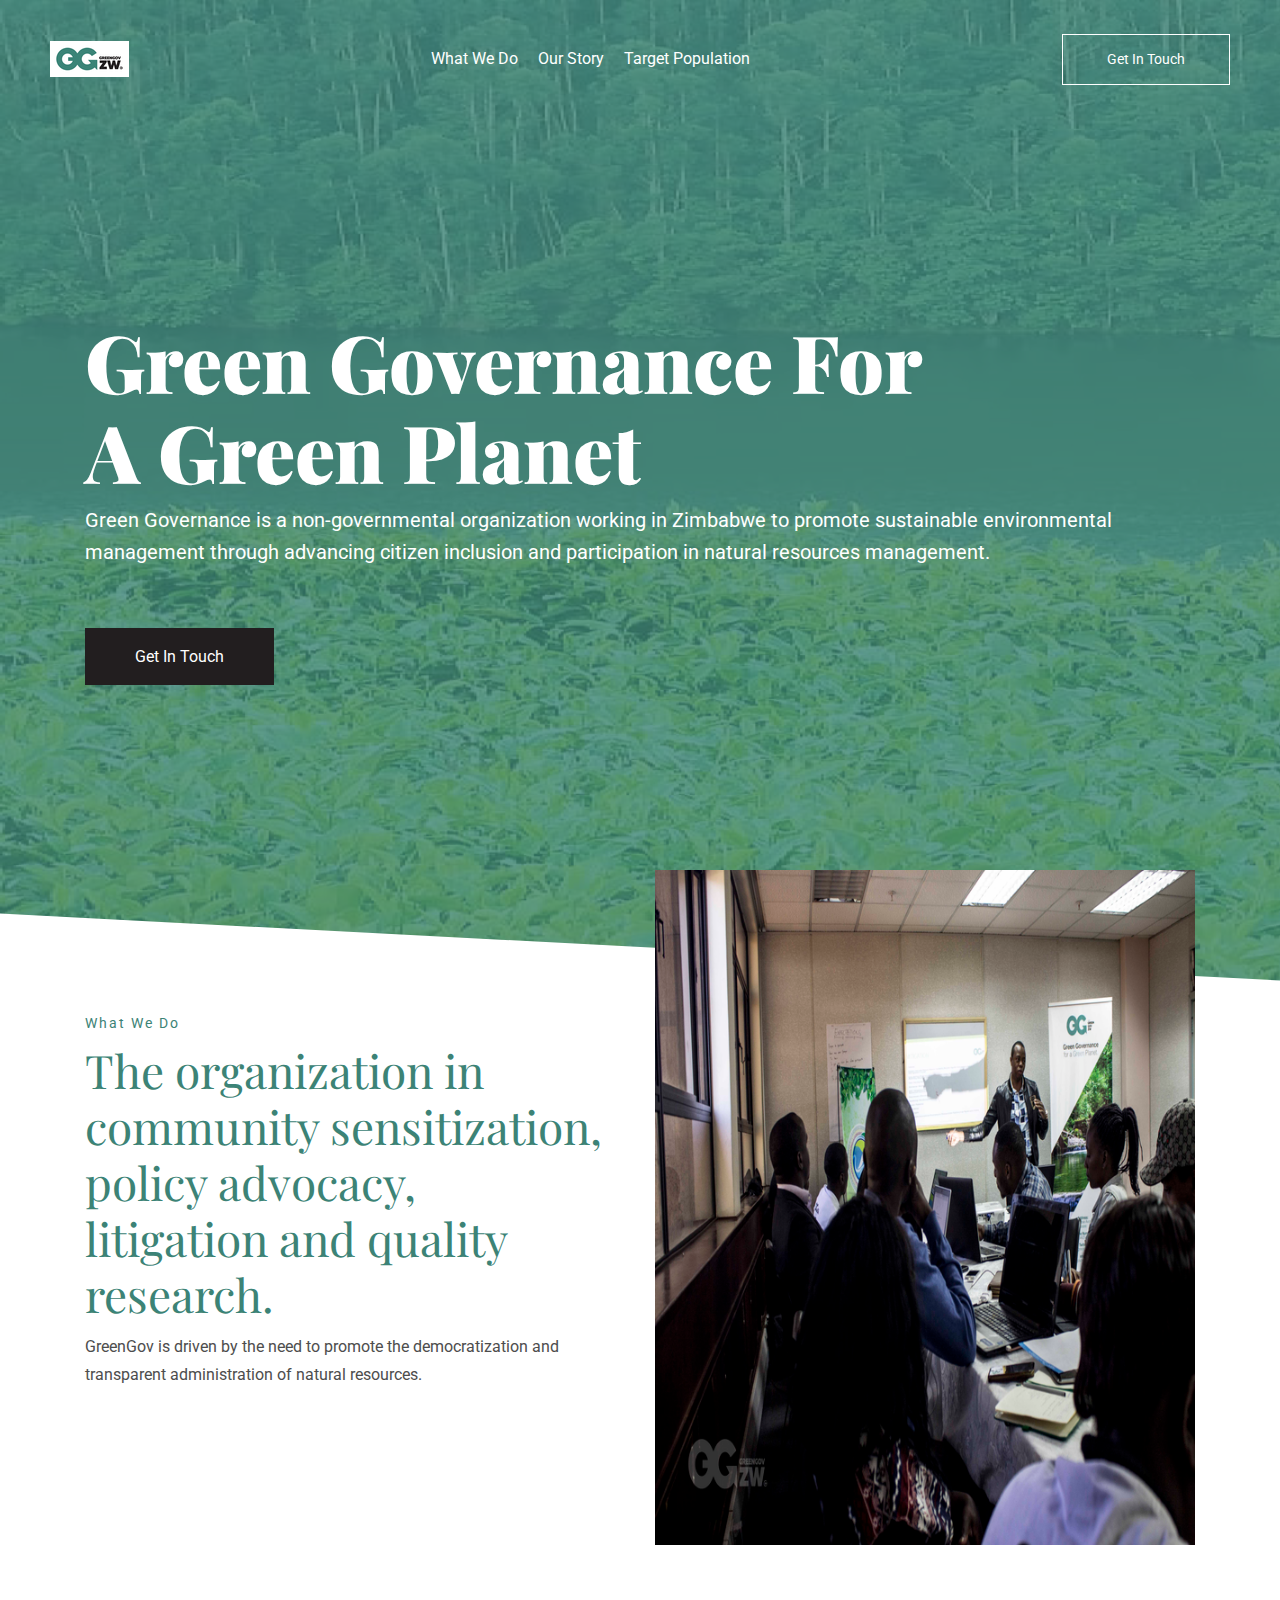
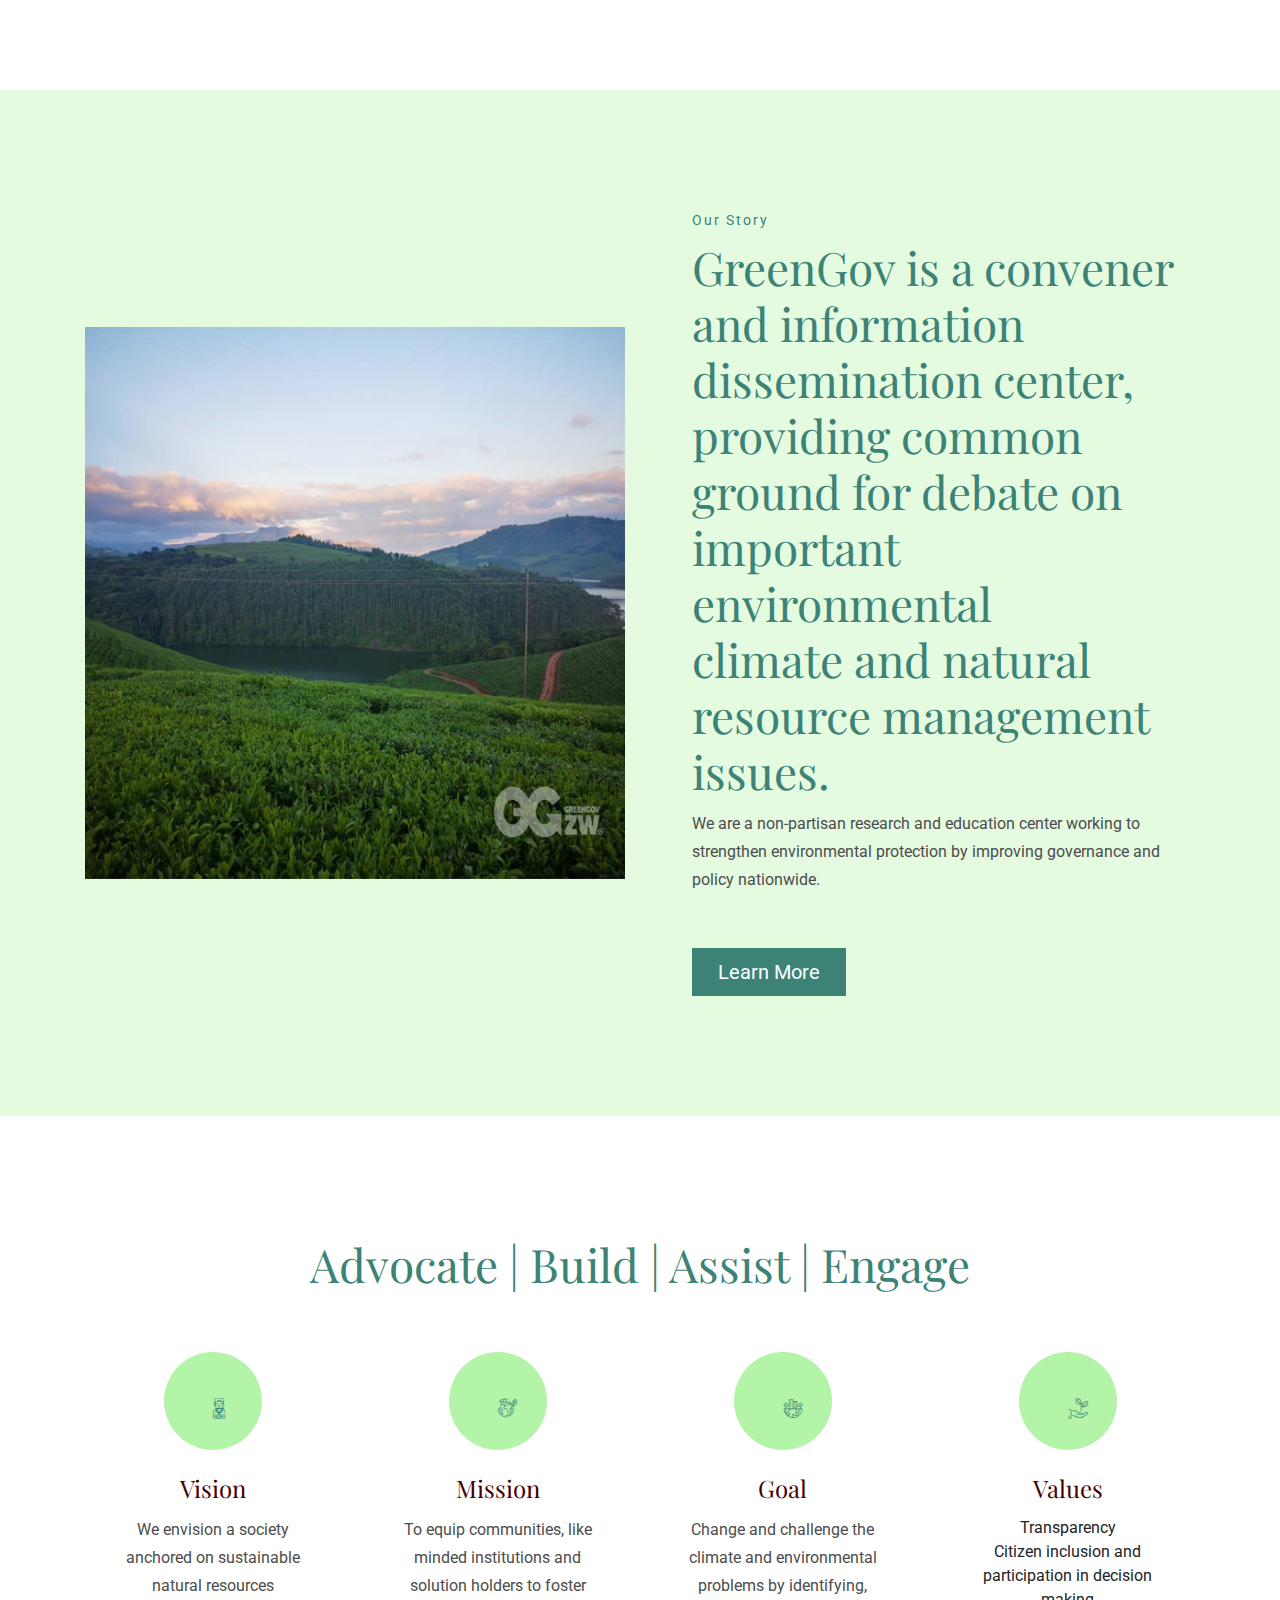
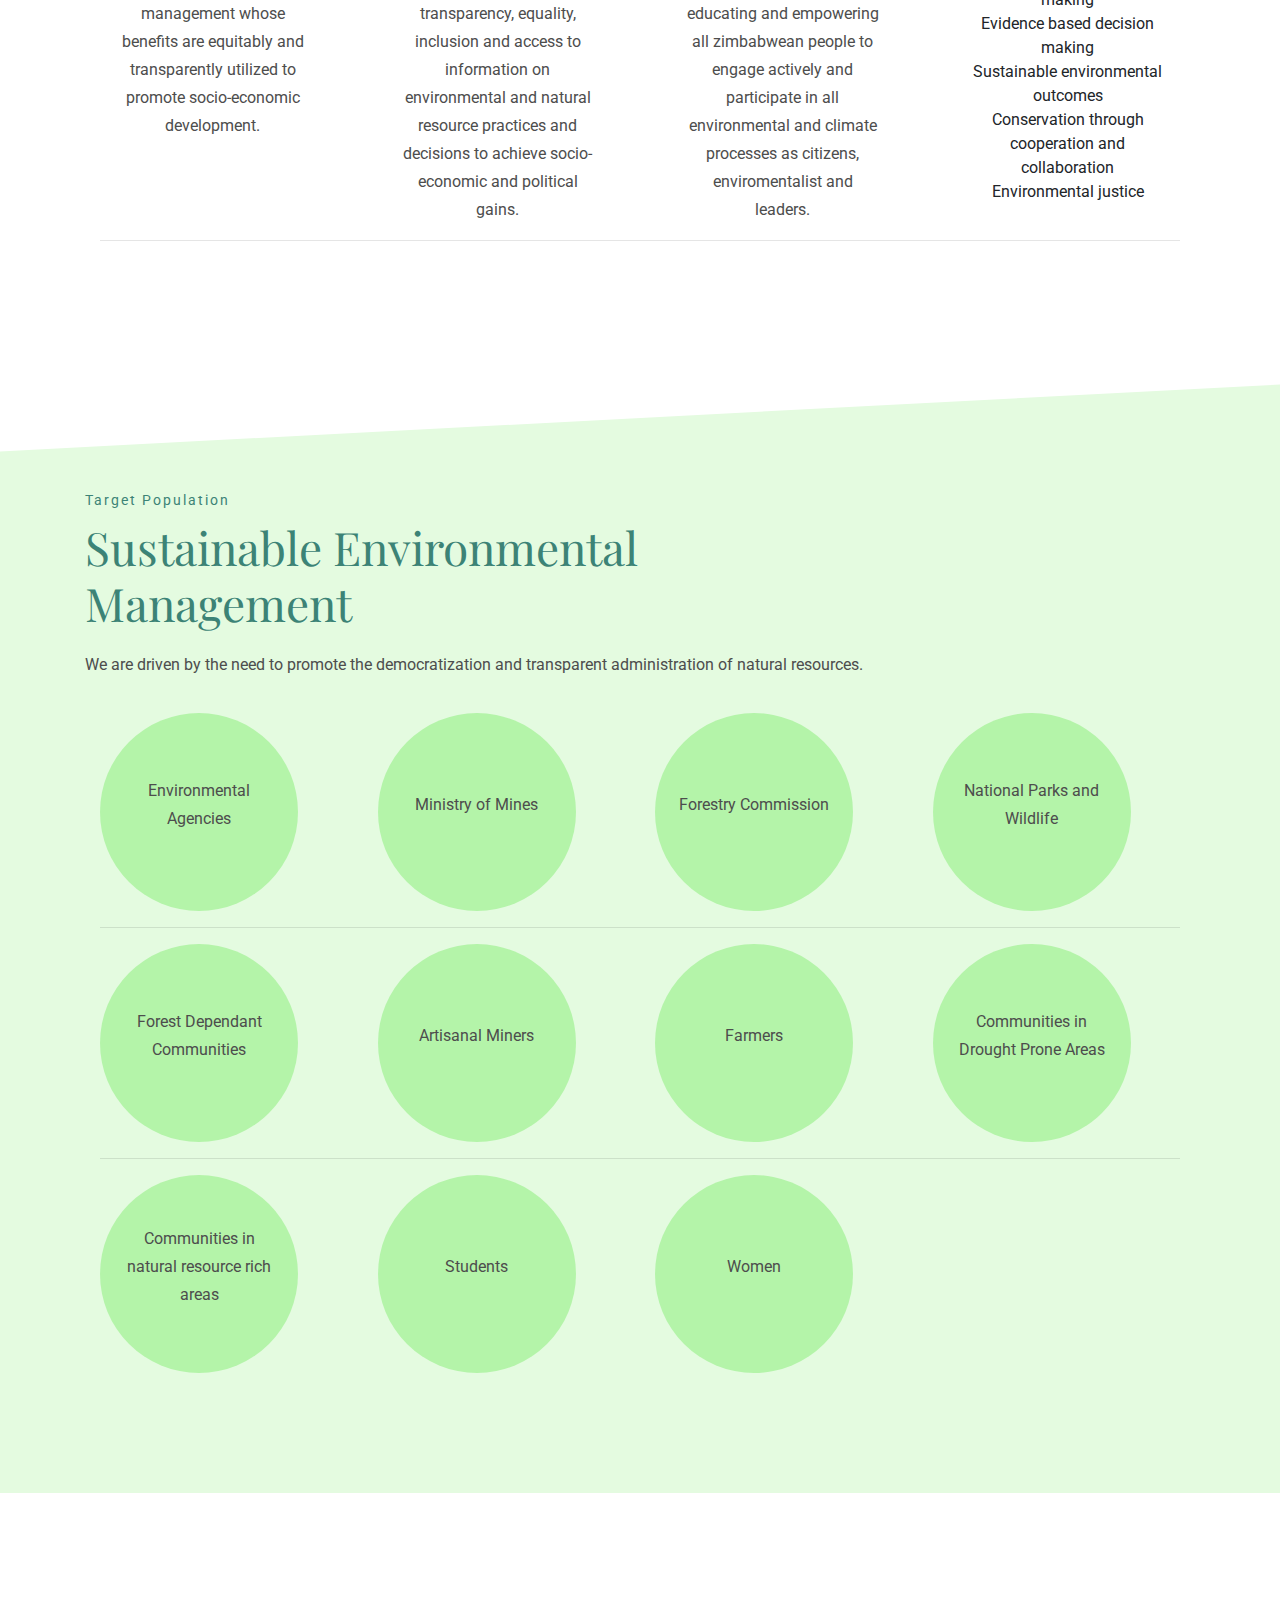
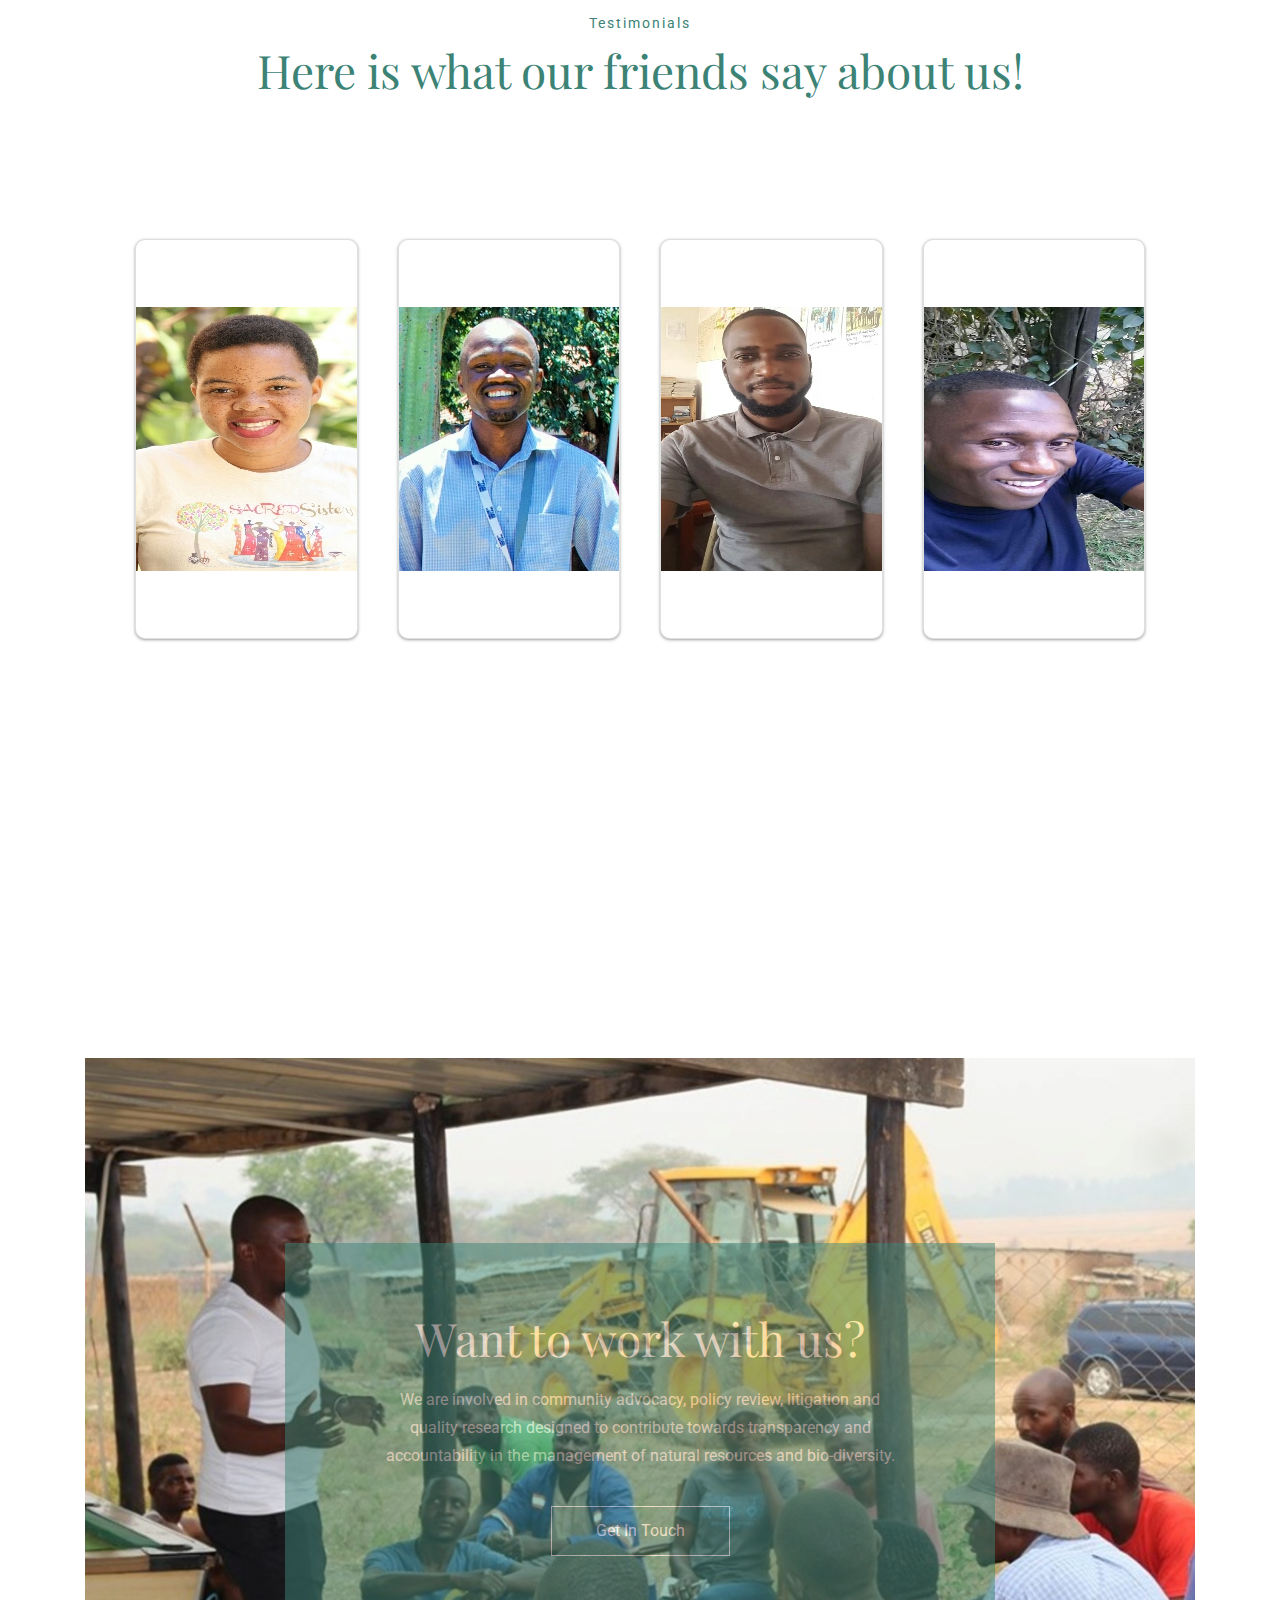
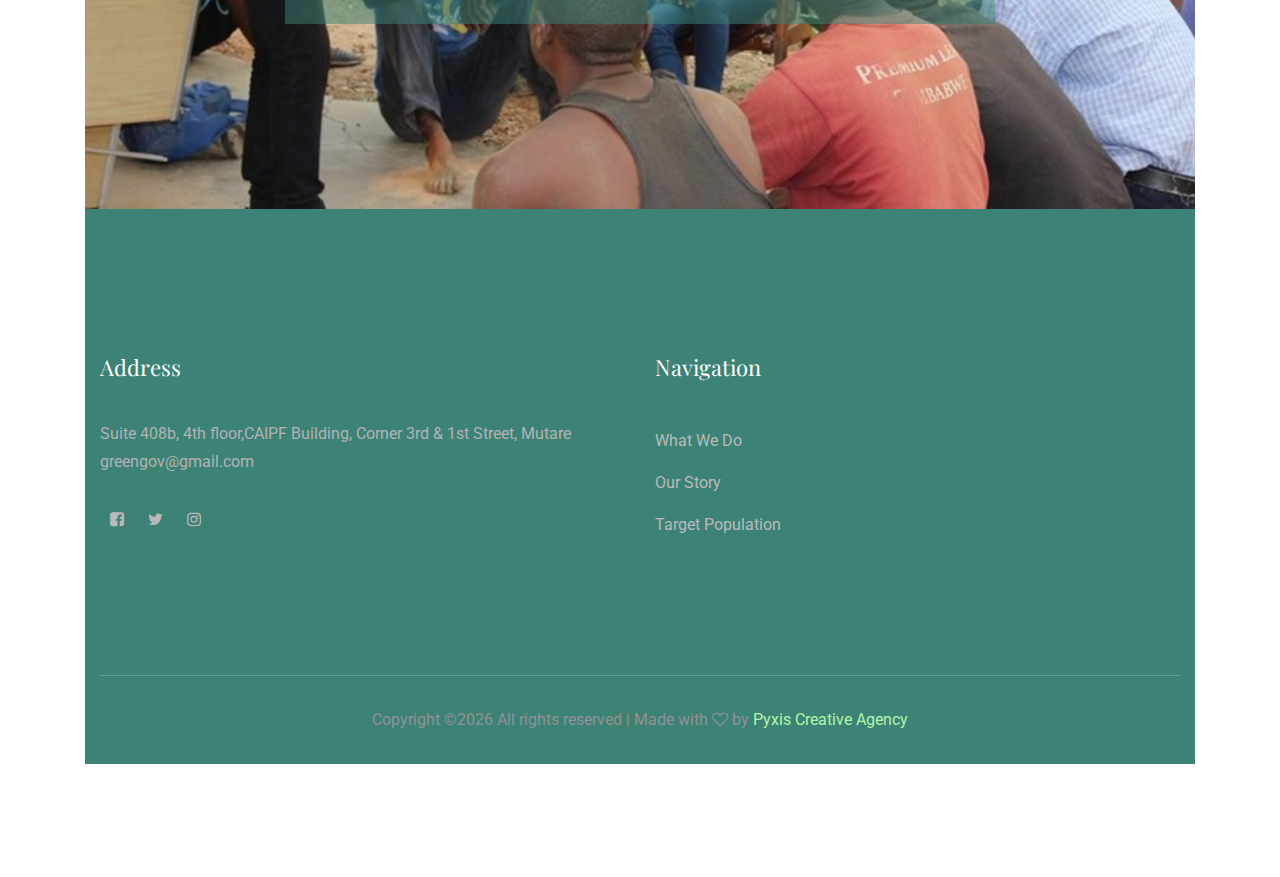
<file: index.html>
<!doctype html>
<html class="no-js" lang="zxx">

<head>
    <meta charset="utf-8">
    <meta http-equiv="x-ua-compatible" content="ie=edge">
    <title>Green Governance Trust</title>
    <meta name="description" content="">
    <meta name="viewport" content="width=device-width, initial-scale=1">

    <!-- <link rel="manifest" href="site.webmanifest"> -->
    <link rel="shortcut icon" type="image/x-icon" href="img/favicon.png">
    <!-- Place favicon.ico in the root directory -->

    <!-- CSS here -->
    <link rel="stylesheet" href="css/bootstrap.min.css">
    <link rel="stylesheet" href="css/owl.carousel.min.css">
    <link rel="stylesheet" href="css/magnific-popup.css">
    <link rel="stylesheet" href="css/font-awesome.min.css">
    <link rel="stylesheet" href="css/themify-icons.css">
    <link rel="stylesheet" href="css/nice-select.css">
    <link rel="stylesheet" href="fonts/flaticon.css">
    <link rel="stylesheet" href="css/animate.css">
    <link rel="stylesheet" href="css/slicknav.css">
    <link rel="stylesheet" href="css/style.css">
    <!-- <link rel="stylesheet" href="css/responsive.css"> -->

    <!-- Favicon -->
    <link rel="apple-touch-icon" sizes="57x57" href="/apple-icon-57x57.png">
    <link rel="apple-touch-icon" sizes="60x60" href="/apple-icon-60x60.png">
    <link rel="apple-touch-icon" sizes="72x72" href="/apple-icon-72x72.png">
    <link rel="apple-touch-icon" sizes="76x76" href="/apple-icon-76x76.png">
    <link rel="apple-touch-icon" sizes="114x114" href="/apple-icon-114x114.png">
    <link rel="apple-touch-icon" sizes="120x120" href="/apple-icon-120x120.png">
    <link rel="apple-touch-icon" sizes="144x144" href="/apple-icon-144x144.png">
    <link rel="apple-touch-icon" sizes="152x152" href="/apple-icon-152x152.png">
    <link rel="apple-touch-icon" sizes="180x180" href="/apple-icon-180x180.png">
    <link rel="icon" type="image/png" sizes="192x192"  href="/android-icon-192x192.png">
    <link rel="icon" type="image/png" sizes="32x32" href="/favicon-32x32.png">
    <link rel="icon" type="image/png" sizes="96x96" href="/favicon-96x96.png">
    <link rel="icon" type="image/png" sizes="16x16" href="/favicon-16x16.png">
    <link rel="manifest" href="/manifest.json">
    <meta name="msapplication-TileColor" content="#ffffff">
    <meta name="msapplication-TileImage" content="/ms-icon-144x144.png">
    <meta name="theme-color" content="#ffffff">

</head>

<body>
    <!--[if lte IE 9]>
            <p class="browserupgrade">You are using an <strong>outdated</strong> browser. Please <a href="https://browsehappy.com/">upgrade your browser</a> to improve your experience and security.</p>
        <![endif]-->

    <!-- header-start -->
    <header>
        <div class="header-area ">
            <div id="sticky-header" class="main-header-area">
                <div class="container-fluid p-0">
                    <div class="row align-items-center justify-content-between no-gutters">
                        <div class="col-xl-2 col-lg-2">
                            <div class="logo-img">
                                <a href="index.html">
                                    <img src="img/logo.png" alt="">
                                </a>
                            </div>
                        </div>
                        <div class="col-xl-7 col-lg-7">
                            <div class="main-menu  d-none d-lg-block">
                                <nav>
                                    <ul id="navigation">
                                        <li><a href="index.html">What We Do</a></li>
                                        <li><a href="about.html">Our Story</a></li>
                                        <li><a href="causes.html">Target Population</a></li>
                                    </ul>
                                </nav>
                            </div>
                        </div>
                        <div class="col-xl-3 col-lg-3 d-none d-lg-block">
                            <div class="donate_now">
                                <a href="#" class="boxed-btn">Get In Touch</a>
                            </div>
                        </div>
                        <div class="col-12">
                            <div class="mobile_menu d-block d-lg-none"></div>
                        </div>
                    </div>
                </div>
            </div>
        </div>
    </header>
    <!-- header-end -->

    <!-- slider_area_start -->
    <div class="slider_area slider_bg_1 d-flex align-items-center">
        <div class="container">
            <div class="row">
                <div class="col-xl-12">
                    <div class="single_slider">
                        <div class="slider_text">
                            <h3>Green Governance For <br>
                                A Green Planet</h3>
                            <p>Green Governance is a non-governmental organization working in Zimbabwe to promote sustainable
                               environmental management through advancing citizen inclusion and participation in natural resources
                               management. </p>
                            <a href="#" class="boxed-btn2">Get In Touch</a>
                        </div>
                    </div>
                </div>
            </div>
        </div>
    </div>
    <!-- slider_area_end -->

    <!-- what we do -->
    <div class="causes_area">
        <div class="container">
            <div class="row align-items-center">
                <div class="col-xl-6 col-md-6">
                    <div class="causes_info">
                        <div class="section_title">
                            <span>What We Do</span>
                            <h3>
                                The organization in <br>
                                community sensitization, policy advocacy, <br>
                                litigation and quality research.
                            </h3>
                        </div>
                        <p>GreenGov is driven by the need to promote <br>
                            the democratization and transparent <br>
                            administration of natural resources.</p>
                    </div>
                </div>
               <div class="col-xl-6 col-md-6">
                    <div class="causes_thumb">
                        <img class="img-fluid" src="img/causes/1.png" alt="">
                    </div>
                </div>
            </div>
        </div>
    </div>
    <!-- causes_area_end -->

    <!-- about_area_start -->
    <div class="about_area gray-bg">
        <div class="container">
            <div class="row align-items-center">
                <div class="col-xl-6 col-md-6">
                    <div class="about_thumb">
                        <img src="img/about/about.png" alt="">
                    </div>
                </div>
                <div class="col-xl-6 col-md-6">
                    <div class="about_right">
                        <div class="section_title">
                            <span>Our Story</span>
                            <h3>
                                GreenGov is a convener and information dissemination center, <br>
                                providing common ground for debate on important environmental <br>
                                climate and natural resource management issues.
                            </h3>
                        </div>
                        <p>We are a non-partisan research and education
                            center working to strengthen environmental protection by improving governance and
                            policy nationwide.</p>
                        <a href="#" class="boxed_btn3">Learn More</a>
                    </div>
                </div>
            </div>
        </div>
    </div>
    <!-- about_area_end -->

    <!-- servce_area_start -->
    <div class="servce_area">
        <div class="container">
            <div class="row">
                <div class="col-xl-12">
                    <div class="section_title text-center mb-60">
                  <!--      <span>Target Population</span> -->
                        <h3>
                            Advocate | Build | Assist | Engage
                        </h3>
                    </div>
                </div>
            </div>
            <div class="row">
                <div class="col-xl-3 col-md-3">
                    <div class="single_serve text-center">
                        <div class="serve_icon">
                            <i class="flaticon-care-taker"></i>
                        </div>
                        <h3>Vision</h3>
                        <p>We envision a society anchored on sustainable natural resources management
                          whose benefits are equitably and transparently utilized to promote socio-economic development.
                        </p>
                    </div>
                </div>
                <div class="col-xl-3 col-md-3">
                    <div class="single_serve text-center">
                        <div class="serve_icon">
                            <i class="flaticon-planet-earth"></i>
                        </div>
                        <h3>Mission</h3>
                        <p>To equip communities, like minded institutions and solution holders to foster transparency, equality,
                          inclusion and access to information on environmental and natural resource practices and decisions to
                          achieve socio-economic and political gains.
                        </p>
                    </div>
                </div>
                <div class="col-xl-3 col-md-3">
                    <div class="single_serve text-center">
                        <div class="serve_icon">
                            <i class="flaticon-earth-city"></i>
                        </div>
                        <h3>Goal</h3>
                        <p>Change and challenge the climate and environmental problems by identifying, educating and empowering all
                           zimbabwean people to engage actively and participate in all environmental and climate processes as citizens,
                            enviromentalist and leaders.
                        </p>
                    </div>
                </div>
                <div class="col-xl-3 col-md-3">
                    <div class="single_serve text-center">
                        <div class="serve_icon">
                            <i class="flaticon-eco-hand"></i>
                        </div>
                        <h3>Values</h3>

                          <ul>
                            <li>Transparency</li>
                            <li>Citizen inclusion and participation in decision making</li>
                            <li>Evidence based decision making</li>
                            <li>Sustainable environmental outcomes</li>
                            <li>Conservation through cooperation and collaboration</li>
                            <li>Environmental justice</li>
                          </ul>

                    </div>
                </div>
            </div>

            <div class="container">
              <hr>
            </div>

        </div>
    </div>
    <!-- servce_area_end -->

    <!-- help_area_start -->
    <div class="help_area gray-bg">
        <div class="container">
            <div class="row align-items-center">
                <div class="col-xl-12">
                    <div class="help_info">
                        <div class="section_title">
                            <span>Target Population</span>
                            <h3>
                                Sustainable Environmental <br>
                                 Management
                            </h3>
                        </div>
                        <p>We are driven by the need to promote the democratization and transparent administration of natural resources.</p>
                    </div>
                </div>
              </div>
        <div class="container">
            <div class="row align-items-center">
                    <div class="col-xl-3 col-sm-6">
                  <div class="res-circle">
                    <div class="circle-txt"><p>Environmental Agencies</p></div>
                  </div>
                </div>

                    <div class="col-xl-3 col-sm-6">
                  <div class="res-circle">
                    <div class="circle-txt"><p>Ministry of Mines</p></div>
                  </div>
                </div>

                    <div class="col-xl-3 col-sm-6">
                  <div class="res-circle">
                    <div class="circle-txt"><p>Forestry Commission</p></div>
                  </div>
                </div>

                    <div class="col-xl-3 col-sm-6">
                  <div class="res-circle">
                    <div class="circle-txt"><p>National Parks and Wildlife</p></div>
                  </div>
                </div>
              </div>
              <hr>

            <div class="row align-items-center">
                    <div class="col-xl-3 col-sm-6">
                  <div class="res-circle">
                    <div class="circle-txt"><p>Forest Dependant Communities</p></div>
                  </div>
                </div>

                    <div class="col-xl-3 col-sm-6">
                  <div class="res-circle">
                    <div class="circle-txt"><p>Artisanal Miners</p></div>
                  </div>
                </div>

                  <div class="col-xl-3 col-sm-6">
                      <div class="res-circle">
                        <div class="circle-txt"><p>Farmers</p></div>
                      </div>
                    </div>

                    <div class="col-xl-3 col-sm-6">
                      <div class="res-circle">
                        <div class="circle-txt"><p>Communities in Drought Prone Areas</p></div>
                      </div>
                    </div>
                  </div>
                  <hr>

            <div class="row align-items-center">
                    <div class="col-xl-3 col-sm-6">
                      <div class="res-circle">
                        <div class="circle-txt"><p>Communities in natural resource rich areas</p></div>
                      </div>
                    </div>

                    <div class="col-xl-3 col-sm-6">
                      <div class="res-circle">
                        <div class="circle-txt"><p>Students</p></div>
                      </div>
                    </div>

                    <div class="col-xl-3 col-sm-6">
                      <div class="res-circle">
                        <div class="circle-txt"><p>Women</p></div>
                      </div>
                    </div>
              </div>
            </div>

            </div>
          </div>
        </div>
    </div>
    <!-- help_area_end -->

    <!-- testimonials -->
    <div class="volunteers_area">
        <div class="container">
            <div class="row">
                <div class="col-xl-12">
                    <div class="section_title text-center mb-60">
                        <span>Testimonials</span>
                        <h3>
                            Here is what our friends say about us!
                        </h3>
                    </div>
                </div>
            </div>
            <div class="row">
                <div class="col-xl-12">
                  <div class="scene">
    <label class="card-wrap">
        <input type="checkbox" class="flipcard">
        <div class="card">
            <div class="front card-face">
                <img src="img/volunteers/1.jpg" alt="" class="card-photo">
            </div>
            <div class="back card-face">
                <p>Green Gov made me understand the impact of climate change on girls and women in rural areas.
                  Key policy positions should be taken to address the impact of climate change on rural communities.
                </p>
            </div>
        </div>
    </label>

    <label class="card-wrap">
        <input type="checkbox" class="flipcard">
        <div class="card">
            <div class="front card-face">
                <img src="img/volunteers/2.jpg" alt="" class="card-photo">
            </div>
            <div class="back card-face">
                <p>Green Gov introduced me to a world of sustainable environmental management. I have immensely benefited
                  from the activities in artisanal mining communities in and around Manicaland.
                </p>
            </div>
        </div>
    </label>

    <label class="card-wrap">
        <input type="checkbox" class="flipcard">
        <div class="card">
            <div class="front card-face">
                <img src="img/volunteers/3.jpg" alt="" class="card-photo">
            </div>
            <div class="back card-face">
                <p>Green Gov has given me the chance to understand the sustainable development goals and most
                  importantly our role as young people in the realisation of the global goals.
                </p>
            </div>
        </div>
    </label>

    <label class="card-wrap">
        <input type="checkbox" class="flipcard">
        <div class="card">
            <div class="front card-face">
                <img src="img/volunteers/4.jpg" alt="" class="card-photo">
            </div>
            <div class="back card-face">
                <p>Green Gov has made me understand that there needs to be a compromise between artisanal mining
                  and environmental conservation. Sustainable mining should be advocated to resuscitate ecosystems
                   in mining communities.
                </p>
            </div>
        </div>
    </label>

            </div>
        </div>
    </div>
    <!-- testimonials_area_end -->

    <!-- become_volunter_start -->
    <div class="become_volunter volunter_bg_1">
        <div class="container">
            <div class="row">
                <div class="col-xl-8 offset-xl-2 col-md-10 offset-md-1">
                    <div class="volunter_text text-center">
                        <h3>Want to work with us?</h3>
                        <p>We are involved in community advocacy, policy review, litigation and quality research designed
                          to contribute towards transparency and accountability in the management of natural resources and bio-diversity.</p>
                        <a class="boxed-btn4" href="#">Get In Touch</a>
                    </div>
                </div>
            </div>
        </div>
    </div>
    <!-- become_volunter_end -->

    <!-- footer_start -->
    <footer class="footer">
        <div class="footer_top">
            <div class="container">
                <div class="row">
              <!--      <div class="col-xl-3 col-md-6 col-lg-3">
                        <div class="footer_widget">
                            <h3 class="footer_title">
                                Work With Us
                            </h3>
                            <p class="footer_text doanar"> <a class="first" href="#">Become a Volunteer</a> <br><a
                                    href="#">Become a Donner</a></p>

                        </div>
                    </div> -->
                    <div class="col-xl-6 col-md-6 col-lg-3">
                        <div class="footer_widget">
                            <h3 class="footer_title">
                                address
                            </h3>
                            <p class="footer_text">Suite 408b, 4th floor,CAIPF Building, Corner 3rd &amp 1st Street, Mutare <br>
                                <a class="domain" href="#">greengov@gmail.com</a></p>
                            <div class="socail_links">
                                <ul>
                                    <li>
                                        <a href="https://www.facebook.com/greengovzw/">
                                            <i class="fa fa-facebook-square"></i>
                                        </a>
                                    </li>
                                    <li>
                                        <a href="https://twitter.com/greengovzw1">
                                            <i class="fa fa-twitter"></i>
                                        </a>
                                    </li>
                                    <li>
                                        <a href="https://www.instagram.com/@GreenGovZw">
                                            <i class="fa fa-instagram"></i>
                                        </a>
                                    </li>
                                </ul>
                            </div>
                        </div>
                    </div>
                    <div class="col-xl-6 col-md-6 col-lg-2">
                        <div class="footer_widget">
                            <h3 class="footer_title">
                                Navigation
                            </h3>
                            <ul>
                                <li><a href="#">What We Do</a></li>
                                <li><a href="#">Our Story</a></li>
                                <li><a href="#">Target Population</a></li>
                            </ul>
                        </div>
                    </div>
                </div>
            </div>
        </div>
        <div class="copy-right_text">
            <div class="container">
                <div class="footer_border"></div>
                <div class="row">
                    <div class="col-xl-12">
                        <p class="copy_right text-center">
Copyright &copy;<script>document.write(new Date().getFullYear());</script> All rights reserved | Made with <i class="fa fa-heart-o" aria-hidden="true"></i> by <a href="#" target="_blank">Pyxis Creative Agency</a>

                        </p>
                    </div>
                </div>
            </div>
        </div>
    </footer>
    <!-- footer_end -->


    <!-- JS here -->
    <script src="js/vendor/modernizr-3.5.0.min.js"></script>
    <script src="js/vendor/jquery-1.12.4.min.js"></script>
    <script src="js/popper.min.js"></script>
    <script src="js/bootstrap.min.js"></script>
    <script src="js/owl.carousel.min.js"></script>
    <script src="js/isotope.pkgd.min.js"></script>
    <script src="js/ajax-form.js"></script>
    <script src="js/waypoints.min.js"></script>
    <script src="js/jquery.counterup.min.js"></script>
    <script src="js/imagesloaded.pkgd.min.js"></script>
    <script src="js/scrollIt.js"></script>
    <script src="js/jquery.scrollUp.min.js"></script>
    <script src="js/wow.min.js"></script>
    <script src="js/nice-select.min.js"></script>
    <script src="js/jquery.slicknav.min.js"></script>
    <script src="js/jquery.magnific-popup.min.js"></script>
    <script src="js/plugins.js"></script>

    <!--contact js-->
    <script src="js/contact.js"></script>
    <script src="js/jquery.ajaxchimp.min.js"></script>
    <script src="js/jquery.form.js"></script>
    <script src="js/jquery.validate.min.js"></script>
    <script src="js/mail-script.js"></script>

    <script src="js/main.js"></script>

</body>

</html>
</file>
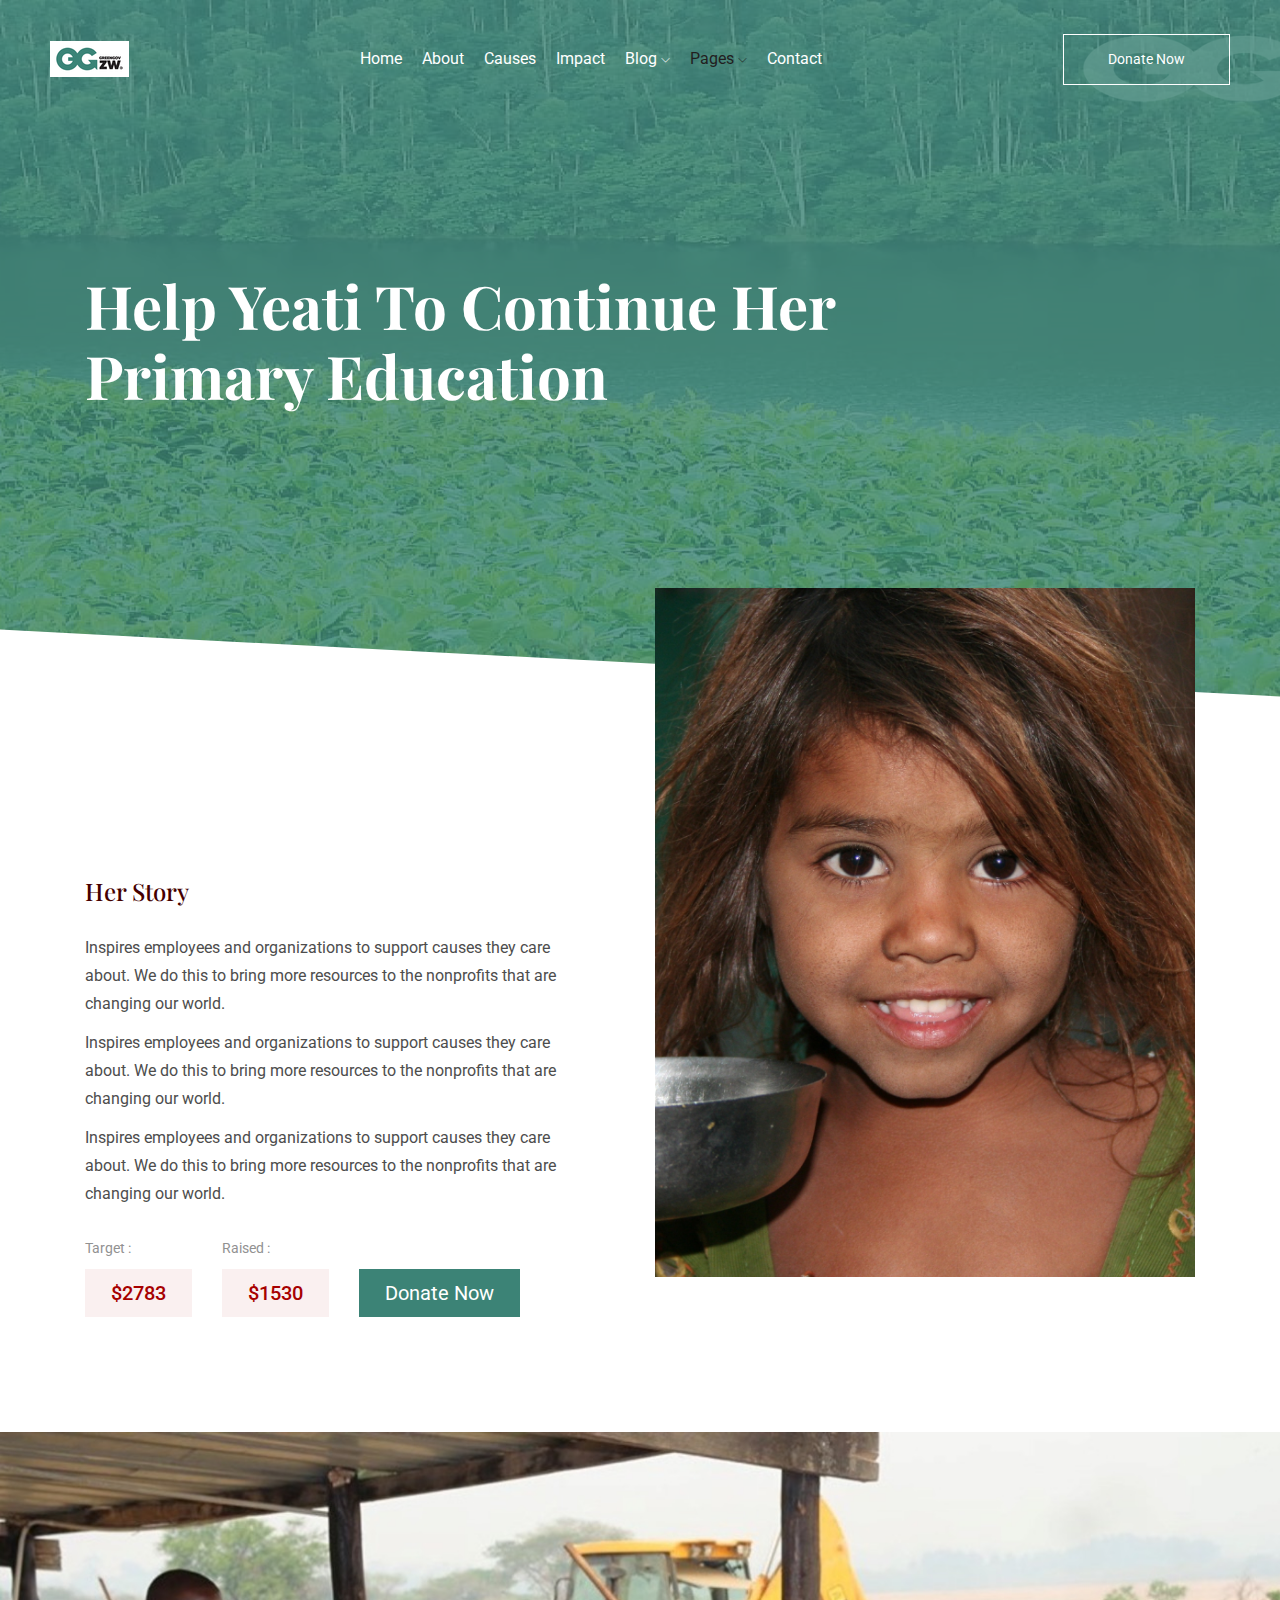
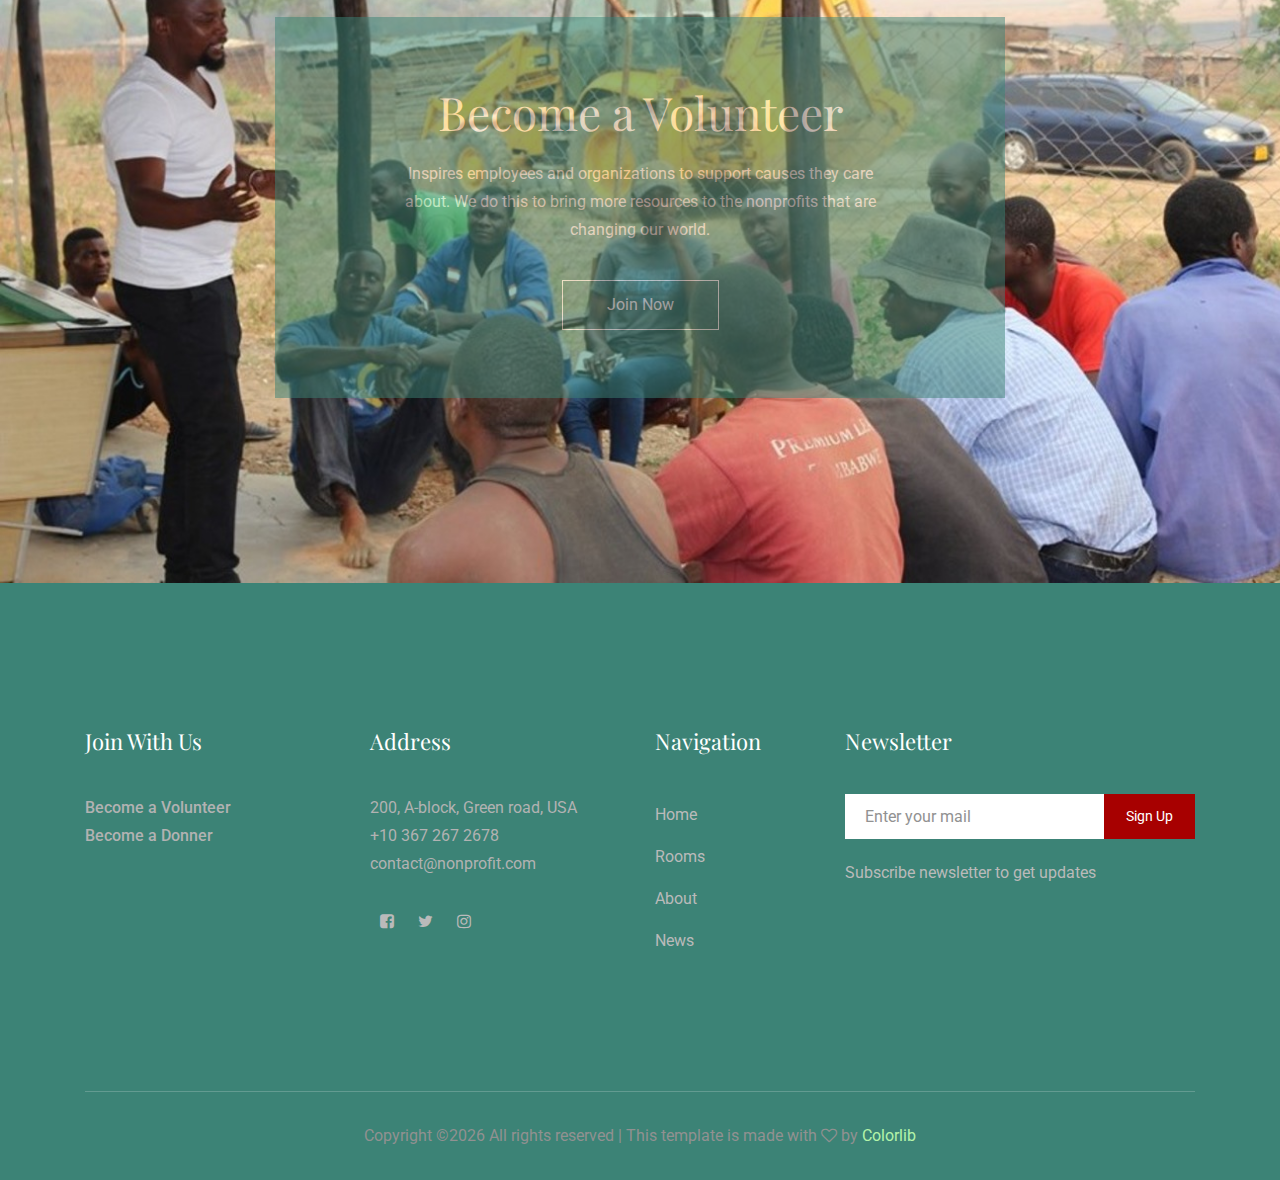
<file: causes-details.html>
<!doctype html>
<html class="no-js" lang="zxx">

<head>
    <meta charset="utf-8">
    <meta http-equiv="x-ua-compatible" content="ie=edge">
    <title>Non profit</title>
    <meta name="description" content="">
    <meta name="viewport" content="width=device-width, initial-scale=1">

    <!-- <link rel="manifest" href="site.webmanifest"> -->
    <link rel="shortcut icon" type="image/x-icon" href="img/favicon.png">
    <!-- Place favicon.ico in the root directory -->

    <!-- CSS here -->
    <link rel="stylesheet" href="css/bootstrap.min.css">
    <link rel="stylesheet" href="css/owl.carousel.min.css">
    <link rel="stylesheet" href="css/magnific-popup.css">
    <link rel="stylesheet" href="css/font-awesome.min.css">
    <link rel="stylesheet" href="css/themify-icons.css">
    <link rel="stylesheet" href="css/nice-select.css">
    <link rel="stylesheet" href="css/flaticon.css">
    <link rel="stylesheet" href="css/animate.css">
    <link rel="stylesheet" href="css/slicknav.css">
    <link rel="stylesheet" href="css/style.css">
    <!-- <link rel="stylesheet" href="css/responsive.css"> -->
</head>

<body>
    <!--[if lte IE 9]>
            <p class="browserupgrade">You are using an <strong>outdated</strong> browser. Please <a href="https://browsehappy.com/">upgrade your browser</a> to improve your experience and security.</p>
        <![endif]-->

    <!-- header-start -->
    <header>
        <div class="header-area ">
            <div id="sticky-header" class="main-header-area">
                <div class="container-fluid p-0">
                    <div class="row align-items-center justify-content-between no-gutters">
                        <div class="col-xl-2 col-lg-2">
                            <div class="logo-img">
                                <a href="index.html">
                                    <img src="img/logo.png" alt="">
                                </a>
                            </div>
                        </div>
                        <div class="col-xl-7 col-lg-7">
                            <div class="main-menu  d-none d-lg-block">
                                <nav>
                                    <ul id="navigation">
                                        <li><a href="index.html">home</a></li>
                                        <li><a href="about.html">About</a></li>
                                        <li><a href="causes.html">causes</a></li>
                                        <li><a href="impact.html">impact</a></li>

                                        <li><a href="#">blog <i class="ti-angle-down"></i></a>
                                            <ul class="submenu">
                                                <li><a href="blog.html">blog</a></li>
                                                <li><a href="single-blog.html">single-blog</a></li>
                                            </ul>
                                        </li>
                                        <li><a class="active" href="#">pages <i class="ti-angle-down"></i></a>
                                            <ul class="submenu">
                                                <li><a href="project-details.html">project-details</a></li>
                                                <li><a href="elements.html">elements</a></li>
                                            </ul>
                                        </li>
                                        <li><a href="contact.html">Contact</a></li>
                                    </ul>
                                </nav>
                            </div>
                        </div>
                        <div class="col-xl-3 col-lg-3 d-none d-lg-block">
                            <div class="donate_now">
                                <a href="#" class="boxed-btn">Donate Now</a>
                            </div>
                        </div>
                        <div class="col-12">
                            <div class="mobile_menu d-block d-lg-none"></div>
                        </div>
                    </div>
                </div>
            </div>
        </div>
    </header>
    <!-- header-end -->

    <!-- breadcam_area_start -->
    <div class="breadcam_area bradcam_bg">
        <div class="container">
            <div class="row">
                <div class="col-xl-12">
                    <div class="breadcam_text">
                        <h3>Help Yeati to continue her <br>
                            Primary Education</h3>
                    </div>
                </div>
            </div>
        </div>
    </div>
    <!-- breadcam_area_end -->

    <!-- causes_area_start -->
    <div class="causes_area causes_area2">
        <div class="container">
            <div class="row align-items-end">
                <div class="col-xl-6 col-md-6">
                    <div class="causes_info">
                        <div class="section_title ">
                            <h4>Her Story</h4>
                        </div>
                        <p>Inspires employees and organizations to support causes they care 
                            about. We do this to bring more resources to the nonprofits that are 
                            changing our world.</p>
                        <p>Inspires employees and organizations to support causes they care 
                            about. We do this to bring more resources to the nonprofits that are 
                            changing our world.</p>
                        <p class="last_para">Inspires employees and organizations to support causes they care 
                            about. We do this to bring more resources to the nonprofits that are 
                            changing our world.</p>
                        <div class="target_rais_area d-flex">
                            <div class="single_raise">
                                <span>target :</span>
                                <h4>$2783</h4>
                            </div>
                            <div class="single_raise">
                                <span>raised :</span>
                                <h4>$1530</h4>
                            </div>
                            <div class="doante_btn">
                                <a href="#" class="boxed_btn3" >Donate Now</a>
                            </div>
                        </div>
                    </div>
                </div>
                <div class="col-xl-6 col-md-6">
                    <div class="causes_thumb">
                        <img class="img-fluid" src="img/causes/causes.png" alt="">
                        <div class="custom_progress_bar">
                            <div class="progress">
                                <div class="progress-bar wow slideInLeft" role="progressbar" aria-valuenow="60" aria-valuemin="0" aria-valuemax="100" style="width:60%">
                                    <div class="value_progress">
                                        <span>60%</span>
                                    </div>
                                </div>
                              </div>
                        </div>
                    </div>
                </div>
            </div>
        </div>
    </div>
    <!-- causes_area_end -->

    <!-- become_volunter_start -->
    <div class="become_volunter volunter_bg_1">
        <div class="container">
            <div class="row">
                <div class="col-xl-8 offset-xl-2 col-md-10 offset-md-1">
                    <div class="volunter_text text-center">
                        <h3>Become a Volunteer</h3>
                        <p>Inspires employees and organizations to support causes they care <br>
                                about. We do this to bring more resources to the nonprofits that are 
                                changing our world.</p>
                        <a  class="boxed-btn4" href="#">Join Now</a>
                    </div>
                </div>
            </div>
        </div>
    </div>
    <!-- become_volunter_end -->
    <footer class="footer">
            <div class="footer_top">
                <div class="container">
                    <div class="row">
                        <div class="col-xl-3 col-md-6 col-lg-3">
                            <div class="footer_widget">
                                <h3 class="footer_title">
                                     Join With Us
                                </h3>
                                <p class="footer_text doanar"> <a class="first" href="#">Become a Volunteer</a> <br><a href="#">Become a Donner</a></p>
                                
                            </div>
                        </div>
                        <div class="col-xl-3 col-md-6 col-lg-3">
                            <div class="footer_widget">
                                <h3 class="footer_title">
                                        address
                                </h3>
                                <p class="footer_text">200, A-block, Green road, USA <br>
                                        +10 367 267 2678 <br>
                                        <a class="domain" href="#">contact@nonprofit.com</a></p>
                                <div class="socail_links">
                                    <ul>
                                        <li>
                                            <a href="#">
                                                <i class="fa fa-facebook-square"></i>
                                            </a>
                                        </li>
                                        <li>
                                            <a href="#">
                                                <i class="fa fa-twitter"></i>
                                            </a>
                                        </li>
                                        <li>
                                            <a href="#">
                                                <i class="fa fa-instagram"></i>
                                            </a>
                                        </li>
                                    </ul>
                                </div>
                            </div>
                        </div>
                        <div class="col-xl-2 col-md-6 col-lg-2">
                            <div class="footer_widget">
                                <h3 class="footer_title">
                                    Navigation
                                </h3>
                                <ul>
                                    <li><a href="#">Home</a></li>
                                    <li><a href="#">Rooms</a></li>
                                    <li><a href="#">About</a></li>
                                    <li><a href="#">News</a></li>
                                </ul>
                            </div>
                        </div>
                        <div class="col-xl-4 col-md-6 col-lg-4">
                            <div class="footer_widget">
                                <h3 class="footer_title">
                                    Newsletter
                                </h3>
                                <form action="#" class="newsletter_form">
                                    <input type="text" placeholder="Enter your mail">
                                    <button type="submit">Sign Up</button>
                                </form>
                                <p class="newsletter_text">Subscribe newsletter to get updates</p>
                            </div>
                        </div>
                    </div>
                </div>
            </div>
            <div class="copy-right_text">
                <div class="container">
                    <div class="footer_border"></div>
                    <div class="row">
                        <div class="col-xl-12">
                            <p class="copy_right text-center">
                                <!-- Link back to Colorlib can't be removed. Template is licensed under CC BY 3.0. -->
Copyright &copy;<script>document.write(new Date().getFullYear());</script> All rights reserved | This template is made with <i class="fa fa-heart-o" aria-hidden="true"></i> by <a href="https://colorlib.com" target="_blank">Colorlib</a>
<!-- Link back to Colorlib can't be removed. Template is licensed under CC BY 3.0. -->
                            </p>
                        </div>
                    </div>
                </div>
            </div>
        </footer>
    <!-- JS here -->
    <script src="js/vendor/modernizr-3.5.0.min.js"></script>
    <script src="js/vendor/jquery-1.12.4.min.js"></script>
    <script src="js/popper.min.js"></script>
    <script src="js/bootstrap.min.js"></script>
    <script src="js/owl.carousel.min.js"></script>
    <script src="js/isotope.pkgd.min.js"></script>
    <script src="js/ajax-form.js"></script>
    <script src="js/waypoints.min.js"></script>
    <script src="js/jquery.counterup.min.js"></script>
    <script src="js/imagesloaded.pkgd.min.js"></script>
    <script src="js/scrollIt.js"></script>
    <script src="js/jquery.scrollUp.min.js"></script>
    <script src="js/wow.min.js"></script>
    <script src="js/nice-select.min.js"></script>
    <script src="js/jquery.slicknav.min.js"></script>
    <script src="js/jquery.magnific-popup.min.js"></script>
    <script src="js/plugins.js"></script>

    <!--contact js-->
    <script src="js/contact.js"></script>
    <script src="js/jquery.ajaxchimp.min.js"></script>
    <script src="js/jquery.form.js"></script>
    <script src="js/jquery.validate.min.js"></script>
    <script src="js/mail-script.js"></script>

    <script src="js/main.js"></script>

</body>

</html>
</file>
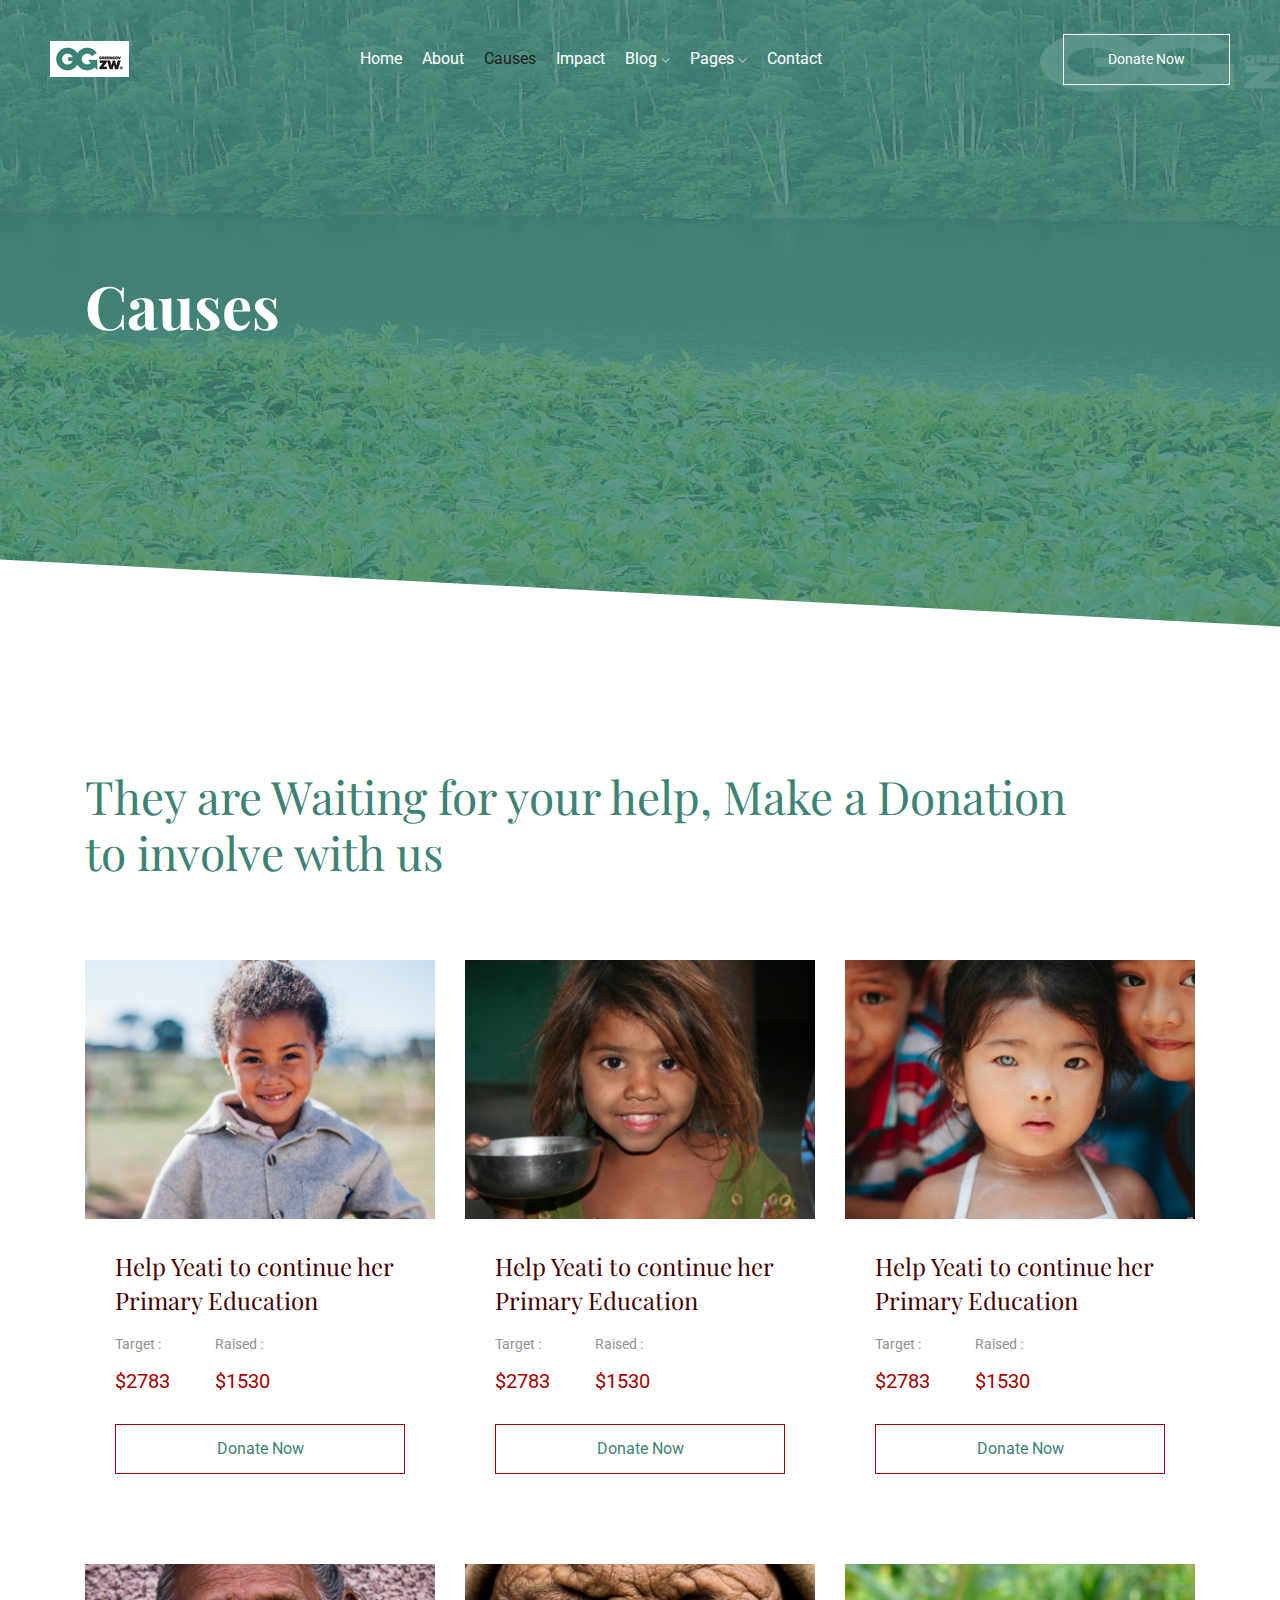
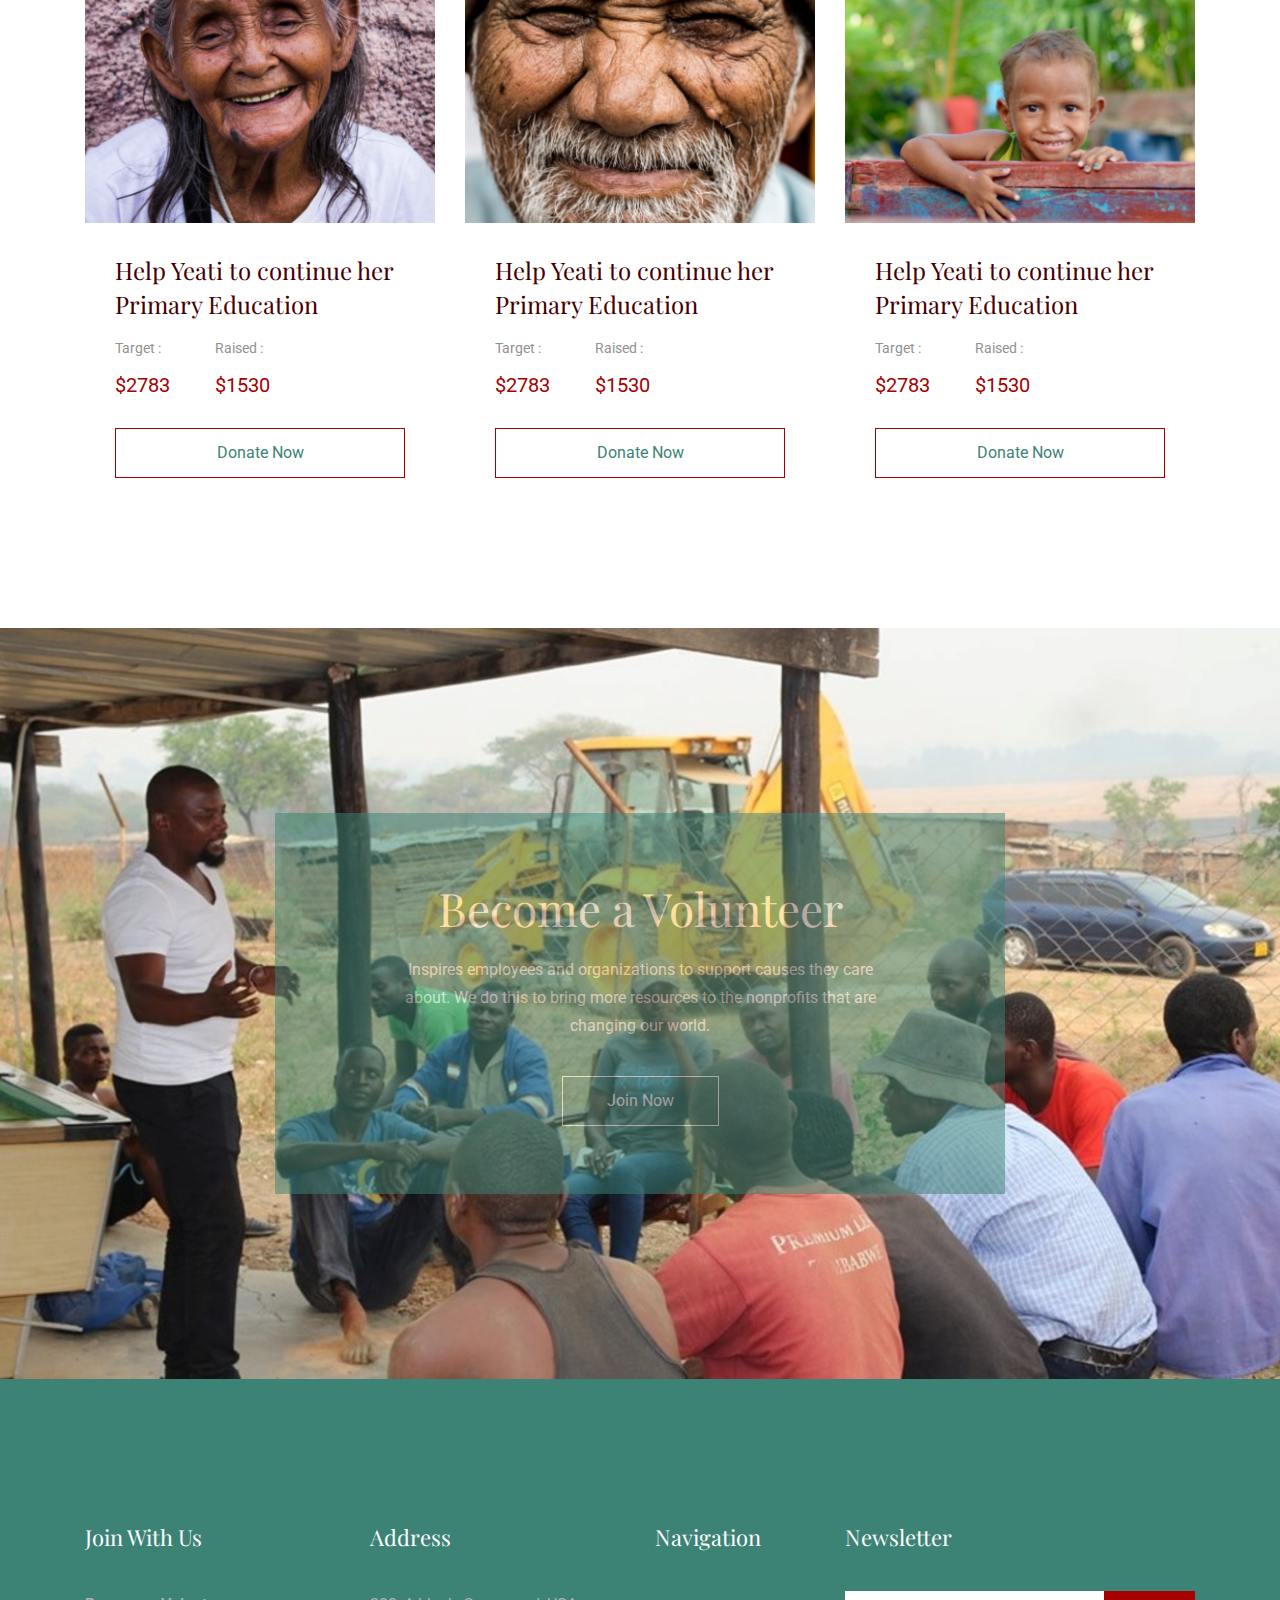
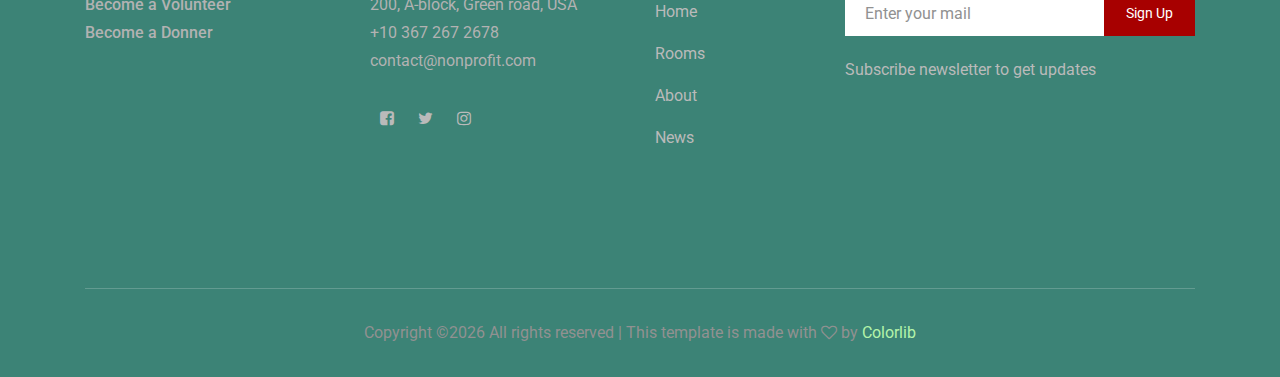
<file: causes.html>
<!doctype html>
<html class="no-js" lang="zxx">

<head>
    <meta charset="utf-8">
    <meta http-equiv="x-ua-compatible" content="ie=edge">
    <title>Non profit</title>
    <meta name="description" content="">
    <meta name="viewport" content="width=device-width, initial-scale=1">

    <!-- <link rel="manifest" href="site.webmanifest"> -->
    <link rel="shortcut icon" type="image/x-icon" href="img/favicon.png">
    <!-- Place favicon.ico in the root directory -->

    <!-- CSS here -->
    <link rel="stylesheet" href="css/bootstrap.min.css">
    <link rel="stylesheet" href="css/owl.carousel.min.css">
    <link rel="stylesheet" href="css/magnific-popup.css">
    <link rel="stylesheet" href="css/font-awesome.min.css">
    <link rel="stylesheet" href="css/themify-icons.css">
    <link rel="stylesheet" href="css/nice-select.css">
    <link rel="stylesheet" href="css/flaticon.css">
    <link rel="stylesheet" href="css/animate.css">
    <link rel="stylesheet" href="css/slicknav.css">
    <link rel="stylesheet" href="css/style.css">
    <!-- <link rel="stylesheet" href="css/responsive.css"> -->
</head>

<body>
    <!--[if lte IE 9]>
            <p class="browserupgrade">You are using an <strong>outdated</strong> browser. Please <a href="https://browsehappy.com/">upgrade your browser</a> to improve your experience and security.</p>
        <![endif]-->

    <!-- header-start -->
    <header>
        <div class="header-area ">
            <div id="sticky-header" class="main-header-area">
                <div class="container-fluid p-0">
                    <div class="row align-items-center justify-content-between no-gutters">
                        <div class="col-xl-2 col-lg-2">
                            <div class="logo-img">
                                <a href="index.html">
                                    <img src="img/logo.png" alt="">
                                </a>
                            </div>
                        </div>
                        <div class="col-xl-7 col-lg-7">
                            <div class="main-menu  d-none d-lg-block">
                                <nav>
                                    <ul id="navigation">
                                        <li><a href="index.html">home</a></li>
                                        <li><a href="about.html">About</a></li>
                                        <li><a class="active" href="causes.html">causes</a></li>
                                        <li><a href="impact.html">impact</a></li>

                                        <li><a href="#">blog <i class="ti-angle-down"></i></a>
                                            <ul class="submenu">
                                                <li><a href="blog.html">blog</a></li>
                                                <li><a href="single-blog.html">single-blog</a></li>
                                            </ul>
                                        </li>
                                        <li><a href="#">pages <i class="ti-angle-down"></i></a>
                                            <ul class="submenu">
                                                <li><a href="causes-details.html">causes-details</a></li>
                                                <li><a href="elements.html">elements</a></li>
                                            </ul>
                                        </li>
                                        <li><a href="contact.html">Contact</a></li>
                                    </ul>
                                </nav>
                            </div>
                        </div>
                        <div class="col-xl-3 col-lg-3 d-none d-lg-block">
                            <div class="donate_now">
                                <a href="#" class="boxed-btn">Donate Now</a>
                            </div>
                        </div>
                        <div class="col-12">
                            <div class="mobile_menu d-block d-lg-none"></div>
                        </div>
                    </div>
                </div>
            </div>
        </div>
    </header>
    <!-- header-end -->

    <!-- breadcam_area_start -->
    <div class="breadcam_area bradcam_bg">
        <div class="container">
            <div class="row">
                <div class="col-xl-12">
                    <div class="breadcam_text">
                        <h3>Causes</h3>
                    </div>
                </div>
            </div>
        </div>
    </div>
    <!-- breadcam_area_end -->
    <!-- help_area_start -->
    <div class="help_area help_area_page ">
        <div class="container">
            <div class="row align-items-center">
                <div class="col-xl-12">
                    <div class="help_info">
                        <div class="section_title mb-80">
                            <h3>
                                They are Waiting for your help, Make a Donation <br>
                                    to involve with us
                            </h3>
                        </div>
                    </div>
                </div>
            </div>
            <div class="row">
                <div class="col-xl-4 col-lg-4 col-md-6">
                    <div class="single_help_wrap">
                        <div class="thumb">
                            <img src="img/help/3.png" alt="">
                        </div>
                        <div class="help_content">
                            <h3>Help Yeati to continue her <br>
                                Primary Education</h3>
                            <div class="donate_amount d-flex">
                                <div class="single_amount">
                                    <span>Target :</span>
                                    <h3>$2783</h3>
                                </div>
                                <div class="single_amount">
                                    <span>Raised :</span>
                                    <h3>$1530</h3>
                                </div>
                            </div>
                            <a href="#" class="boxed-btn4 ">Donate Now</a>
                        </div>
                    </div>
                </div>
                <div class="col-xl-4 col-lg-4 col-md-6">
                    <div class="single_help_wrap">
                        <div class="thumb">
                            <img src="img/help/1.png" alt="">
                        </div>
                        <div class="help_content">
                            <h3>Help Yeati to continue her <br>
                                Primary Education</h3>
                            <div class="donate_amount d-flex">
                                <div class="single_amount">
                                    <span>Target :</span>
                                    <h3>$2783</h3>
                                </div>
                                <div class="single_amount">
                                    <span>Raised :</span>
                                    <h3>$1530</h3>
                                </div>
                            </div>
                            <a href="#" class="boxed-btn4 ">Donate Now</a>
                        </div>
                    </div>
                </div>
                <div class="col-xl-4 col-lg-4 col-md-6">
                    <div class="single_help_wrap">
                        <div class="thumb">
                            <img src="img/help/2.png" alt="">
                        </div>
                        <div class="help_content">
                            <h3>Help Yeati to continue her <br>
                                Primary Education</h3>
                            <div class="donate_amount d-flex">
                                <div class="single_amount">
                                    <span>Target :</span>
                                    <h3>$2783</h3>
                                </div>
                                <div class="single_amount">
                                    <span>Raised :</span>
                                    <h3>$1530</h3>
                                </div>
                            </div>
                            <a href="#" class="boxed-btn4 ">Donate Now</a>
                        </div>
                    </div>
                </div>
                <div class="col-xl-4 col-lg-4 col-md-6">
                    <div class="single_help_wrap">
                        <div class="thumb">
                            <img src="img/help/4.png" alt="">
                        </div>
                        <div class="help_content">
                            <h3>Help Yeati to continue her <br>
                                Primary Education</h3>
                            <div class="donate_amount d-flex">
                                <div class="single_amount">
                                    <span>Target :</span>
                                    <h3>$2783</h3>
                                </div>
                                <div class="single_amount">
                                    <span>Raised :</span>
                                    <h3>$1530</h3>
                                </div>
                            </div>
                            <a href="#" class="boxed-btn4 ">Donate Now</a>
                        </div>
                    </div>
                </div>
                <div class="col-xl-4 col-lg-4 col-md-6">
                    <div class="single_help_wrap">
                        <div class="thumb">
                            <img src="img/help/5.png" alt="">
                        </div>
                        <div class="help_content">
                            <h3>Help Yeati to continue her <br>
                                Primary Education</h3>
                            <div class="donate_amount d-flex">
                                <div class="single_amount">
                                    <span>Target :</span>
                                    <h3>$2783</h3>
                                </div>
                                <div class="single_amount">
                                    <span>Raised :</span>
                                    <h3>$1530</h3>
                                </div>
                            </div>
                            <a href="#" class="boxed-btn4 ">Donate Now</a>
                        </div>
                    </div>
                </div>
                <div class="col-xl-4 col-lg-4 col-md-6">
                    <div class="single_help_wrap">
                        <div class="thumb">
                            <img src="img/help/6.png" alt="">
                        </div>
                        <div class="help_content">
                            <h3>Help Yeati to continue her <br>
                                Primary Education</h3>
                            <div class="donate_amount d-flex">
                                <div class="single_amount">
                                    <span>Target :</span>
                                    <h3>$2783</h3>
                                </div>
                                <div class="single_amount">
                                    <span>Raised :</span>
                                    <h3>$1530</h3>
                                </div>
                            </div>
                            <a href="#" class="boxed-btn4 ">Donate Now</a>
                        </div>
                    </div>
                </div>
            </div>
        </div>
    </div>
    <!-- help_area_end -->

    <!-- become_volunter_start -->
    <div class="become_volunter volunter_bg_1">
        <div class="container">
            <div class="row">
                <div class="col-xl-8 offset-xl-2 col-md-10 offset-md-1">
                    <div class="volunter_text text-center">
                        <h3>Become a Volunteer</h3>
                        <p>Inspires employees and organizations to support causes they care <br>
                                about. We do this to bring more resources to the nonprofits that are 
                                changing our world.</p>
                        <a  class="boxed-btn4" href="#">Join Now</a>
                    </div>
                </div>
            </div>
        </div>
    </div>
    <!-- become_volunter_end -->
    <footer class="footer">
            <div class="footer_top">
                <div class="container">
                    <div class="row">
                        <div class="col-xl-3 col-md-6 col-lg-3">
                            <div class="footer_widget">
                                <h3 class="footer_title">
                                     Join With Us
                                </h3>
                                <p class="footer_text doanar"> <a class="first" href="#">Become a Volunteer</a> <br><a href="#">Become a Donner</a></p>
                                
                            </div>
                        </div>
                        <div class="col-xl-3 col-md-6 col-lg-3">
                            <div class="footer_widget">
                                <h3 class="footer_title">
                                        address
                                </h3>
                                <p class="footer_text">200, A-block, Green road, USA <br>
                                        +10 367 267 2678 <br>
                                        <a class="domain" href="#">contact@nonprofit.com</a></p>
                                <div class="socail_links">
                                    <ul>
                                        <li>
                                            <a href="#">
                                                <i class="fa fa-facebook-square"></i>
                                            </a>
                                        </li>
                                        <li>
                                            <a href="#">
                                                <i class="fa fa-twitter"></i>
                                            </a>
                                        </li>
                                        <li>
                                            <a href="#">
                                                <i class="fa fa-instagram"></i>
                                            </a>
                                        </li>
                                    </ul>
                                </div>
                            </div>
                        </div>
                        <div class="col-xl-2 col-md-6 col-lg-2">
                            <div class="footer_widget">
                                <h3 class="footer_title">
                                    Navigation
                                </h3>
                                <ul>
                                    <li><a href="#">Home</a></li>
                                    <li><a href="#">Rooms</a></li>
                                    <li><a href="#">About</a></li>
                                    <li><a href="#">News</a></li>
                                </ul>
                            </div>
                        </div>
                        <div class="col-xl-4 col-md-6 col-lg-4">
                            <div class="footer_widget">
                                <h3 class="footer_title">
                                    Newsletter
                                </h3>
                                <form action="#" class="newsletter_form">
                                    <input type="text" placeholder="Enter your mail">
                                    <button type="submit">Sign Up</button>
                                </form>
                                <p class="newsletter_text">Subscribe newsletter to get updates</p>
                            </div>
                        </div>
                    </div>
                </div>
            </div>
            <div class="copy-right_text">
                <div class="container">
                    <div class="footer_border"></div>
                    <div class="row">
                        <div class="col-xl-12">
                            <p class="copy_right text-center">
                                <!-- Link back to Colorlib can't be removed. Template is licensed under CC BY 3.0. -->
Copyright &copy;<script>document.write(new Date().getFullYear());</script> All rights reserved | This template is made with <i class="fa fa-heart-o" aria-hidden="true"></i> by <a href="https://colorlib.com" target="_blank">Colorlib</a>
<!-- Link back to Colorlib can't be removed. Template is licensed under CC BY 3.0. -->
                            </p>
                        </div>
                    </div>
                </div>
            </div>
        </footer>
    <!-- JS here -->
    <script src="js/vendor/modernizr-3.5.0.min.js"></script>
    <script src="js/vendor/jquery-1.12.4.min.js"></script>
    <script src="js/popper.min.js"></script>
    <script src="js/bootstrap.min.js"></script>
    <script src="js/owl.carousel.min.js"></script>
    <script src="js/isotope.pkgd.min.js"></script>
    <script src="js/ajax-form.js"></script>
    <script src="js/waypoints.min.js"></script>
    <script src="js/jquery.counterup.min.js"></script>
    <script src="js/imagesloaded.pkgd.min.js"></script>
    <script src="js/scrollIt.js"></script>
    <script src="js/jquery.scrollUp.min.js"></script>
    <script src="js/wow.min.js"></script>
    <script src="js/nice-select.min.js"></script>
    <script src="js/jquery.slicknav.min.js"></script>
    <script src="js/jquery.magnific-popup.min.js"></script>
    <script src="js/plugins.js"></script>

    <!--contact js-->
    <script src="js/contact.js"></script>
    <script src="js/jquery.ajaxchimp.min.js"></script>
    <script src="js/jquery.form.js"></script>
    <script src="js/jquery.validate.min.js"></script>
    <script src="js/mail-script.js"></script>

    <script src="js/main.js"></script>

</body>

</html>
</file>
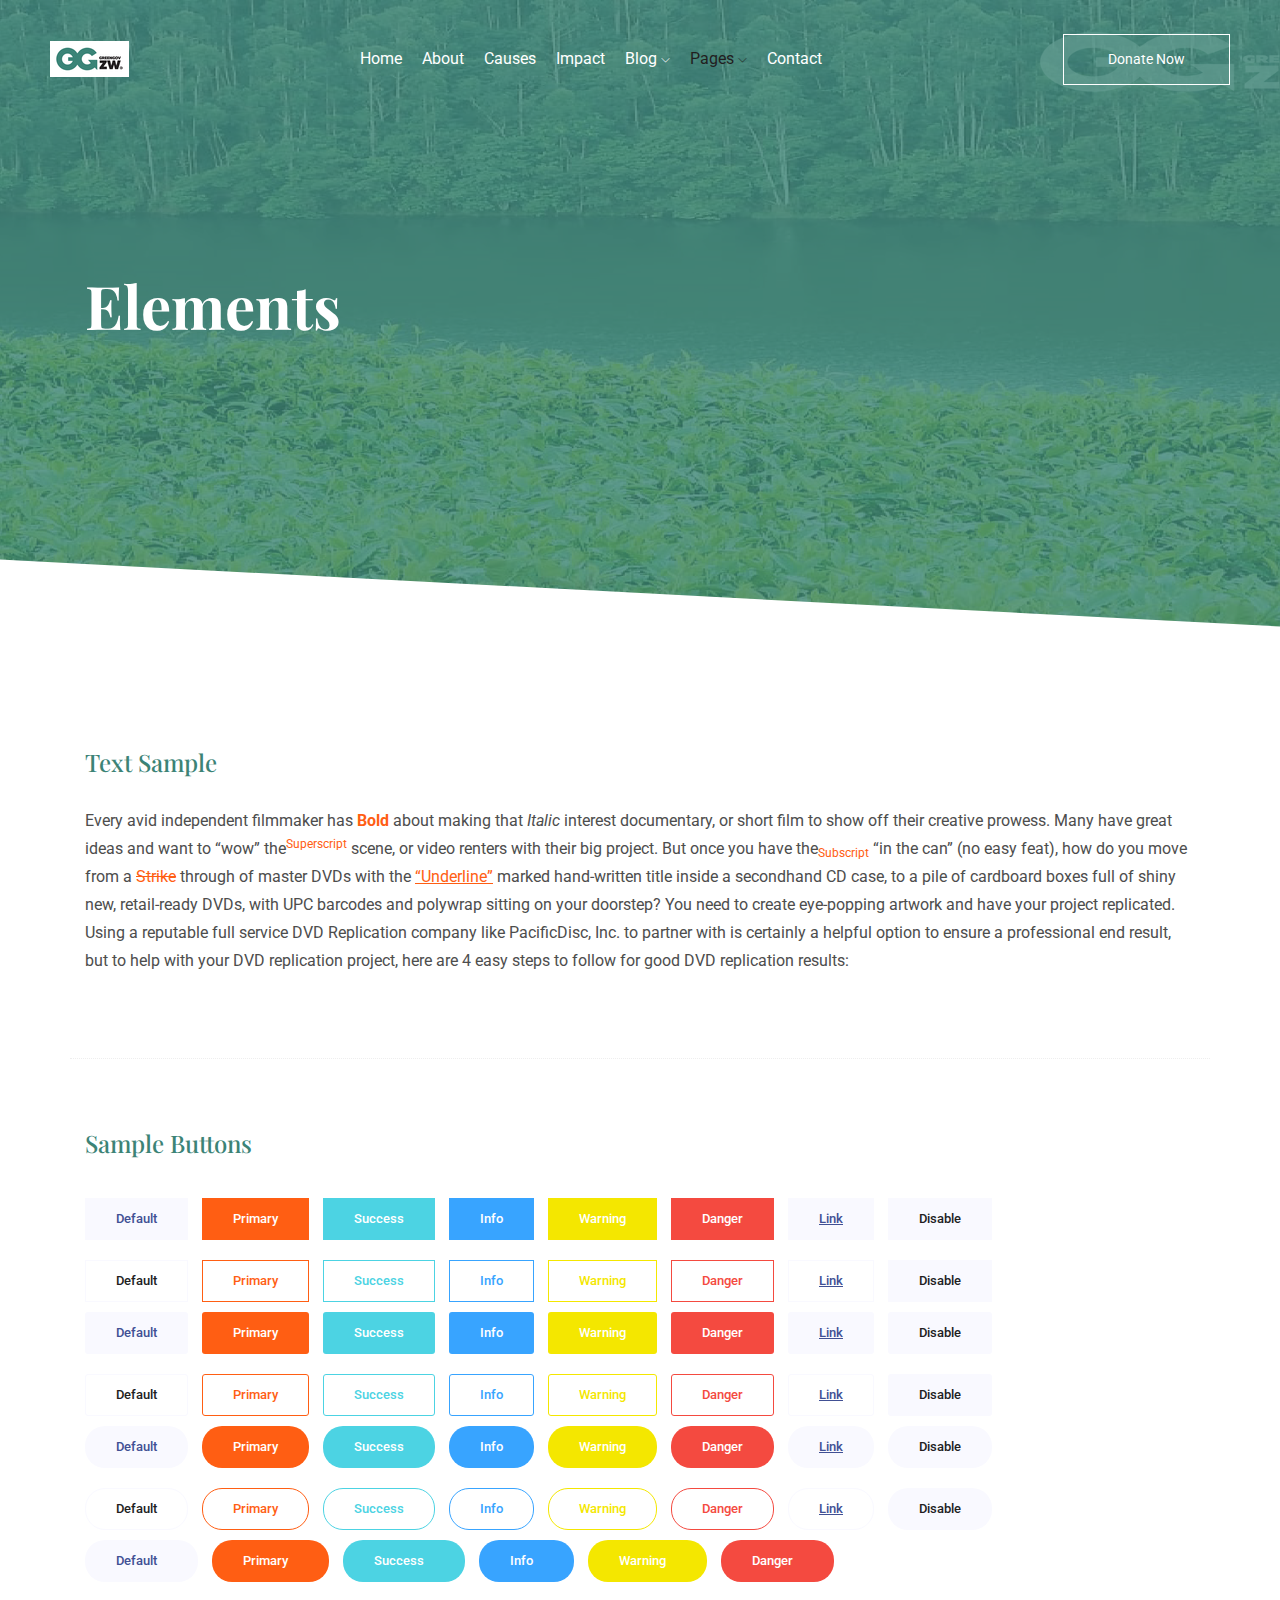
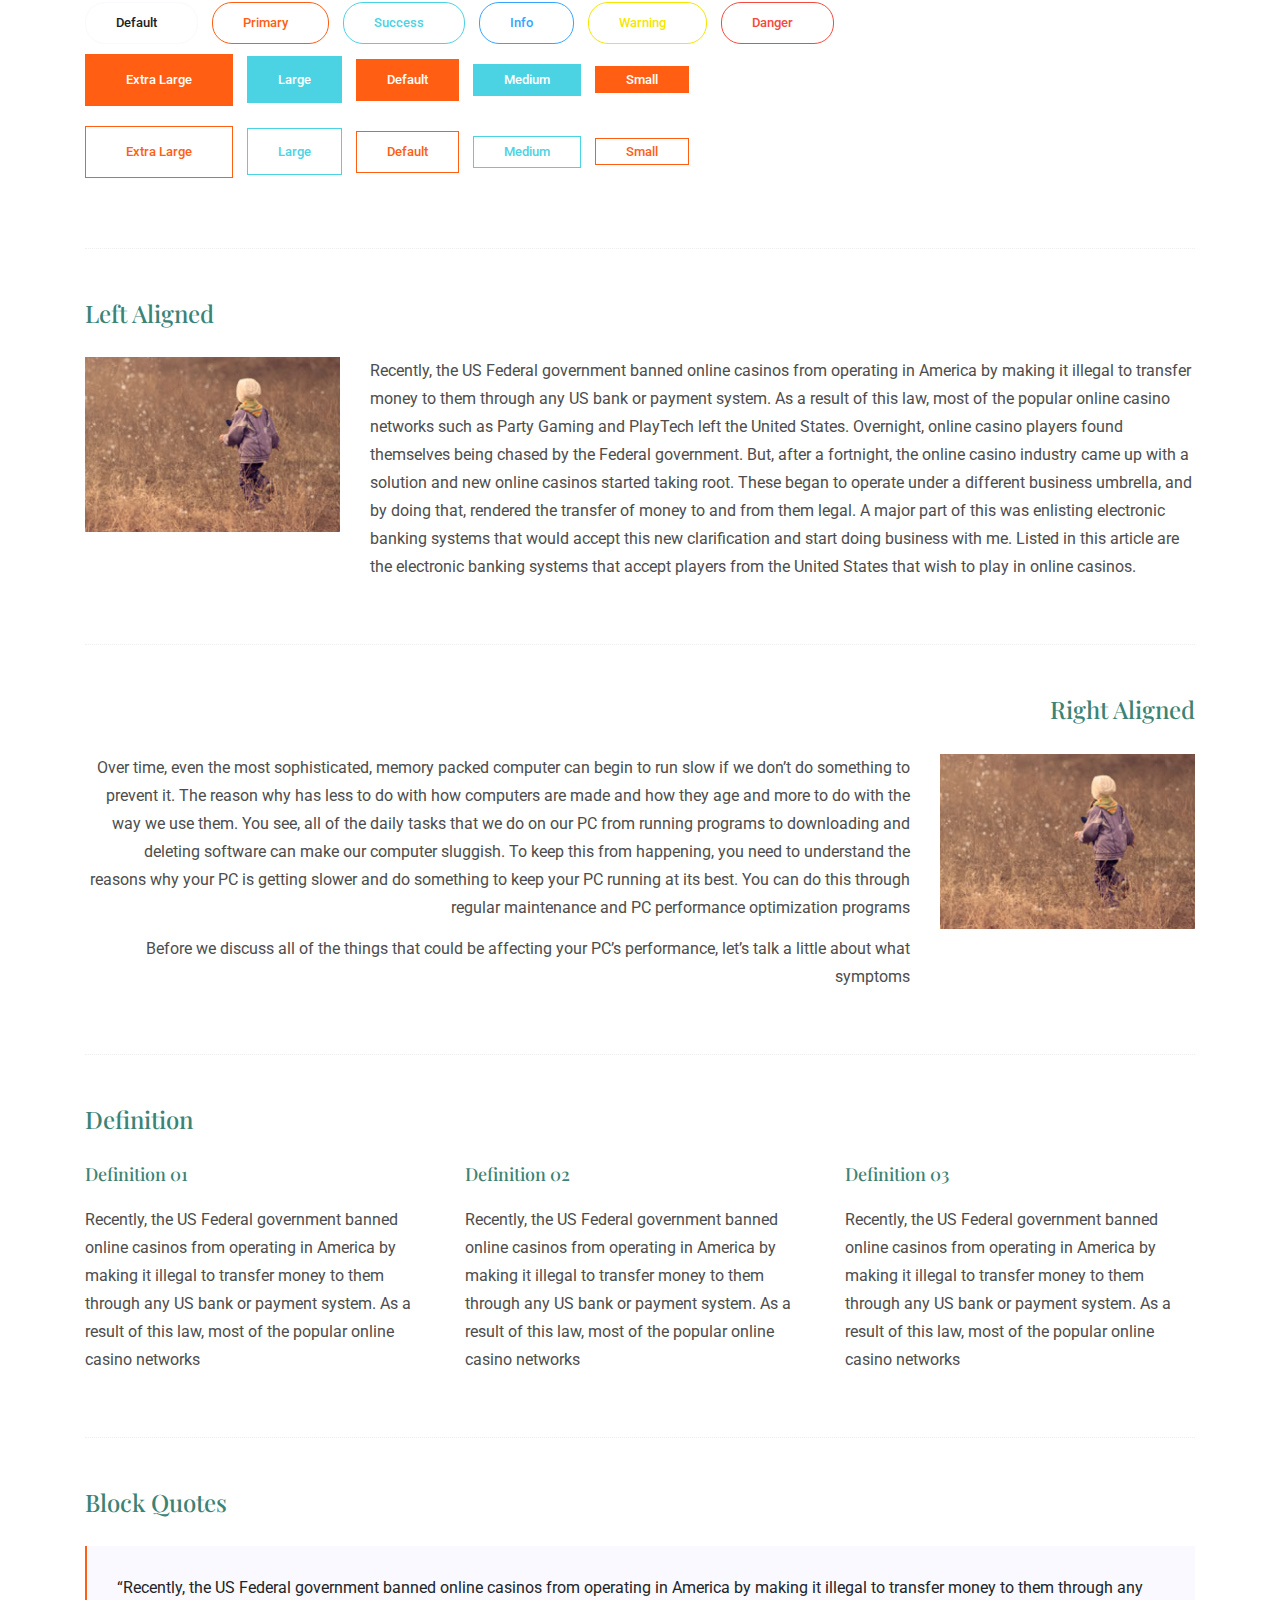
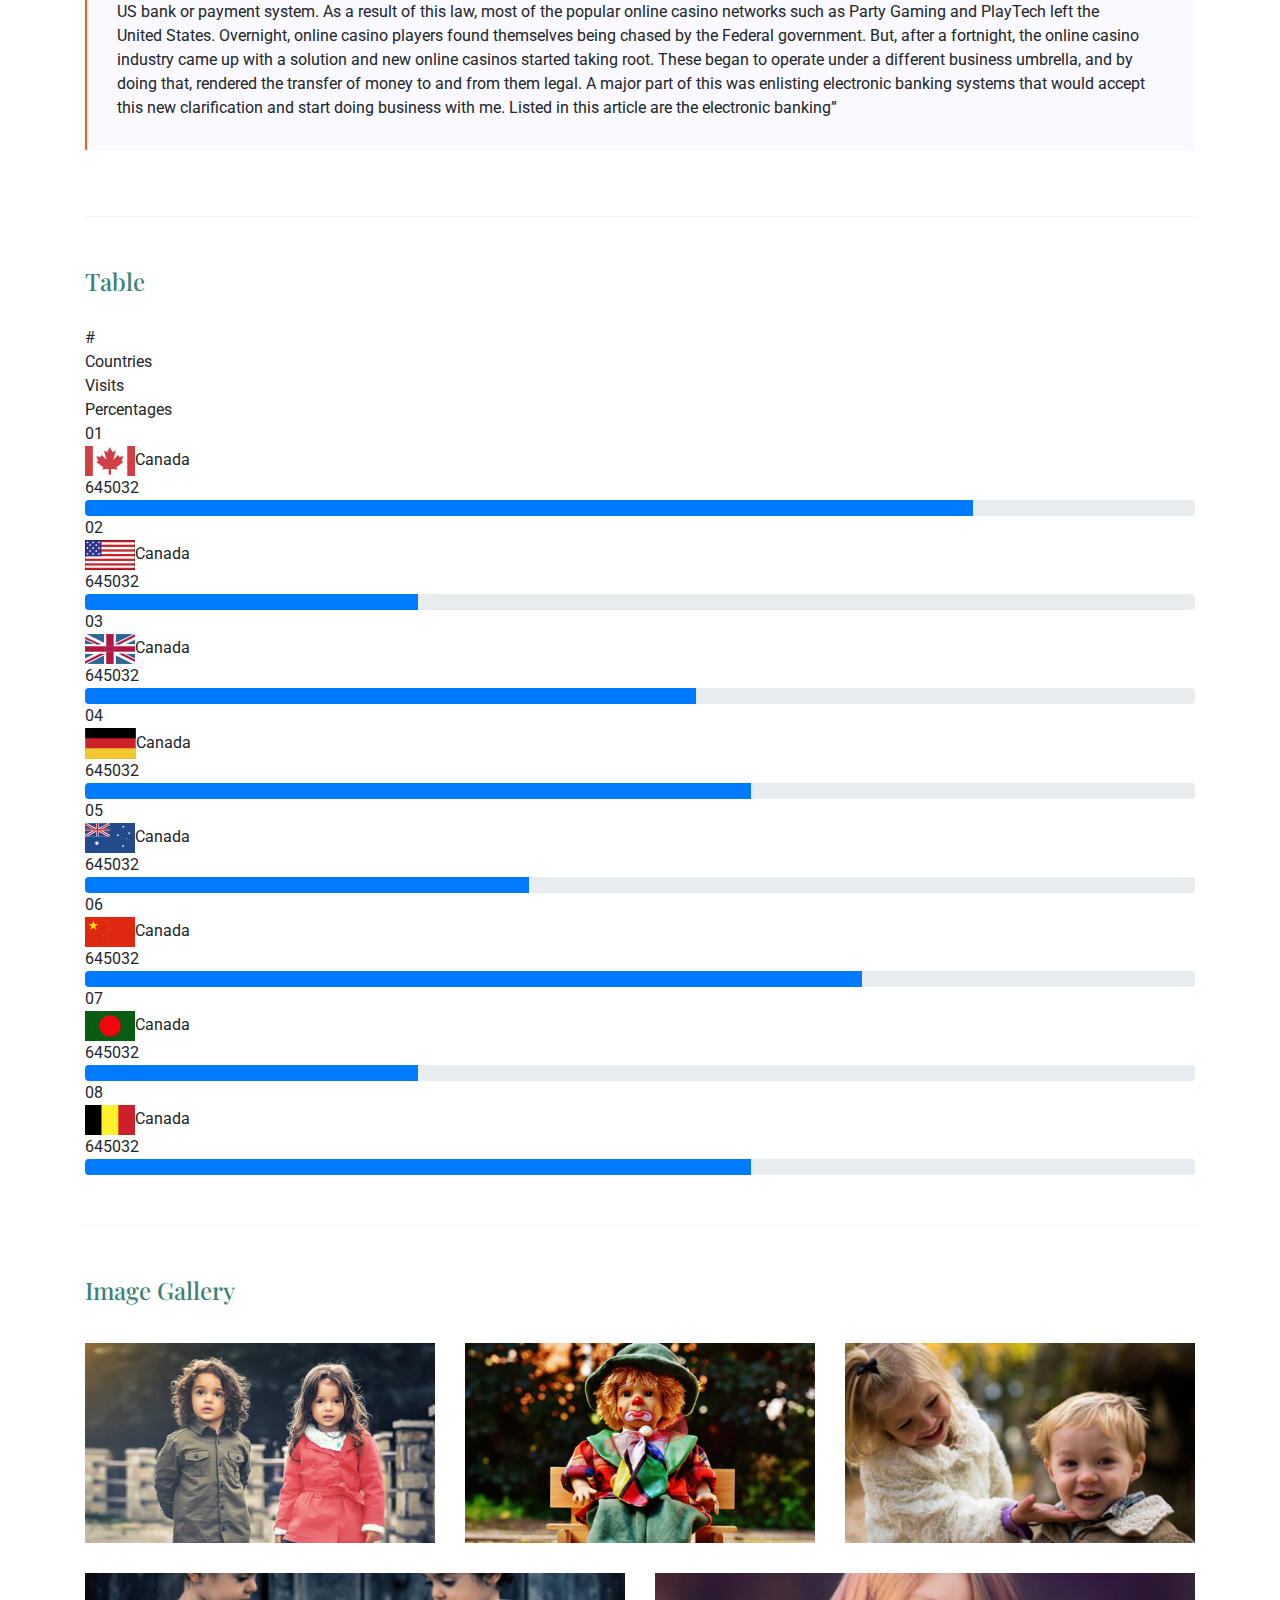
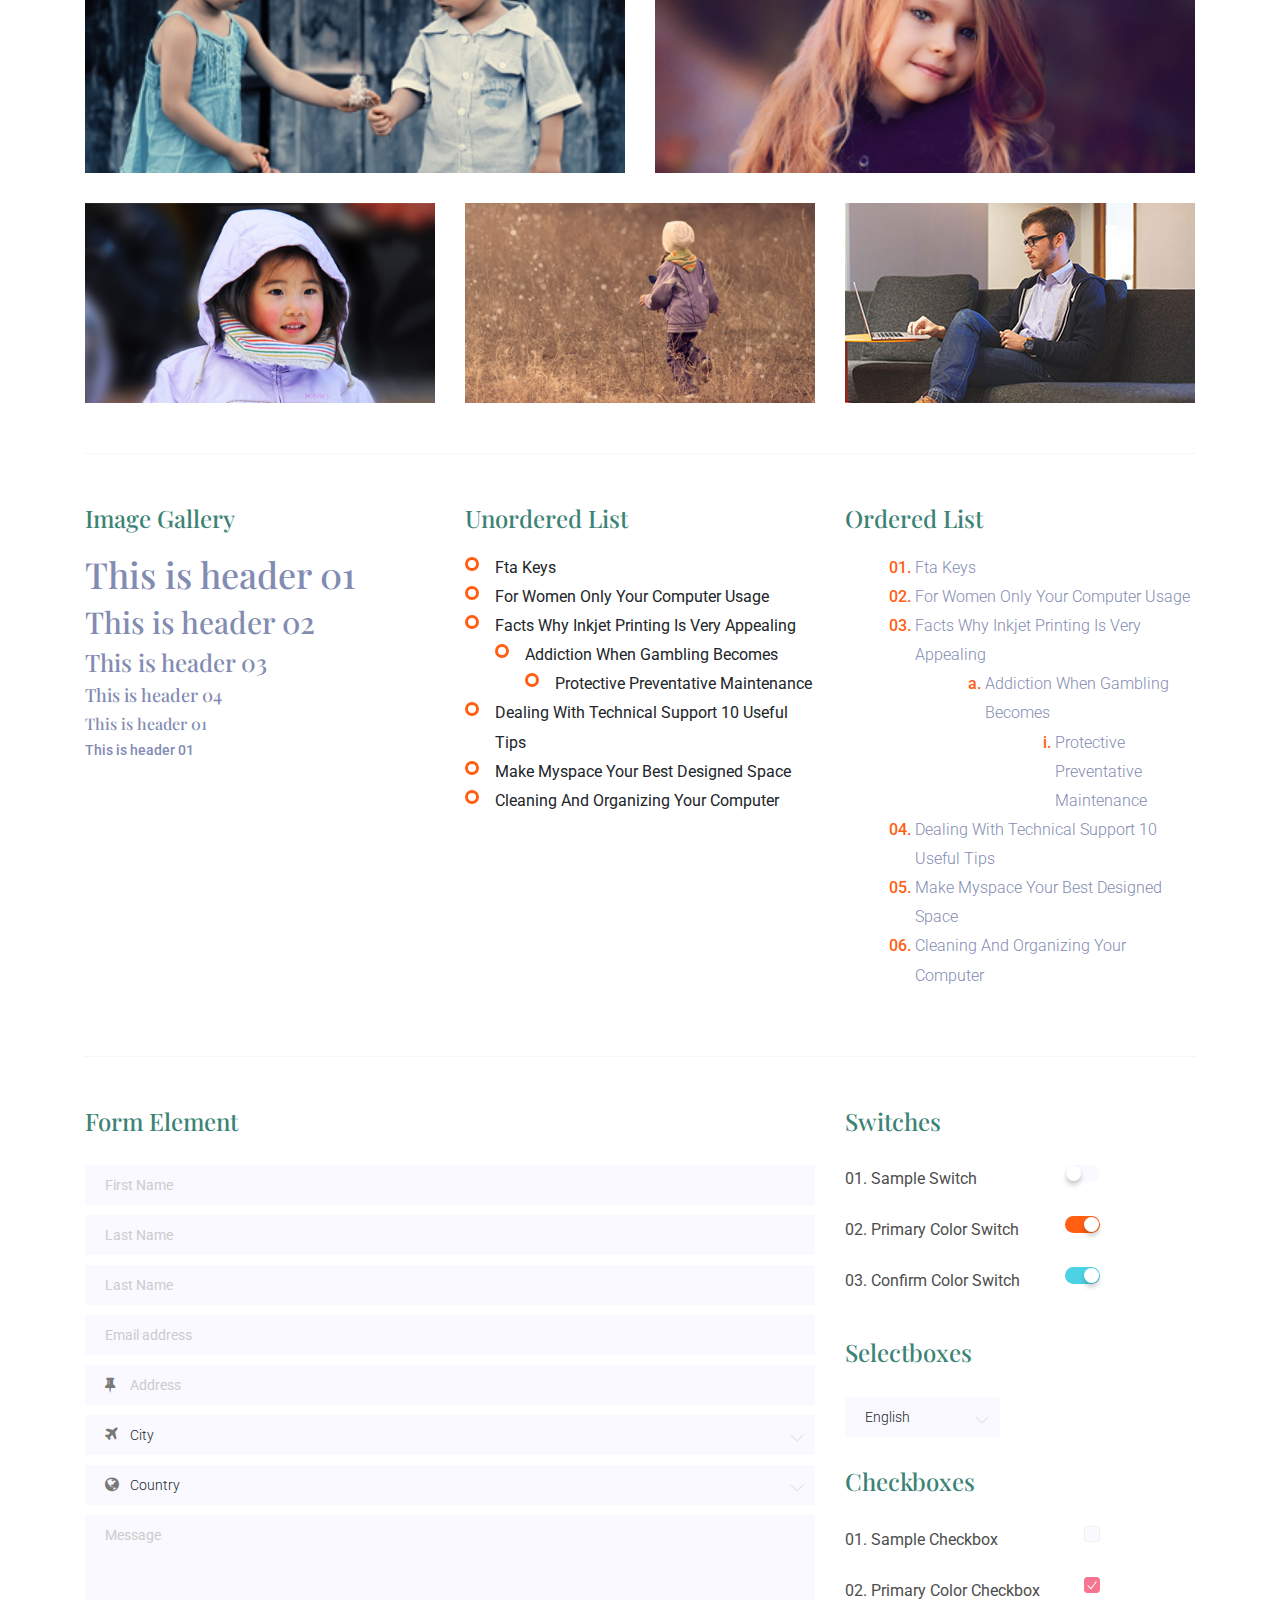
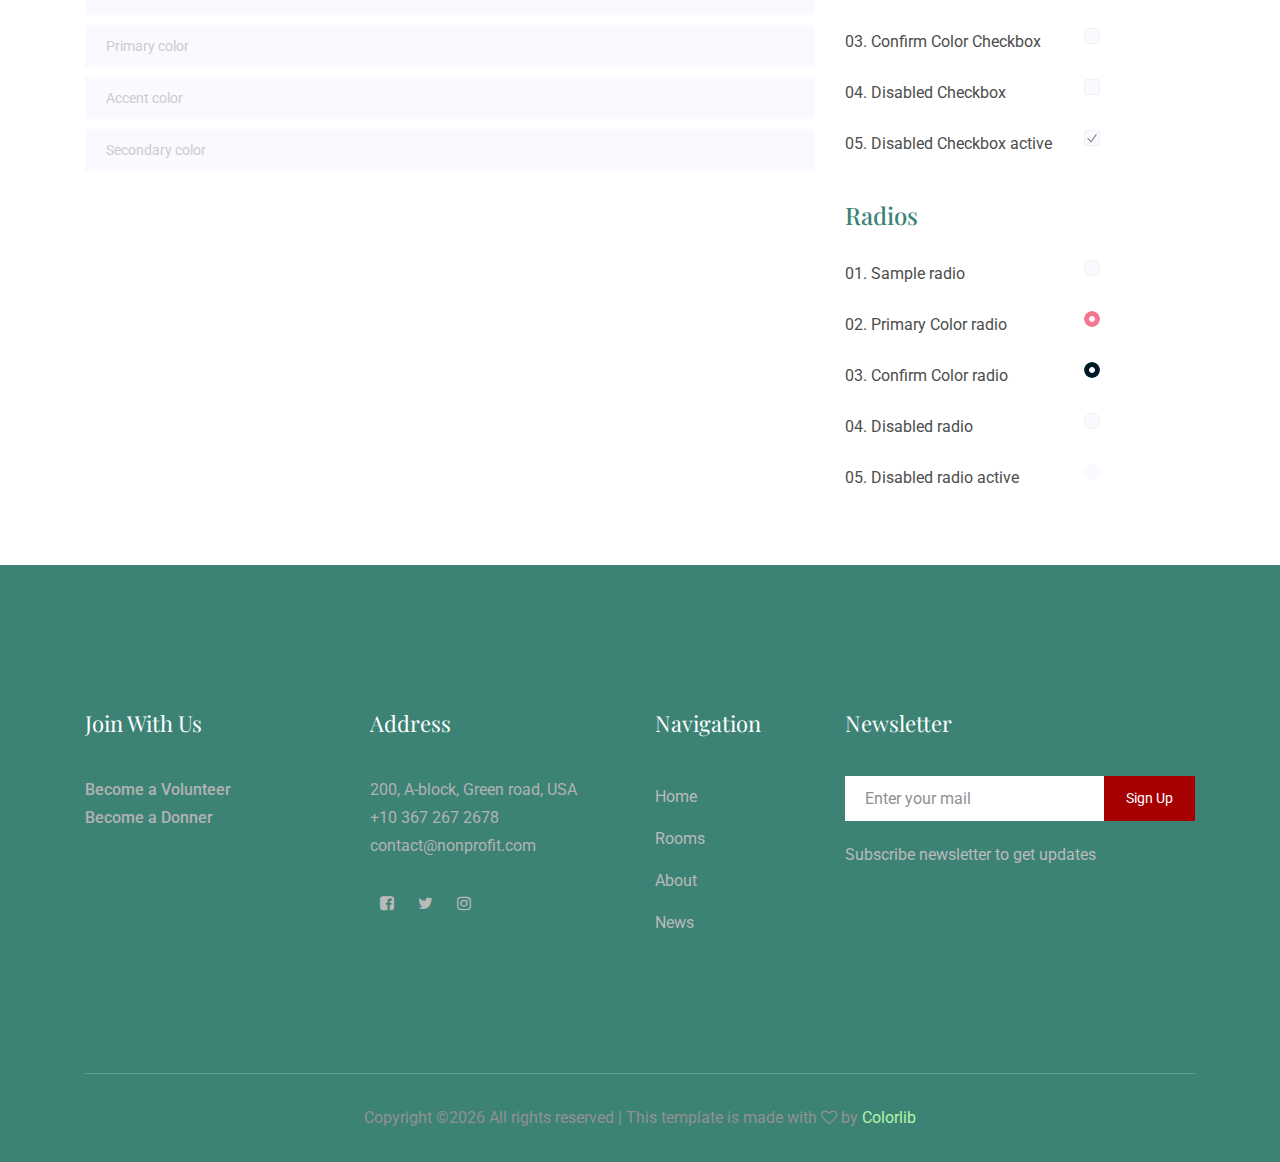
<file: elements.html>
<!doctype html>
<html class="no-js" lang="zxx">

<head>
	<meta charset="utf-8">
	<meta http-equiv="x-ua-compatible" content="ie=edge">
	<title>Non profit</title>
	<meta name="description" content="">
	<meta name="viewport" content="width=device-width, initial-scale=1">

	<!-- <link rel="manifest" href="site.webmanifest"> -->
	<link rel="shortcut icon" type="image/x-icon" href="img/favicon.png">
	<!-- Place favicon.ico in the root directory -->

	<!-- CSS here -->
	<link rel="stylesheet" href="css/bootstrap.min.css">
	<link rel="stylesheet" href="css/owl.carousel.min.css">
	<link rel="stylesheet" href="css/magnific-popup.css">
	<link rel="stylesheet" href="css/font-awesome.min.css">
	<link rel="stylesheet" href="css/themify-icons.css">
	<link rel="stylesheet" href="css/nice-select.css">
	<link rel="stylesheet" href="css/flaticon.css">
	<link rel="stylesheet" href="css/animate.css">
	<link rel="stylesheet" href="css/slicknav.css">
	<link rel="stylesheet" href="css/style.css">
	<!-- <link rel="stylesheet" href="css/responsive.css"> -->
</head>

<body>
	<!--[if lte IE 9]>
            <p class="browserupgrade">You are using an <strong>outdated</strong> browser. Please <a href="https://browsehappy.com/">upgrade your browser</a> to improve your experience and security.</p>
        <![endif]-->

	<!-- header-start -->
	<header>
		<div class="header-area ">
			<div id="sticky-header" class="main-header-area">
				<div class="container-fluid p-0">
					<div class="row align-items-center justify-content-between no-gutters">
						<div class="col-xl-2 col-lg-2">
							<div class="logo-img">
								<a href="index.html">
									<img src="img/logo.png" alt="">
								</a>
							</div>
						</div>
						<div class="col-xl-7 col-lg-7">
							<div class="main-menu  d-none d-lg-block">
								<nav>
									<ul id="navigation">
										<li><a href="index.html">home</a></li>
										<li><a href="about.html">About</a></li>
										<li><a href="causes.html">causes</a></li>
										<li><a href="impact.html">impact</a></li>

										<li><a href="#">blog <i class="ti-angle-down"></i></a>
											<ul class="submenu">
												<li><a href="blog.html">blog</a></li>
												<li><a href="single-blog.html">single-blog</a></li>
											</ul>
										</li>
										<li><a class="active" href="#">pages <i class="ti-angle-down"></i></a>
											<ul class="submenu">
												<li><a href="causes-details.html">causes-details</a></li>
												<li><a href="elements.html">elements</a></li>
											</ul>
										</li>
										<li><a href="contact.html">Contact</a></li>
									</ul>
								</nav>
							</div>
						</div>
						<div class="col-xl-3 col-lg-3 d-none d-lg-block">
							<div class="donate_now">
								<a href="#" class="boxed-btn">Donate Now</a>
							</div>
						</div>
						<div class="col-12">
							<div class="mobile_menu d-block d-lg-none"></div>
						</div>
					</div>
				</div>
			</div>
		</div>
	</header>
	<!-- header-end -->

	<!-- breadcam_area_start -->
	<div class="breadcam_area bradcam_bg">
		<div class="container">
			<div class="row">
				<div class="col-xl-12">
					<div class="breadcam_text">
						<h3>Elements</h3>
					</div>
				</div>
			</div>
		</div>
	</div>
	<!-- breadcam_area_end -->

	<!-- Start Sample Area -->
	<section class="sample-text-area">
		<div class="container box_1170">
			<h3 class="text-heading">Text Sample</h3>
			<p class="sample-text">
				Every avid independent filmmaker has <b>Bold</b> about making that <i>Italic</i> interest documentary,
				or short
				film to show off their creative prowess. Many have great ideas and want to “wow”
				the<sup>Superscript</sup> scene,
				or video renters with their big project. But once you have the<sub>Subscript</sub> “in the can” (no easy
				feat), how
				do you move from a <del>Strike</del> through of master DVDs with the <u>“Underline”</u> marked
				hand-written title
				inside a secondhand CD case, to a pile of cardboard boxes full of shiny new, retail-ready DVDs, with UPC
				barcodes
				and polywrap sitting on your doorstep? You need to create eye-popping artwork and have your project
				replicated.
				Using a reputable full service DVD Replication company like PacificDisc, Inc. to partner with is
				certainly a
				helpful option to ensure a professional end result, but to help with your DVD replication project, here
				are 4 easy
				steps to follow for good DVD replication results:

			</p>
		</div>
	</section>
	<!-- End Sample Area -->

	<!-- Start Button -->
	<section class="button-area">
		<div class="container box_1170 border-top-generic">
			<h3 class="text-heading">Sample Buttons</h3>
			<div class="button-group-area">
				<a href="#" class="genric-btn default">Default</a>
				<a href="#" class="genric-btn primary">Primary</a>
				<a href="#" class="genric-btn success">Success</a>
				<a href="#" class="genric-btn info">Info</a>
				<a href="#" class="genric-btn warning">Warning</a>
				<a href="#" class="genric-btn danger">Danger</a>
				<a href="#" class="genric-btn link">Link</a>
				<a href="#" class="genric-btn disable">Disable</a>
			</div>
			<div class="button-group-area mt-10">
				<a href="#" class="genric-btn default-border">Default</a>
				<a href="#" class="genric-btn primary-border">Primary</a>
				<a href="#" class="genric-btn success-border">Success</a>
				<a href="#" class="genric-btn info-border">Info</a>
				<a href="#" class="genric-btn warning-border">Warning</a>
				<a href="#" class="genric-btn danger-border">Danger</a>
				<a href="#" class="genric-btn link-border">Link</a>
				<a href="#" class="genric-btn disable">Disable</a>
			</div>
			<div class="button-group-area mt-40">
				<a href="#" class="genric-btn default radius">Default</a>
				<a href="#" class="genric-btn primary radius">Primary</a>
				<a href="#" class="genric-btn success radius">Success</a>
				<a href="#" class="genric-btn info radius">Info</a>
				<a href="#" class="genric-btn warning radius">Warning</a>
				<a href="#" class="genric-btn danger radius">Danger</a>
				<a href="#" class="genric-btn link radius">Link</a>
				<a href="#" class="genric-btn disable radius">Disable</a>
			</div>
			<div class="button-group-area mt-10">
				<a href="#" class="genric-btn default-border radius">Default</a>
				<a href="#" class="genric-btn primary-border radius">Primary</a>
				<a href="#" class="genric-btn success-border radius">Success</a>
				<a href="#" class="genric-btn info-border radius">Info</a>
				<a href="#" class="genric-btn warning-border radius">Warning</a>
				<a href="#" class="genric-btn danger-border radius">Danger</a>
				<a href="#" class="genric-btn link-border radius">Link</a>
				<a href="#" class="genric-btn disable radius">Disable</a>
			</div>
			<div class="button-group-area mt-40">
				<a href="#" class="genric-btn default circle">Default</a>
				<a href="#" class="genric-btn primary circle">Primary</a>
				<a href="#" class="genric-btn success circle">Success</a>
				<a href="#" class="genric-btn info circle">Info</a>
				<a href="#" class="genric-btn warning circle">Warning</a>
				<a href="#" class="genric-btn danger circle">Danger</a>
				<a href="#" class="genric-btn link circle">Link</a>
				<a href="#" class="genric-btn disable circle">Disable</a>
			</div>
			<div class="button-group-area mt-10">
				<a href="#" class="genric-btn default-border circle">Default</a>
				<a href="#" class="genric-btn primary-border circle">Primary</a>
				<a href="#" class="genric-btn success-border circle">Success</a>
				<a href="#" class="genric-btn info-border circle">Info</a>
				<a href="#" class="genric-btn warning-border circle">Warning</a>
				<a href="#" class="genric-btn danger-border circle">Danger</a>
				<a href="#" class="genric-btn link-border circle">Link</a>
				<a href="#" class="genric-btn disable circle">Disable</a>
			</div>
			<div class="button-group-area mt-40">
				<a href="#" class="genric-btn default circle arrow">Default<span class="lnr lnr-arrow-right"></span></a>
				<a href="#" class="genric-btn primary circle arrow">Primary<span class="lnr lnr-arrow-right"></span></a>
				<a href="#" class="genric-btn success circle arrow">Success<span class="lnr lnr-arrow-right"></span></a>
				<a href="#" class="genric-btn info circle arrow">Info<span class="lnr lnr-arrow-right"></span></a>
				<a href="#" class="genric-btn warning circle arrow">Warning<span class="lnr lnr-arrow-right"></span></a>
				<a href="#" class="genric-btn danger circle arrow">Danger<span class="lnr lnr-arrow-right"></span></a>
			</div>
			<div class="button-group-area mt-10">
				<a href="#" class="genric-btn default-border circle arrow">Default<span
						class="lnr lnr-arrow-right"></span></a>
				<a href="#" class="genric-btn primary-border circle arrow">Primary<span
						class="lnr lnr-arrow-right"></span></a>
				<a href="#" class="genric-btn success-border circle arrow">Success<span
						class="lnr lnr-arrow-right"></span></a>
				<a href="#" class="genric-btn info-border circle arrow">Info<span
						class="lnr lnr-arrow-right"></span></a>
				<a href="#" class="genric-btn warning-border circle arrow">Warning<span
						class="lnr lnr-arrow-right"></span></a>
				<a href="#" class="genric-btn danger-border circle arrow">Danger<span
						class="lnr lnr-arrow-right"></span></a>
			</div>
			<div class="button-group-area mt-40">
				<a href="#" class="genric-btn primary e-large">Extra Large</a>
				<a href="#" class="genric-btn success large">Large</a>
				<a href="#" class="genric-btn primary">Default</a>
				<a href="#" class="genric-btn success medium">Medium</a>
				<a href="#" class="genric-btn primary small">Small</a>
			</div>
			<div class="button-group-area mt-10">
				<a href="#" class="genric-btn primary-border e-large">Extra Large</a>
				<a href="#" class="genric-btn success-border large">Large</a>
				<a href="#" class="genric-btn primary-border">Default</a>
				<a href="#" class="genric-btn success-border medium">Medium</a>
				<a href="#" class="genric-btn primary-border small">Small</a>
			</div>
		</div>
	</section>
	<!-- End Button -->

	<!-- Start Align Area -->
	<div class="whole-wrap">
		<div class="container box_1170">
			<div class="section-top-border">
				<h3 class="mb-30">Left Aligned</h3>
				<div class="row">
					<div class="col-md-3">
						<img src="img/elements/d.jpg" alt="" class="img-fluid">
					</div>
					<div class="col-md-9 mt-sm-20">
						<p>Recently, the US Federal government banned online casinos from operating in America by making
							it illegal to
							transfer money to them through any US bank or payment system. As a result of this law, most
							of the popular
							online casino networks such as Party Gaming and PlayTech left the United States. Overnight,
							online casino
							players found themselves being chased by the Federal government. But, after a fortnight, the
							online casino
							industry came up with a solution and new online casinos started taking root. These began to
							operate under a
							different business umbrella, and by doing that, rendered the transfer of money to and from
							them legal. A major
							part of this was enlisting electronic banking systems that would accept this new
							clarification and start doing
							business with me. Listed in this article are the electronic banking systems that accept
							players from the United
							States that wish to play in online casinos.</p>
					</div>
				</div>
			</div>
			<div class="section-top-border text-right">
				<h3 class="mb-30">Right Aligned</h3>
				<div class="row">
					<div class="col-md-9">
						<p class="text-right">Over time, even the most sophisticated, memory packed computer can begin
							to run slow if we
							don’t do something to prevent it. The reason why has less to do with how computers are made
							and how they age and
							more to do with the way we use them. You see, all of the daily tasks that we do on our PC
							from running programs
							to downloading and deleting software can make our computer sluggish. To keep this from
							happening, you need to
							understand the reasons why your PC is getting slower and do something to keep your PC
							running at its best. You
							can do this through regular maintenance and PC performance optimization programs</p>
						<p class="text-right">Before we discuss all of the things that could be affecting your PC’s
							performance, let’s
							talk a little about what symptoms</p>
					</div>
					<div class="col-md-3">
						<img src="img/elements/d.jpg" alt="" class="img-fluid">
					</div>
				</div>
			</div>
			<div class="section-top-border">
				<h3 class="mb-30">Definition</h3>
				<div class="row">
					<div class="col-md-4">
						<div class="single-defination">
							<h4 class="mb-20">Definition 01</h4>
							<p>Recently, the US Federal government banned online casinos from operating in America by
								making it illegal to
								transfer money to them through any US bank or payment system. As a result of this law,
								most of the popular
								online casino networks</p>
						</div>
					</div>
					<div class="col-md-4">
						<div class="single-defination">
							<h4 class="mb-20">Definition 02</h4>
							<p>Recently, the US Federal government banned online casinos from operating in America by
								making it illegal to
								transfer money to them through any US bank or payment system. As a result of this law,
								most of the popular
								online casino networks</p>
						</div>
					</div>
					<div class="col-md-4">
						<div class="single-defination">
							<h4 class="mb-20">Definition 03</h4>
							<p>Recently, the US Federal government banned online casinos from operating in America by
								making it illegal to
								transfer money to them through any US bank or payment system. As a result of this law,
								most of the popular
								online casino networks</p>
						</div>
					</div>
				</div>
			</div>
			<div class="section-top-border">
				<h3 class="mb-30">Block Quotes</h3>
				<div class="row">
					<div class="col-lg-12">
						<blockquote class="generic-blockquote">
							“Recently, the US Federal government banned online casinos from operating in America by
							making it illegal to
							transfer money to them through any US bank or payment system. As a result of this law, most
							of the popular
							online casino networks such as Party Gaming and PlayTech left the United States. Overnight,
							online casino
							players found themselves being chased by the Federal government. But, after a fortnight, the
							online casino
							industry came up with a solution and new online casinos started taking root. These began to
							operate under a
							different business umbrella, and by doing that, rendered the transfer of money to and from
							them legal. A major
							part of this was enlisting electronic banking systems that would accept this new
							clarification and start doing
							business with me. Listed in this article are the electronic banking”
						</blockquote>
					</div>
				</div>
			</div>
			<div class="section-top-border">
				<h3 class="mb-30">Table</h3>
				<div class="progress-table-wrap">
					<div class="progress-table">
						<div class="table-head">
							<div class="serial">#</div>
							<div class="country">Countries</div>
							<div class="visit">Visits</div>
							<div class="percentage">Percentages</div>
						</div>
						<div class="table-row">
							<div class="serial">01</div>
							<div class="country"> <img src="img/elements/f1.jpg" alt="flag">Canada</div>
							<div class="visit">645032</div>
							<div class="percentage">
								<div class="progress">
									<div class="progress-bar color-1" role="progressbar" style="width: 80%"
										aria-valuenow="80" aria-valuemin="0" aria-valuemax="100"></div>
								</div>
							</div>
						</div>
						<div class="table-row">
							<div class="serial">02</div>
							<div class="country"> <img src="img/elements/f2.jpg" alt="flag">Canada</div>
							<div class="visit">645032</div>
							<div class="percentage">
								<div class="progress">
									<div class="progress-bar color-2" role="progressbar" style="width: 30%"
										aria-valuenow="30" aria-valuemin="0" aria-valuemax="100"></div>
								</div>
							</div>
						</div>
						<div class="table-row">
							<div class="serial">03</div>
							<div class="country"> <img src="img/elements/f3.jpg" alt="flag">Canada</div>
							<div class="visit">645032</div>
							<div class="percentage">
								<div class="progress">
									<div class="progress-bar color-3" role="progressbar" style="width: 55%"
										aria-valuenow="55" aria-valuemin="0" aria-valuemax="100"></div>
								</div>
							</div>
						</div>
						<div class="table-row">
							<div class="serial">04</div>
							<div class="country"> <img src="img/elements/f4.jpg" alt="flag">Canada</div>
							<div class="visit">645032</div>
							<div class="percentage">
								<div class="progress">
									<div class="progress-bar color-4" role="progressbar" style="width: 60%"
										aria-valuenow="60" aria-valuemin="0" aria-valuemax="100"></div>
								</div>
							</div>
						</div>
						<div class="table-row">
							<div class="serial">05</div>
							<div class="country"> <img src="img/elements/f5.jpg" alt="flag">Canada</div>
							<div class="visit">645032</div>
							<div class="percentage">
								<div class="progress">
									<div class="progress-bar color-5" role="progressbar" style="width: 40%"
										aria-valuenow="40" aria-valuemin="0" aria-valuemax="100"></div>
								</div>
							</div>
						</div>
						<div class="table-row">
							<div class="serial">06</div>
							<div class="country"> <img src="img/elements/f6.jpg" alt="flag">Canada</div>
							<div class="visit">645032</div>
							<div class="percentage">
								<div class="progress">
									<div class="progress-bar color-6" role="progressbar" style="width: 70%"
										aria-valuenow="70" aria-valuemin="0" aria-valuemax="100"></div>
								</div>
							</div>
						</div>
						<div class="table-row">
							<div class="serial">07</div>
							<div class="country"> <img src="img/elements/f7.jpg" alt="flag">Canada</div>
							<div class="visit">645032</div>
							<div class="percentage">
								<div class="progress">
									<div class="progress-bar color-7" role="progressbar" style="width: 30%"
										aria-valuenow="30" aria-valuemin="0" aria-valuemax="100"></div>
								</div>
							</div>
						</div>
						<div class="table-row">
							<div class="serial">08</div>
							<div class="country"> <img src="img/elements/f8.jpg" alt="flag">Canada</div>
							<div class="visit">645032</div>
							<div class="percentage">
								<div class="progress">
									<div class="progress-bar color-8" role="progressbar" style="width: 60%"
										aria-valuenow="60" aria-valuemin="0" aria-valuemax="100"></div>
								</div>
							</div>
						</div>
					</div>
				</div>
			</div>
			<div class="section-top-border">
				<h3>Image Gallery</h3>
				<div class="row gallery-item">
					<div class="col-md-4">
						<a href="img/elements/g1.jpg" class="img-pop-up">
							<div class="single-gallery-image" style="background: url(img/elements/g1.jpg);"></div>
						</a>
					</div>
					<div class="col-md-4">
						<a href="img/elements/g2.jpg" class="img-pop-up">
							<div class="single-gallery-image" style="background: url(img/elements/g2.jpg);"></div>
						</a>
					</div>
					<div class="col-md-4">
						<a href="img/elements/g3.jpg" class="img-pop-up">
							<div class="single-gallery-image" style="background: url(img/elements/g3.jpg);"></div>
						</a>
					</div>
					<div class="col-md-6">
						<a href="img/elements/g4.jpg" class="img-pop-up">
							<div class="single-gallery-image" style="background: url(img/elements/g4.jpg);"></div>
						</a>
					</div>
					<div class="col-md-6">
						<a href="img/elements/g5.jpg" class="img-pop-up">
							<div class="single-gallery-image" style="background: url(img/elements/g5.jpg);"></div>
						</a>
					</div>
					<div class="col-md-4">
						<a href="img/elements/g6.jpg" class="img-pop-up">
							<div class="single-gallery-image" style="background: url(img/elements/g6.jpg);"></div>
						</a>
					</div>
					<div class="col-md-4">
						<a href="img/elements/g7.jpg" class="img-pop-up">
							<div class="single-gallery-image" style="background: url(img/elements/g7.jpg);"></div>
						</a>
					</div>
					<div class="col-md-4">
						<a href="img/elements/g8.jpg" class="img-pop-up">
							<div class="single-gallery-image" style="background: url(img/elements/g8.jpg);"></div>
						</a>
					</div>
				</div>
			</div>
			<div class="section-top-border">
				<div class="row">
					<div class="col-md-4">
						<h3 class="mb-20">Image Gallery</h3>
						<div class="typography">
							<h1>This is header 01</h1>
							<h2>This is header 02</h2>
							<h3>This is header 03</h3>
							<h4>This is header 04</h4>
							<h5>This is header 01</h5>
							<h6>This is header 01</h6>
						</div>
					</div>
					<div class="col-md-4 mt-sm-30">
						<h3 class="mb-20">Unordered List</h3>
						<div class="">
							<ul class="unordered-list">
								<li>Fta Keys</li>
								<li>For Women Only Your Computer Usage</li>
								<li>Facts Why Inkjet Printing Is Very Appealing
									<ul>
										<li>Addiction When Gambling Becomes
											<ul>
												<li>Protective Preventative Maintenance</li>
											</ul>
										</li>
									</ul>
								</li>
								<li>Dealing With Technical Support 10 Useful Tips</li>
								<li>Make Myspace Your Best Designed Space</li>
								<li>Cleaning And Organizing Your Computer</li>
							</ul>
						</div>
					</div>
					<div class="col-md-4 mt-sm-30">
						<h3 class="mb-20">Ordered List</h3>
						<div class="">
							<ol class="ordered-list">
								<li><span>Fta Keys</span></li>
								<li><span>For Women Only Your Computer Usage</span></li>
								<li><span>Facts Why Inkjet Printing Is Very Appealing</span>
									<ol class="ordered-list-alpha">
										<li><span>Addiction When Gambling Becomes</span>
											<ol class="ordered-list-roman">
												<li><span>Protective Preventative Maintenance</span></li>
											</ol>
										</li>
									</ol>
								</li>
								<li><span>Dealing With Technical Support 10 Useful Tips</span></li>
								<li><span>Make Myspace Your Best Designed Space</span></li>
								<li><span>Cleaning And Organizing Your Computer</span></li>
							</ol>
						</div>
					</div>
				</div>
			</div>
			<div class="section-top-border">
				<div class="row">
					<div class="col-lg-8 col-md-8">
						<h3 class="mb-30">Form Element</h3>
						<form action="#">
							<div class="mt-10">
								<input type="text" name="first_name" placeholder="First Name"
									onfocus="this.placeholder = ''" onblur="this.placeholder = 'First Name'" required
									class="single-input">
							</div>
							<div class="mt-10">
								<input type="text" name="last_name" placeholder="Last Name"
									onfocus="this.placeholder = ''" onblur="this.placeholder = 'Last Name'" required
									class="single-input">
							</div>
							<div class="mt-10">
								<input type="text" name="last_name" placeholder="Last Name"
									onfocus="this.placeholder = ''" onblur="this.placeholder = 'Last Name'" required
									class="single-input">
							</div>
							<div class="mt-10">
								<input type="email" name="EMAIL" placeholder="Email address"
									onfocus="this.placeholder = ''" onblur="this.placeholder = 'Email address'" required
									class="single-input">
							</div>
							<div class="input-group-icon mt-10">
								<div class="icon"><i class="fa fa-thumb-tack" aria-hidden="true"></i></div>
								<input type="text" name="address" placeholder="Address" onfocus="this.placeholder = ''"
									onblur="this.placeholder = 'Address'" required class="single-input">
							</div>
							<div class="input-group-icon mt-10">
								<div class="icon"><i class="fa fa-plane" aria-hidden="true"></i></div>
								<div class="form-select" id="default-select"">
											<select>
												<option value=" 1">City</option>
									<option value="1">Dhaka</option>
									<option value="1">Dilli</option>
									<option value="1">Newyork</option>
									<option value="1">Islamabad</option>
									</select>
								</div>
							</div>
							<div class="input-group-icon mt-10">
								<div class="icon"><i class="fa fa-globe" aria-hidden="true"></i></div>
								<div class="form-select" id="default-select"">
											<select>
												<option value=" 1">Country</option>
									<option value="1">Bangladesh</option>
									<option value="1">India</option>
									<option value="1">England</option>
									<option value="1">Srilanka</option>
									</select>
								</div>
							</div>

							<div class="mt-10">
								<textarea class="single-textarea" placeholder="Message" onfocus="this.placeholder = ''"
									onblur="this.placeholder = 'Message'" required></textarea>
							</div>
							<!-- For Gradient Border Use -->
							<!-- <div class="mt-10">
										<div class="primary-input">
											<input id="primary-input" type="text" name="first_name" placeholder="Primary color" onfocus="this.placeholder = ''" onblur="this.placeholder = 'Primary color'">
											<label for="primary-input"></label>
										</div>
									</div> -->
							<div class="mt-10">
								<input type="text" name="first_name" placeholder="Primary color"
									onfocus="this.placeholder = ''" onblur="this.placeholder = 'Primary color'" required
									class="single-input-primary">
							</div>
							<div class="mt-10">
								<input type="text" name="first_name" placeholder="Accent color"
									onfocus="this.placeholder = ''" onblur="this.placeholder = 'Accent color'" required
									class="single-input-accent">
							</div>
							<div class="mt-10">
								<input type="text" name="first_name" placeholder="Secondary color"
									onfocus="this.placeholder = ''" onblur="this.placeholder = 'Secondary color'"
									required class="single-input-secondary">
							</div>
						</form>
					</div>
					<div class="col-lg-3 col-md-4 mt-sm-30">
						<div class="single-element-widget">
							<h3 class="mb-30">Switches</h3>
							<div class="switch-wrap d-flex justify-content-between">
								<p>01. Sample Switch</p>
								<div class="primary-switch">
									<input type="checkbox" id="default-switch">
									<label for="default-switch"></label>
								</div>
							</div>
							<div class="switch-wrap d-flex justify-content-between">
								<p>02. Primary Color Switch</p>
								<div class="primary-switch">
									<input type="checkbox" id="primary-switch" checked>
									<label for="primary-switch"></label>
								</div>
							</div>
							<div class="switch-wrap d-flex justify-content-between">
								<p>03. Confirm Color Switch</p>
								<div class="confirm-switch">
									<input type="checkbox" id="confirm-switch" checked>
									<label for="confirm-switch"></label>
								</div>
							</div>
						</div>
						<div class="single-element-widget mt-30">
							<h3 class="mb-30">Selectboxes</h3>
							<div class="default-select" id="default-select"">
										<select>
											<option value=" 1">English</option>
								<option value="1">Spanish</option>
								<option value="1">Arabic</option>
								<option value="1">Portuguise</option>
								<option value="1">Bengali</option>
								</select>
							</div>
						</div>
						<div class="single-element-widget mt-30">
							<h3 class="mb-30">Checkboxes</h3>
							<div class="switch-wrap d-flex justify-content-between">
								<p>01. Sample Checkbox</p>
								<div class="primary-checkbox">
									<input type="checkbox" id="default-checkbox">
									<label for="default-checkbox"></label>
								</div>
							</div>
							<div class="switch-wrap d-flex justify-content-between">
								<p>02. Primary Color Checkbox</p>
								<div class="primary-checkbox">
									<input type="checkbox" id="primary-checkbox" checked>
									<label for="primary-checkbox"></label>
								</div>
							</div>
							<div class="switch-wrap d-flex justify-content-between">
								<p>03. Confirm Color Checkbox</p>
								<div class="confirm-checkbox">
									<input type="checkbox" id="confirm-checkbox">
									<label for="confirm-checkbox"></label>
								</div>
							</div>
							<div class="switch-wrap d-flex justify-content-between">
								<p>04. Disabled Checkbox</p>
								<div class="disabled-checkbox">
									<input type="checkbox" id="disabled-checkbox" disabled>
									<label for="disabled-checkbox"></label>
								</div>
							</div>
							<div class="switch-wrap d-flex justify-content-between">
								<p>05. Disabled Checkbox active</p>
								<div class="disabled-checkbox">
									<input type="checkbox" id="disabled-checkbox-active" checked disabled>
									<label for="disabled-checkbox-active"></label>
								</div>
							</div>
						</div>
						<div class="single-element-widget mt-30">
							<h3 class="mb-30">Radios</h3>
							<div class="switch-wrap d-flex justify-content-between">
								<p>01. Sample radio</p>
								<div class="primary-radio">
									<input type="checkbox" id="default-radio">
									<label for="default-radio"></label>
								</div>
							</div>
							<div class="switch-wrap d-flex justify-content-between">
								<p>02. Primary Color radio</p>
								<div class="primary-radio">
									<input type="checkbox" id="primary-radio" checked>
									<label for="primary-radio"></label>
								</div>
							</div>
							<div class="switch-wrap d-flex justify-content-between">
								<p>03. Confirm Color radio</p>
								<div class="confirm-radio">
									<input type="checkbox" id="confirm-radio" checked>
									<label for="confirm-radio"></label>
								</div>
							</div>
							<div class="switch-wrap d-flex justify-content-between">
								<p>04. Disabled radio</p>
								<div class="disabled-radio">
									<input type="checkbox" id="disabled-radio" disabled>
									<label for="disabled-radio"></label>
								</div>
							</div>
							<div class="switch-wrap d-flex justify-content-between">
								<p>05. Disabled radio active</p>
								<div class="disabled-radio">
									<input type="checkbox" id="disabled-radio-active" checked disabled>
									<label for="disabled-radio-active"></label>
								</div>
							</div>
						</div>
					</div>
				</div>
			</div>
		</div>
	</div>
	<!-- End Align Area -->

	<!-- footer_start -->
	<footer class="footer">
		<div class="footer_top">
			<div class="container">
				<div class="row">
					<div class="col-xl-3 col-md-6 col-lg-3">
						<div class="footer_widget">
							<h3 class="footer_title">
								Join With Us
							</h3>
							<p class="footer_text doanar"> <a class="first" href="#">Become a Volunteer</a> <br><a
									href="#">Become a Donner</a></p>

						</div>
					</div>
					<div class="col-xl-3 col-md-6 col-lg-3">
						<div class="footer_widget">
							<h3 class="footer_title">
								address
							</h3>
							<p class="footer_text">200, A-block, Green road, USA <br>
								+10 367 267 2678 <br>
								<a class="domain" href="#">contact@nonprofit.com</a></p>
							<div class="socail_links">
								<ul>
									<li>
										<a href="#">
											<i class="fa fa-facebook-square"></i>
										</a>
									</li>
									<li>
										<a href="#">
											<i class="fa fa-twitter"></i>
										</a>
									</li>
									<li>
										<a href="#">
											<i class="fa fa-instagram"></i>
										</a>
									</li>
								</ul>
							</div>
						</div>
					</div>
					<div class="col-xl-2 col-md-6 col-lg-2">
						<div class="footer_widget">
							<h3 class="footer_title">
								Navigation
							</h3>
							<ul>
								<li><a href="#">Home</a></li>
								<li><a href="#">Rooms</a></li>
								<li><a href="#">About</a></li>
								<li><a href="#">News</a></li>
							</ul>
						</div>
					</div>
					<div class="col-xl-4 col-md-6 col-lg-4">
						<div class="footer_widget">
							<h3 class="footer_title">
								Newsletter
							</h3>
							<form action="#" class="newsletter_form">
								<input type="text" placeholder="Enter your mail">
								<button type="submit">Sign Up</button>
							</form>
							<p class="newsletter_text">Subscribe newsletter to get updates</p>
						</div>
					</div>
				</div>
			</div>
		</div>
		<div class="copy-right_text">
			<div class="container">
				<div class="footer_border"></div>
				<div class="row">
					<div class="col-xl-12">
						<p class="copy_right text-center">
							<!-- Link back to Colorlib can't be removed. Template is licensed under CC BY 3.0. -->
Copyright &copy;<script>document.write(new Date().getFullYear());</script> All rights reserved | This template is made with <i class="fa fa-heart-o" aria-hidden="true"></i> by <a href="https://colorlib.com" target="_blank">Colorlib</a>
<!-- Link back to Colorlib can't be removed. Template is licensed under CC BY 3.0. -->
						</p>
					</div>
				</div>
			</div>
		</div>
	</footer>
	<!-- footer_start -->

	<!-- JS here -->
	<script src="js/vendor/modernizr-3.5.0.min.js"></script>
	<script src="js/vendor/jquery-1.12.4.min.js"></script>
	<script src="js/popper.min.js"></script>
	<script src="js/bootstrap.min.js"></script>
	<script src="js/owl.carousel.min.js"></script>
	<script src="js/isotope.pkgd.min.js"></script>
	<script src="js/ajax-form.js"></script>
	<script src="js/waypoints.min.js"></script>
	<script src="js/jquery.counterup.min.js"></script>
	<script src="js/imagesloaded.pkgd.min.js"></script>
	<script src="js/scrollIt.js"></script>
	<script src="js/jquery.scrollUp.min.js"></script>
	<script src="js/wow.min.js"></script>
	<script src="js/nice-select.min.js"></script>
	<script src="js/jquery.slicknav.min.js"></script>
	<script src="js/jquery.magnific-popup.min.js"></script>
	<script src="js/plugins.js"></script>

	<!--contact js-->
	<script src="js/contact.js"></script>
	<script src="js/jquery.ajaxchimp.min.js"></script>
	<script src="js/jquery.form.js"></script>
	<script src="js/jquery.validate.min.js"></script>
	<script src="js/mail-script.js"></script>

	<script src="js/main.js"></script>

</body>
</file>
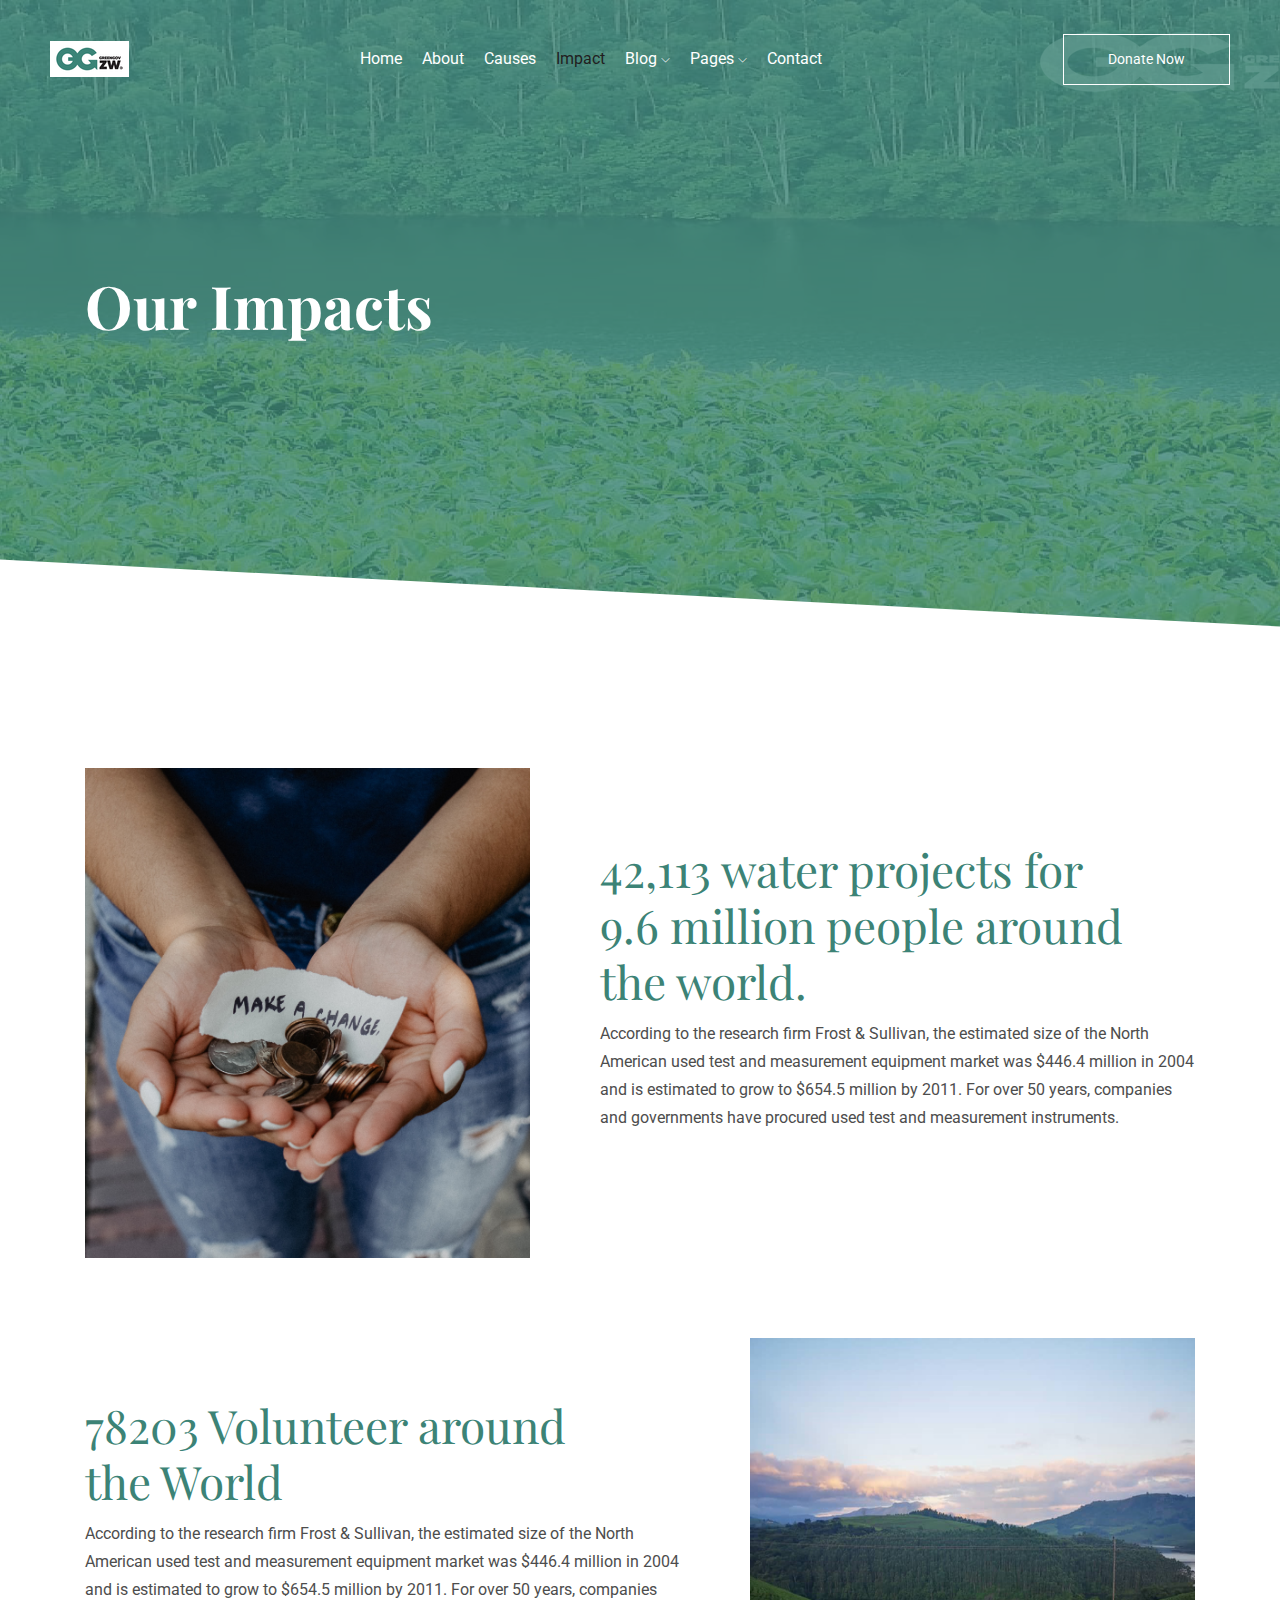
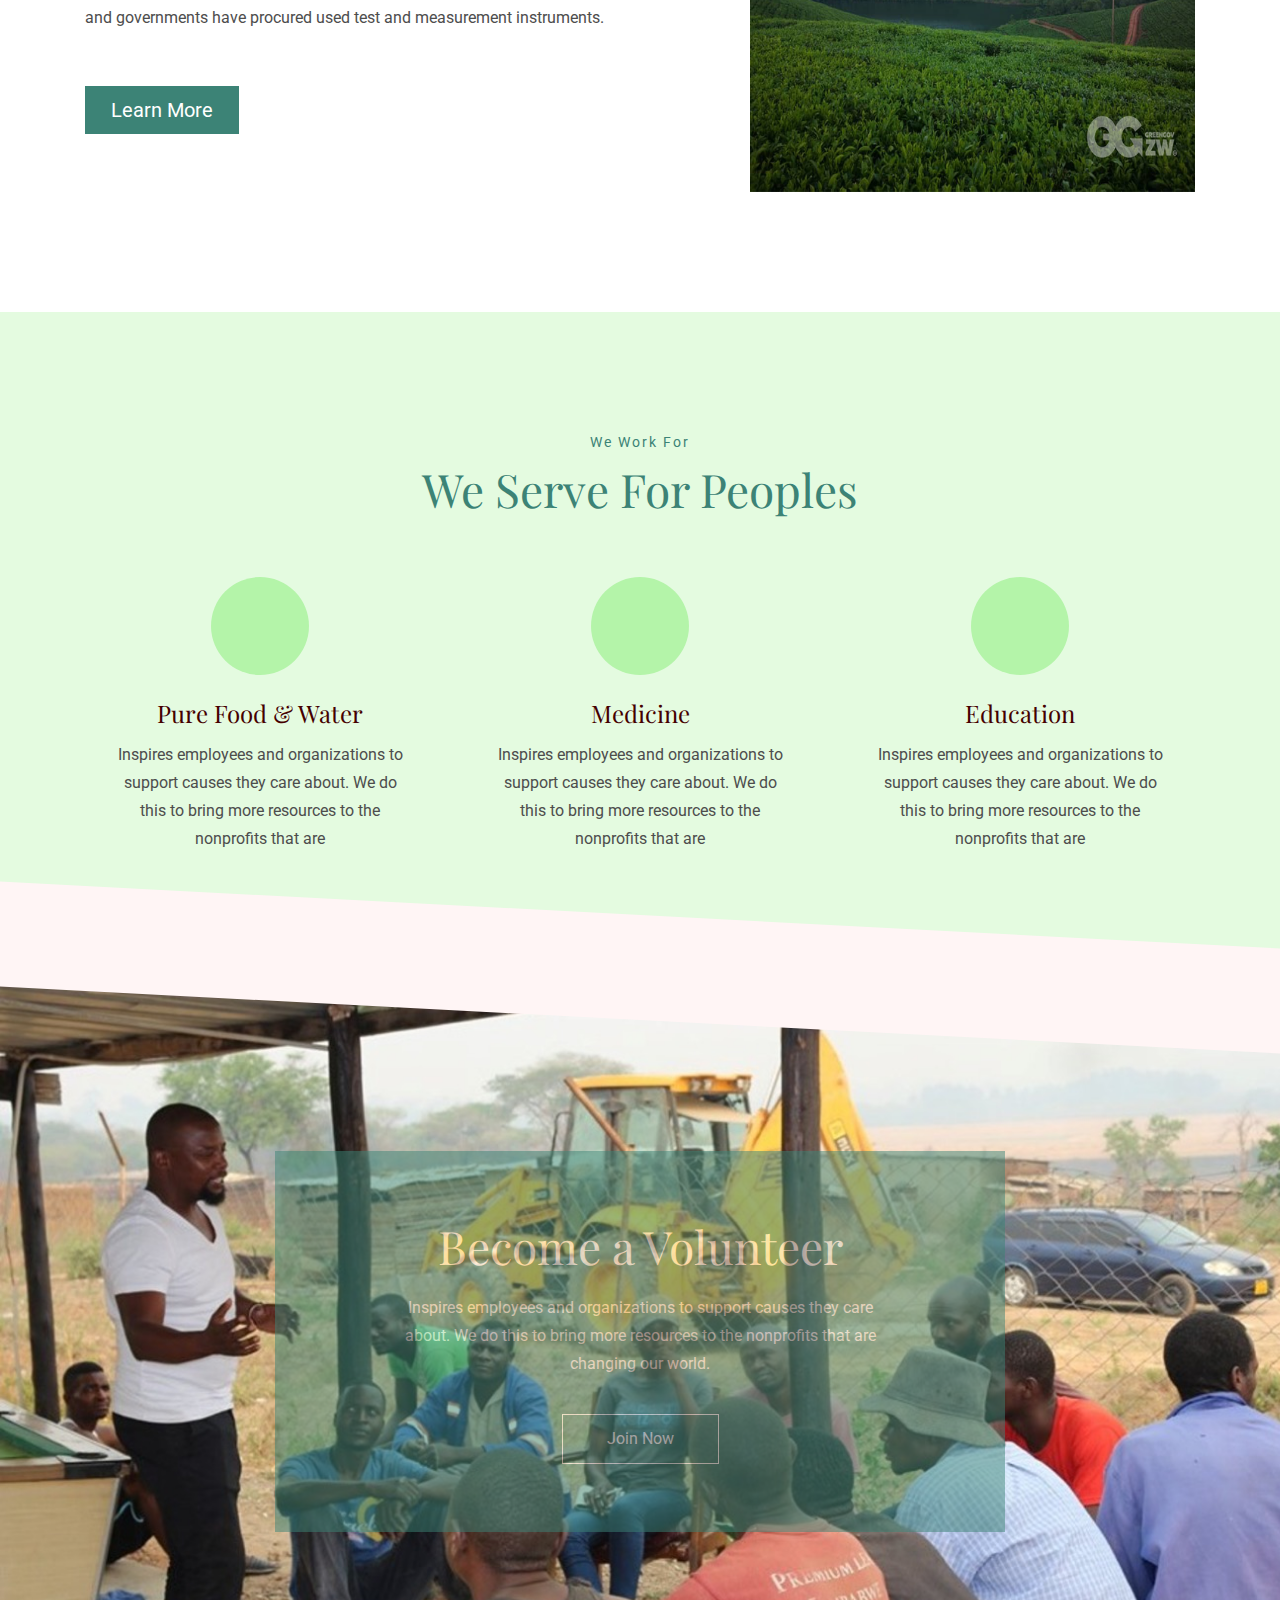
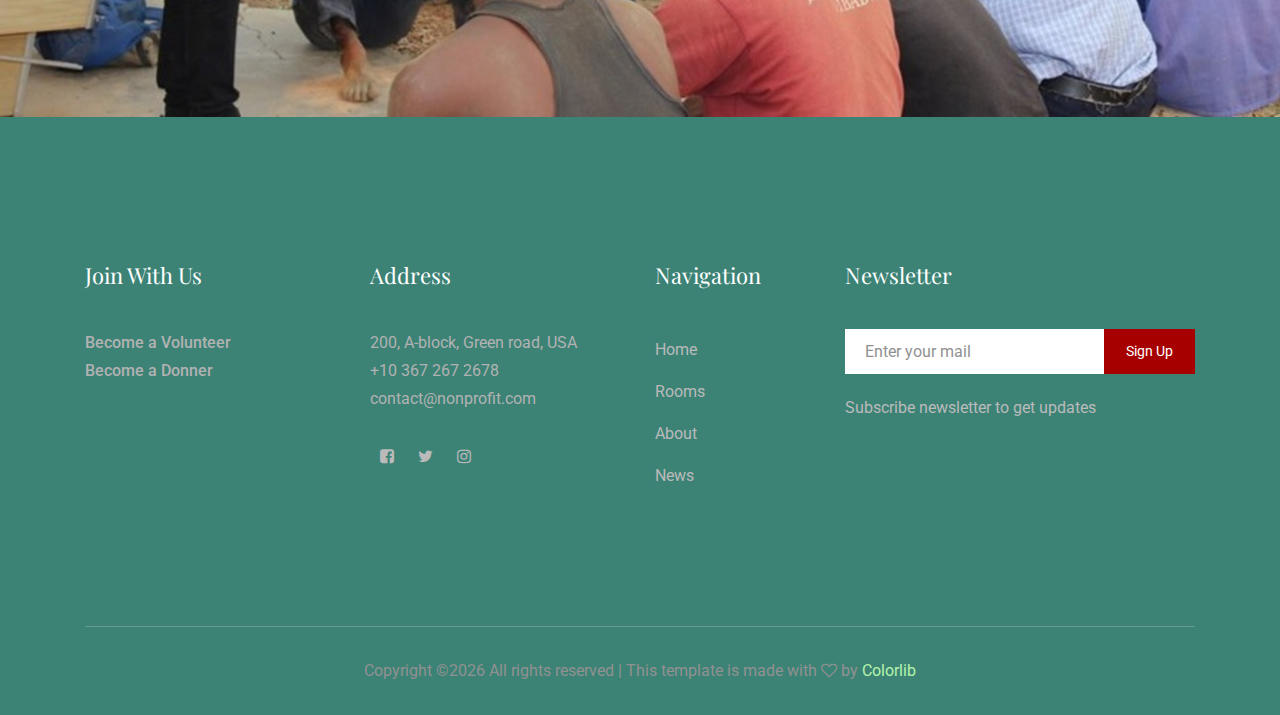
<file: impact.html>
<!doctype html>
<html class="no-js" lang="zxx">

<head>
    <meta charset="utf-8">
    <meta http-equiv="x-ua-compatible" content="ie=edge">
    <title>Non profit</title>
    <meta name="description" content="">
    <meta name="viewport" content="width=device-width, initial-scale=1">

    <!-- <link rel="manifest" href="site.webmanifest"> -->
    <link rel="shortcut icon" type="image/x-icon" href="img/favicon.png">
    <!-- Place favicon.ico in the root directory -->

    <!-- CSS here -->
    <link rel="stylesheet" href="css/bootstrap.min.css">
    <link rel="stylesheet" href="css/owl.carousel.min.css">
    <link rel="stylesheet" href="css/magnific-popup.css">
    <link rel="stylesheet" href="css/font-awesome.min.css">
    <link rel="stylesheet" href="css/themify-icons.css">
    <link rel="stylesheet" href="css/nice-select.css">
    <link rel="stylesheet" href="css/flaticon.css">
    <link rel="stylesheet" href="css/animate.css">
    <link rel="stylesheet" href="css/slicknav.css">
    <link rel="stylesheet" href="css/style.css">
    <!-- <link rel="stylesheet" href="css/responsive.css"> -->
</head>

<body>
    <!--[if lte IE 9]>
            <p class="browserupgrade">You are using an <strong>outdated</strong> browser. Please <a href="https://browsehappy.com/">upgrade your browser</a> to improve your experience and security.</p>
        <![endif]-->

    <!-- header-start -->
    <header>
        <div class="header-area ">
            <div id="sticky-header" class="main-header-area">
                <div class="container-fluid p-0">
                    <div class="row align-items-center justify-content-between no-gutters">
                        <div class="col-xl-2 col-lg-2">
                            <div class="logo-img">
                                <a href="index.html">
                                    <img src="img/logo.png" alt="">
                                </a>
                            </div>
                        </div>
                        <div class="col-xl-7 col-lg-7">
                            <div class="main-menu  d-none d-lg-block">
                                <nav>
                                    <ul id="navigation">
                                        <li><a href="index.html">home</a></li>
                                        <li><a href="about.html">About</a></li>
                                        <li><a href="causes.html">causes</a></li>
                                        <li><a class="active" href="impact.html">impact</a></li>

                                        <li><a href="#">blog <i class="ti-angle-down"></i></a>
                                            <ul class="submenu">
                                                <li><a href="blog.html">blog</a></li>
                                                <li><a href="single-blog.html">single-blog</a></li>
                                            </ul>
                                        </li>
                                        <li><a href="#">pages <i class="ti-angle-down"></i></a>
                                            <ul class="submenu">
                                                <li><a href="causes-details.html">causes-details</a></li>
                                                <li><a href="elements.html">elements</a></li>
                                            </ul>
                                        </li>
                                        <li><a href="contact.html">Contact</a></li>
                                    </ul>
                                </nav>
                            </div>
                        </div>
                        <div class="col-xl-3 col-lg-3 d-none d-lg-block">
                            <div class="donate_now">
                                <a href="#" class="boxed-btn">Donate Now</a>
                            </div>
                        </div>
                        <div class="col-12">
                            <div class="mobile_menu d-block d-lg-none"></div>
                        </div>
                    </div>
                </div>
            </div>
        </div>
    </header>
    <!-- header-end -->

    <!-- breadcam_area_start -->
    <div class="breadcam_area bradcam_bg">
        <div class="container">
            <div class="row">
                <div class="col-xl-12">
                    <div class="breadcam_text">
                        <h3>Our Impacts</h3>
                    </div>
                </div>
            </div>
        </div>
    </div>
    <!-- breadcam_area_end -->

    <!-- about_area_start -->
    <div class="about_area about_area2">
        <div class="container">
            <div class="row align-items-center mb-80">
                <div class="col-xl-5 col-md-6">
                    <div class="about_thumb">
                        <img src="img/about/about2.png" alt="">
                    </div>
                </div>
                <div class="col-xl-7 col-md-6">
                    <div class="about_right padding-left">
                        <div class="section_title">
                            <h3>42,113 water projects for <br> 
                                9.6 million people around <br> 
                                the world.
                            </h3>
                        </div>
                        <p>According to the research firm Frost & Sullivan, the estimated size of the North 
                            American used test and measurement equipment market was $446.4 million 
                            in 2004 and is estimated to grow to $654.5 million by 2011. For over 50 years, 
                            companies and governments have procured used test and measurement 
                            instruments.</p>
                    </div>
                </div>
            </div>
            <div class="row align-items-center">
                <div class="col-xl-7 col-md-6">
                    <div class="about_right padding-right">
                        <div class="section_title">
                            <h3>78203 Volunteer around <br>
                                the World
                            </h3>
                        </div>
                        <p>According to the research firm Frost & Sullivan, the estimated size of the North 
                            American used test and measurement equipment market was $446.4 million 
                            in 2004 and is estimated to grow to $654.5 million by 2011. For over 50 years, 
                            companies and governments have procured used test and measurement 
                            instruments.</p>
                            <a href="#" class="boxed_btn3" >Learn More</a>
                    </div>
                </div>
                <div class="col-xl-5 col-md-6">
                    <div class="about_thumb">
                        <img src="img/about/about.png" alt="">
                    </div>
                </div>
            </div>
        </div>
    </div>
    <!-- about_area_end -->

    <!-- servce_area_start -->
    <div class="servce_area servce_area2 gray-bg">
        <div class="container">
            <div class="row">
                <div class="col-xl-12">
                    <div class="section_title text-center mb-60">
                        <span>We Work For</span>
                        <h3>
                            We Serve For Peoples
                        </h3>
                    </div>
                </div>
            </div>
            <div class="row">
                <div class="col-xl-4 col-md-4">
                    <div class="single_serve text-center">
                        <div class="serve_icon">
                            <i class="flaticon-meat"></i>
                        </div>
                        <h3>Pure Food & Water</h3>
                        <p>Inspires employees and organizations to support causes they care about. We do this to bring
                            more resources to the nonprofits that are </p>
                    </div>
                </div>
                <div class="col-xl-4 col-md-4">
                    <div class="single_serve text-center">
                        <div class="serve_icon">
                            <i class="flaticon-medicine"></i>
                        </div>
                        <h3>Medicine</h3>
                        <p>Inspires employees and organizations to support causes they care about. We do this to bring
                            more resources to the nonprofits that are </p>
                    </div>
                </div>
                <div class="col-xl-4 col-md-4">
                    <div class="single_serve text-center">
                        <div class="serve_icon">
                            <i class="flaticon-open-magazine"></i>
                        </div>
                        <h3>Education</h3>
                        <p>Inspires employees and organizations to support causes they care about. We do this to bring
                            more resources to the nonprofits that are </p>
                    </div>
                </div>
            </div>
        </div>
    </div>
    <!-- servce_area_end -->

    <!-- become_volunter_start -->
    <div class="become_volunter volunter_bg_1">
        <div class="container">
            <div class="row">
                <div class="col-xl-8 offset-xl-2 col-md-10 offset-md-1">
                    <div class="volunter_text text-center">
                        <h3>Become a Volunteer</h3>
                        <p>Inspires employees and organizations to support causes they care <br>
                                about. We do this to bring more resources to the nonprofits that are 
                                changing our world.</p>
                        <a  class="boxed-btn4" href="#">Join Now</a>
                    </div>
                </div>
            </div>
        </div>
    </div>
    <!-- become_volunter_end -->
    <footer class="footer">
            <div class="footer_top">
                <div class="container">
                    <div class="row">
                        <div class="col-xl-3 col-md-6 col-lg-3">
                            <div class="footer_widget">
                                <h3 class="footer_title">
                                     Join With Us
                                </h3>
                                <p class="footer_text doanar"> <a class="first" href="#">Become a Volunteer</a> <br><a href="#">Become a Donner</a></p>
                                
                            </div>
                        </div>
                        <div class="col-xl-3 col-md-6 col-lg-3">
                            <div class="footer_widget">
                                <h3 class="footer_title">
                                        address
                                </h3>
                                <p class="footer_text">200, A-block, Green road, USA <br>
                                        +10 367 267 2678 <br>
                                        <a class="domain" href="#">contact@nonprofit.com</a></p>
                                <div class="socail_links">
                                    <ul>
                                        <li>
                                            <a href="#">
                                                <i class="fa fa-facebook-square"></i>
                                            </a>
                                        </li>
                                        <li>
                                            <a href="#">
                                                <i class="fa fa-twitter"></i>
                                            </a>
                                        </li>
                                        <li>
                                            <a href="#">
                                                <i class="fa fa-instagram"></i>
                                            </a>
                                        </li>
                                    </ul>
                                </div>
                            </div>
                        </div>
                        <div class="col-xl-2 col-md-6 col-lg-2">
                            <div class="footer_widget">
                                <h3 class="footer_title">
                                    Navigation
                                </h3>
                                <ul>
                                    <li><a href="#">Home</a></li>
                                    <li><a href="#">Rooms</a></li>
                                    <li><a href="#">About</a></li>
                                    <li><a href="#">News</a></li>
                                </ul>
                            </div>
                        </div>
                        <div class="col-xl-4 col-md-6 col-lg-4">
                            <div class="footer_widget">
                                <h3 class="footer_title">
                                    Newsletter
                                </h3>
                                <form action="#" class="newsletter_form">
                                    <input type="text" placeholder="Enter your mail">
                                    <button type="submit">Sign Up</button>
                                </form>
                                <p class="newsletter_text">Subscribe newsletter to get updates</p>
                            </div>
                        </div>
                    </div>
                </div>
            </div>
            <div class="copy-right_text">
                <div class="container">
                    <div class="footer_border"></div>
                    <div class="row">
                        <div class="col-xl-12">
                            <p class="copy_right text-center">
                                <!-- Link back to Colorlib can't be removed. Template is licensed under CC BY 3.0. -->
Copyright &copy;<script>document.write(new Date().getFullYear());</script> All rights reserved | This template is made with <i class="fa fa-heart-o" aria-hidden="true"></i> by <a href="https://colorlib.com" target="_blank">Colorlib</a>
<!-- Link back to Colorlib can't be removed. Template is licensed under CC BY 3.0. -->
                            </p>
                        </div>
                    </div>
                </div>
            </div>
        </footer>
    <!-- JS here -->
    <script src="js/vendor/modernizr-3.5.0.min.js"></script>
    <script src="js/vendor/jquery-1.12.4.min.js"></script>
    <script src="js/popper.min.js"></script>
    <script src="js/bootstrap.min.js"></script>
    <script src="js/owl.carousel.min.js"></script>
    <script src="js/isotope.pkgd.min.js"></script>
    <script src="js/ajax-form.js"></script>
    <script src="js/waypoints.min.js"></script>
    <script src="js/jquery.counterup.min.js"></script>
    <script src="js/imagesloaded.pkgd.min.js"></script>
    <script src="js/scrollIt.js"></script>
    <script src="js/jquery.scrollUp.min.js"></script>
    <script src="js/wow.min.js"></script>
    <script src="js/nice-select.min.js"></script>
    <script src="js/jquery.slicknav.min.js"></script>
    <script src="js/jquery.magnific-popup.min.js"></script>
    <script src="js/plugins.js"></script>

    <!--contact js-->
    <script src="js/contact.js"></script>
    <script src="js/jquery.ajaxchimp.min.js"></script>
    <script src="js/jquery.form.js"></script>
    <script src="js/jquery.validate.min.js"></script>
    <script src="js/mail-script.js"></script>

    <script src="js/main.js"></script>

</body>

</html>
</file>
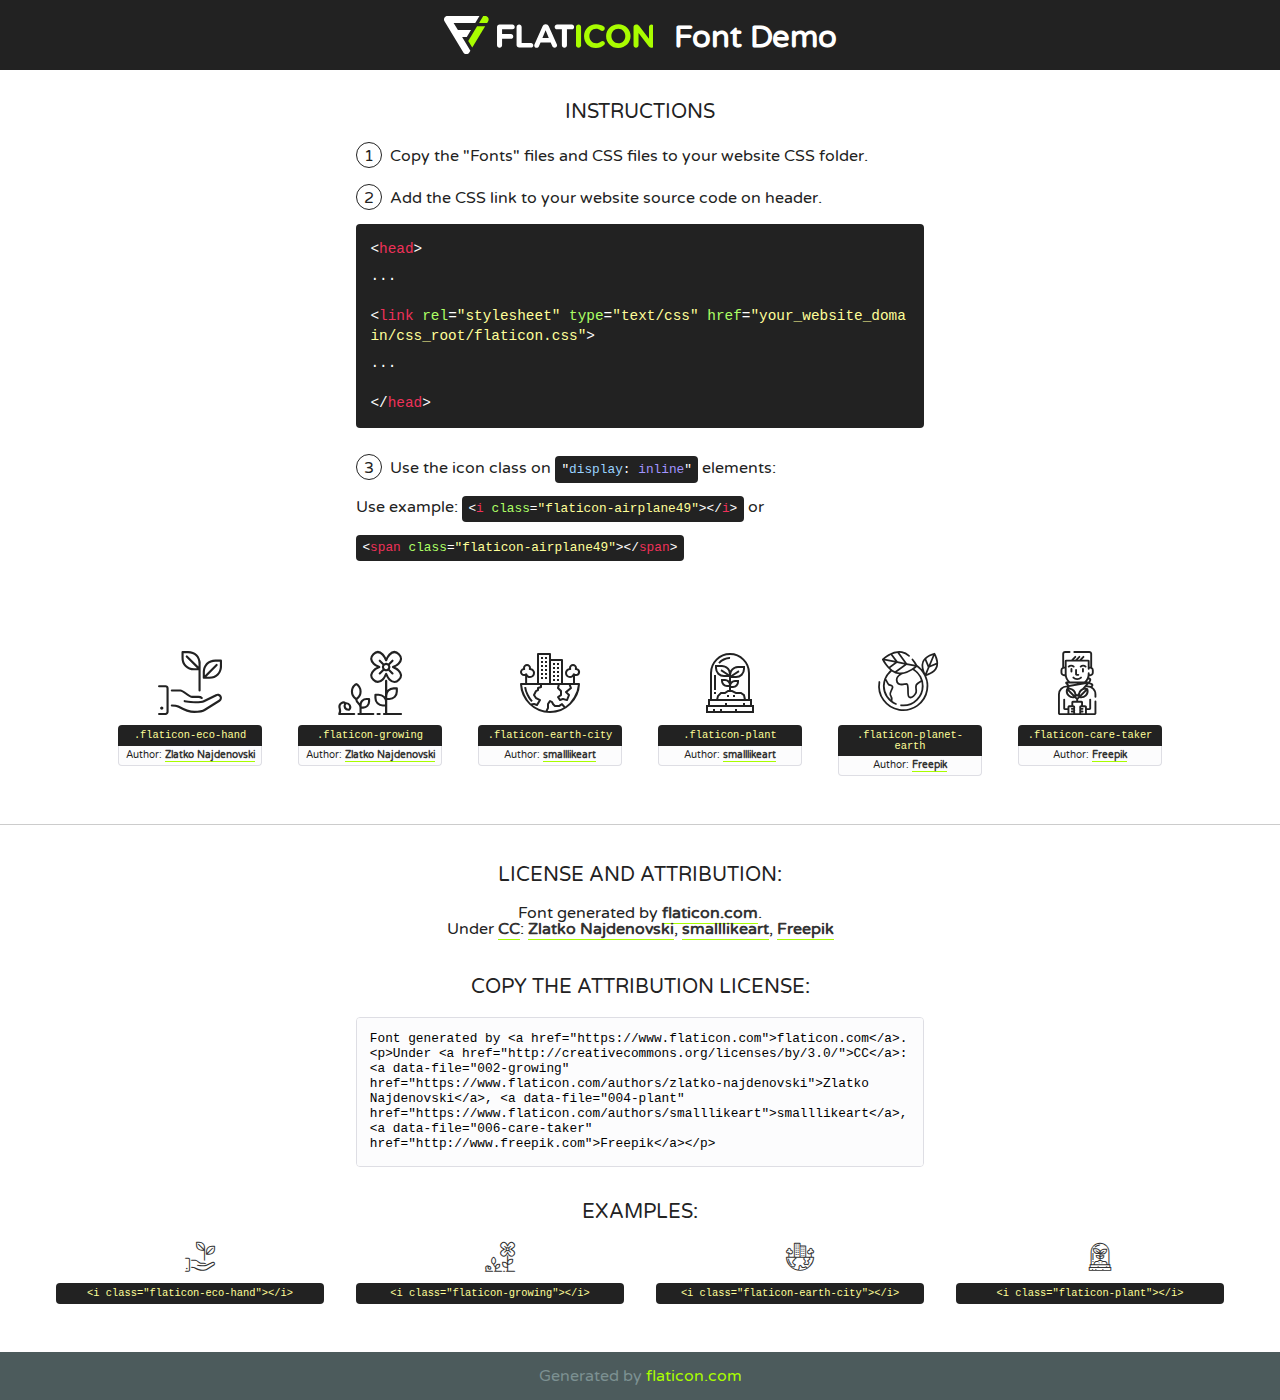
<file: fonts/flaticon.html>
<!DOCTYPE html>
<!--
  Flaticon icon font: Flaticon
  Creation date: 22/11/2019 14:44
-->
<html>
<!DOCTYPE html>
<html>

<head>
    <title>Flaticon WebFont</title>
    <link href="http://fonts.googleapis.com/css?family=Varela+Round" rel="stylesheet" type="text/css" />
    <link rel="stylesheet" type="text/css" href="flaticon.css">
    <meta charset="UTF-8">
    <style>
    html, body, div, span, applet, object, iframe,
    h1, h2, h3, h4, h5, h6, p, blockquote, pre,
    a, abbr, acronym, address, big, cite, code,
    del, dfn, em, img, ins, kbd, q, s, samp,
    small, strike, strong, sub, sup, tt, var,
    b, u, i, center,
    dl, dt, dd, ol, ul, li,
    fieldset, form, label, legend,
    table, caption, tbody, tfoot, thead, tr, th, td,
    article, aside, canvas, details, embed, 
    figure, figcaption, footer, header, hgroup, 
    menu, nav, output, ruby, section, summary,
    time, mark, audio, video {
        margin: 0;
        padding: 0;
        border: 0;
        font-size: 100%;
        font: inherit;
        vertical-align: baseline;
    }
    /* HTML5 display-role reset for older browsers */
    article, aside, details, figcaption, figure, 
    footer, header, hgroup, menu, nav, section {
        display: block;
    }
    body {
        line-height: 1;
    }
    ol, ul {
        list-style: none;
    }
    blockquote, q {
        quotes: none;
    }
    blockquote:before, blockquote:after,
    q:before, q:after {
        content: '';
        content: none;
    }
    table {
        border-collapse: collapse;
        border-spacing: 0;
    }
    body {
        font-family: 'Varela Round', Helvetica, Arial, sans-serif;
        font-size: 16px;
        color: #222;
    }
    a {
        color: #333;
        border-bottom: 1px solid #a9fd00;
        font-weight: bold;
        text-decoration: none;
    }
    * {
        -moz-box-sizing: border-box;
        -webkit-box-sizing: border-box;
        box-sizing: border-box;
        margin: 0;
        padding: 0;
    }
    [class^="flaticon-"]:before, [class*=" flaticon-"]:before, [class^="flaticon-"]:after, [class*=" flaticon-"]:after {
        font-family: Flaticon;
        font-size: 30px;
        font-style: normal;
        margin-left: 20px;
        color: #333;
    }
    .wrapper {
        max-width: 600px;
        margin: auto;
        padding: 0 1em;
    }
    .title {
        font-size: 1.25em;
        text-align: center;
        margin-bottom: 1em;
        text-transform: uppercase;
    }
    header {
        text-align: center;
        background-color: #222;
        color: #fff;
        padding: 1em;
    }
    header .logo {
        width: 210px;
        height: 38px;
        display: inline-block;
        vertical-align: middle;
        margin-right: 1em;
        border: none;
    }
    header strong {
        font-size: 1.95em;
        font-weight: bold;
        vertical-align: middle;
        margin-top: 5px;
        display: inline-block;
    }
    .demo {
        margin: 2em auto;
        line-height: 1.25em;
    }
    .demo ul li {
        margin-bottom: 1em;
    }
    .demo ul li .num {
        color: #222;
        border-radius: 20px;
        display: inline-block;
        width: 26px;
        padding: 3px;
        height: 26px;
        text-align: center;
        margin-right: 0.5em;
        border: 1px solid #222;
    }
    .demo ul li code {
        background-color: #222;
        border-radius: 4px;
        padding: 0.25em 0.5em;
        display: inline-block;
        color: #fff;
        font-family: Consolas,Monaco,Lucida Console,Liberation Mono,DejaVu Sans Mono,Bitstream Vera Sans Mono,Courier New, monospace;
        font-weight: lighter;
        margin-top: 1em;
        font-size: 0.8em;
        word-break: break-all;
    }
    .demo ul li code.big {
        padding: 1em;
        font-size: 0.9em;
    }
    .demo ul li code .red {
        color: #EF3159;
    }
    .demo ul li code .green {
        color: #ACFF65;
    }
    .demo ul li code .yellow {
        color: #FFFF99;
    }
    .demo ul li code .blue {
        color: #99D3FF;
    }
    .demo ul li code .purple {
        color: #A295FF;
    }
    .demo ul li code .dots {
        margin-top: 0.5em;
        display: block;
    }
    #glyphs {
        border-bottom: 1px solid #ccc;
        padding: 2em 0;
        text-align: center;
    }
    .glyph {
        display: inline-block;
        width: 9em;
        margin: 1em;
        text-align: center;
        vertical-align: top;
        background: #FFF;
    }
    .glyph .glyph-icon {
        padding: 10px;
        display: block;
        font-family:"Flaticon";
        font-size: 64px;
        line-height: 1;
    }
    .glyph .glyph-icon:before {
        font-size: 64px;
        color: #222;
        margin-left: 0;
    }
    .class-name {
        font-size: 0.65em;
        background-color: #222;
        color: #fff;
        border-radius: 4px 4px 0 0;
        padding: 0.5em;
        color: #FFFF99;
        font-family: Consolas,Monaco,Lucida Console,Liberation Mono,DejaVu Sans Mono,Bitstream Vera Sans Mono,Courier New, monospace;
    }
    .author-name {
        font-size: 0.6em;
        background-color: #fcfcfd;
        border: 1px solid #DEDEE4;
        border-top: 0;
        border-radius: 0 0 4px 4px;
        padding: 0.5em;
    }
    .class-name:last-child {
        font-size: 10px;
        color:#888;
    }
    .class-name:last-child a {
        font-size: 10px;
        color:#555;
    }
    .class-name:last-child a:hover {
        color:#a9fd00;
    }
    .glyph > input {
        display: block;
        width: 100px;
        margin: 5px auto;
        text-align: center;
        font-size: 12px;
        cursor: text;
    }
    .glyph > input.icon-input {
        font-family:"Flaticon";
        font-size: 16px;
        margin-bottom: 10px;
    }
    .attribution .title {
        margin-top: 2em;
    }
    .attribution textarea {
        background-color: #fcfcfd;
        padding: 1em;
        border: none;
        box-shadow: none;
        border: 1px solid #DEDEE4;
        border-radius: 4px;
        resize: none;
        width: 100%;
        height: 150px;
        font-size: 0.8em;
        font-family: Consolas,Monaco,Lucida Console,Liberation Mono,DejaVu Sans Mono,Bitstream Vera Sans Mono,Courier New, monospace;
        -webkit-appearance: none;
    }
    .iconsuse {
        margin: 2em auto;
        text-align: center;
        max-width: 1200px;
    }
    .iconsuse:after {
        content: '';
        display: table;
        clear: both;
    }
    .iconsuse .image {
        float: left;
        width: 25%;
        padding: 0 1em;
    }
    .iconsuse .image p {
        margin-bottom: 1em;
    }
    .iconsuse .image span {
        display: block;
        font-size: 0.65em;
        background-color: #222;
        color: #fff;
        border-radius: 4px;
        padding: 0.5em;
        color: #FFFF99;
        margin-top: 1em;
        font-family: Consolas,Monaco,Lucida Console,Liberation Mono,DejaVu Sans Mono,Bitstream Vera Sans Mono,Courier New, monospace;
    }
    #footer {
        text-align: center;
        background-color: #4C5B5C;
        color: #7c9192;
        padding: 1em;
    }
    #footer a {
        border: none;
        color: #a9fd00;
        font-weight: normal;
    }
    @media (max-width: 960px) {
        .iconsuse .image {
            width: 50%;
        }
    }
    @media (max-width: 560px) {
        .iconsuse .image {
            width: 100%;
        }
    }
    </style>
</head>

<body class="characters-off">

    <header>
        <a href="https://www.flaticon.com" target="_blank" class="logo">
            <svg version="1.1" xmlns="http://www.w3.org/2000/svg" xmlns:xlink="http://www.w3.org/1999/xlink" xmlns:a="http://ns.adobe.com/AdobeSVGViewerExtensions/3.0/" viewBox="0 0 560.875 102.036" enable-background="new 0 0 560.875 102.036" xml:space="preserve">
                <defs>
                </defs>
                <g>
                    <g class="letters">
                        <path fill="#ffffff" d="M141.596,29.675c0-3.777,2.985-6.767,6.764-6.767h34.438c3.426,0,6.15,2.728,6.15,6.15
                        c0,3.43-2.724,6.149-6.15,6.149h-27.674v13.091h23.719c3.429,0,6.151,2.724,6.151,6.15c0,3.43-2.723,6.149-6.151,6.149h-23.719
                        v17.574c0,3.773-2.986,6.761-6.764,6.761c-3.779,0-6.764-2.989-6.764-6.761V29.675z"></path>
                        <path fill="#ffffff" d="M193.844,29.149c0-3.781,2.985-6.767,6.764-6.767c3.776,0,6.763,2.985,6.763,6.767v42.957h25.039
                        c3.426,0,6.149,2.726,6.149,6.153c0,3.425-2.723,6.15-6.149,6.15h-31.802c-3.779,0-6.764-2.986-6.764-6.768V29.149z"></path>
                        <path fill="#ffffff" d="M241.891,75.71l21.438-48.407c1.492-3.341,4.215-5.357,7.906-5.357h0.792
                        c3.686,0,6.323,2.017,7.815,5.357l21.439,48.407c0.436,0.967,0.701,1.845,0.701,2.723c0,3.602-2.809,6.501-6.414,6.501
                        c-3.161,0-5.269-1.845-6.499-4.655l-4.132-9.661h-27.059l-4.301,10.102c-1.144,2.631-3.426,4.214-6.237,4.214
                        c-3.517,0-6.24-2.81-6.24-6.325C241.1,77.64,241.451,76.677,241.891,75.71z M279.932,58.666l-8.521-20.297l-8.526,20.297H279.932
                        z"></path>
                        <path fill="#ffffff" d="M314.864,35.387H301.86c-3.429,0-6.239-2.813-6.239-6.238c0-3.429,2.811-6.24,6.239-6.24h39.533
                        c3.426,0,6.237,2.811,6.237,6.24c0,3.425-2.811,6.238-6.237,6.238h-13.001v42.785c0,3.773-2.99,6.761-6.764,6.761
                        c-3.779,0-6.764-2.989-6.764-6.761V35.387z"></path>
                        <path fill="#A9FD00" d="M352.615,29.149c0-3.781,2.985-6.767,6.767-6.767c3.774,0,6.761,2.985,6.761,6.767v49.024
                        c0,3.773-2.987,6.761-6.761,6.761c-3.781,0-6.767-2.989-6.767-6.761V29.149z"></path>
                        <path fill="#A9FD00" d="M374.132,53.836v-0.179c0-17.481,13.178-31.801,32.065-31.801c9.22,0,15.459,2.458,20.557,6.238
                        c1.402,1.054,2.637,2.985,2.637,5.357c0,3.692-2.985,6.59-6.681,6.59c-1.845,0-3.071-0.702-4.044-1.319
                        c-3.776-2.813-7.729-4.393-12.562-4.393c-10.364,0-17.831,8.611-17.831,19.154v0.173c0,10.542,7.291,19.329,17.831,19.329
                        c5.715,0,9.492-1.756,13.359-4.834c1.049-0.874,2.458-1.491,4.039-1.491c3.429,0,6.325,2.813,6.325,6.236
                        c0,2.106-1.056,3.78-2.282,4.834c-5.539,4.834-12.036,7.733-21.878,7.733C387.572,85.464,374.132,71.493,374.132,53.836z"></path>
                        <path fill="#A9FD00" d="M433.009,53.836v-0.179c0-17.481,13.79-31.801,32.766-31.801c18.981,0,32.592,14.143,32.592,31.628v0.173
                        c0,17.483-13.785,31.807-32.769,31.807C446.625,85.464,433.009,71.32,433.009,53.836z M484.224,53.836v-0.179
                        c0-10.539-7.725-19.326-18.626-19.326c-10.893,0-18.449,8.611-18.449,19.154v0.173c0,10.542,7.73,19.329,18.626,19.329
                        C476.676,72.986,484.224,64.378,484.224,53.836z"></path>
                        <path fill="#A9FD00" d="M506.233,29.321c0-3.774,2.99-6.763,6.767-6.763h1.401c3.252,0,5.183,1.583,7.029,3.953l26.093,34.265
                        V29.059c0-3.692,2.99-6.677,6.681-6.677c3.683,0,6.671,2.985,6.671,6.677v48.934c0,3.78-2.987,6.765-6.764,6.765h-0.436
                        c-3.257,0-5.188-1.581-7.034-3.953l-27.056-35.492v32.944c0,3.687-2.985,6.676-6.678,6.676c-3.683,0-6.673-2.989-6.673-6.676
                        V29.321z"></path>
                    </g>
                    <g class="insignia">
                        <path fill="#ffffff" d="M48.372,56.137h12.517l11.156-18.537H37.186L25.688,18.539h57.825L94.668,0H9.271
                        C5.925,0,2.842,1.801,1.198,4.716c-1.644,2.907-1.593,6.482,0.134,9.343l50.38,83.501c1.678,2.781,4.689,4.476,7.938,4.476
                        c3.246,0,6.257-1.695,7.935-4.476l2.898-4.804L48.372,56.137z"></path>
                        <g class="i">
                            <path fill="#A9FD00" d="M93.575,18.539h0.031v0.004l21.652,0.004l2.705-4.488c1.727-2.861,1.778-6.436,0.133-9.343
                            C116.454,1.801,113.371,0,110.026,0h-5.294L93.575,18.539z"></path>
                            <polygon fill="#A9FD00" points="88.291,27.356 64.725,66.486 75.519,84.404 109.942,27.356"></polygon>
                        </g>
                    </g>
                </g>
            </svg>
        </a>
        <strong>Font Demo</strong>
    </header>


    <section class="demo wrapper">

        <p class="title">Instructions</p>

        <ul>
            <li>
                <span class="num">1</span>Copy the "Fonts" files and CSS files to your website CSS folder.
            </li>
            <li>
                <span class="num">2</span>Add the CSS link to your website source code on header.
                <code class="big">
                    &lt;<span class="red">head</span>&gt;
                    <br/><span class="dots">...</span>
                    <br/>&lt;<span class="red">link</span> <span class="green">rel</span>=<span class="yellow">"stylesheet"</span> <span class="green">type</span>=<span class="yellow">"text/css"</span> <span class="green">href</span>=<span class="yellow">"your_website_domain/css_root/flaticon.css"</span>&gt;
                    <br/><span class="dots">...</span>
                    <br/>&lt;/<span class="red">head</span>&gt;
                </code>
            </li>

            <li>
                <p>
                    <span class="num">3</span>Use the icon class on <code>"<span class="blue">display</span>:<span class="purple"> inline</span>"</code> elements:
                    <br />
                    Use example: <code>&lt;<span class="red">i</span> <span class="green">class</span>=<span class="yellow">&quot;flaticon-airplane49&quot;</span>&gt;&lt;/<span class="red">i</span>&gt;</code> or <code>&lt;<span class="red">span</span> <span class="green">class</span>=<span class="yellow">&quot;flaticon-airplane49&quot;</span>&gt;&lt;/<span class="red">span</span>&gt;</code>
            </li>
        </ul>

    </section>




   <section id="glyphs">          
    
      
        <div class="glyph"><div class="glyph-icon flaticon-eco-hand"></div>
            <div class="class-name">.flaticon-eco-hand</div>
            <div class="author-name">Author: <a data-file="001-eco-hand" href="https://www.flaticon.com/authors/zlatko-najdenovski">Zlatko Najdenovski</a> </div> 
        </div>        
        
        <div class="glyph"><div class="glyph-icon flaticon-growing"></div>
            <div class="class-name">.flaticon-growing</div>
            <div class="author-name">Author: <a data-file="002-growing" href="https://www.flaticon.com/authors/zlatko-najdenovski">Zlatko Najdenovski</a> </div> 
        </div>        
        
        <div class="glyph"><div class="glyph-icon flaticon-earth-city"></div>
            <div class="class-name">.flaticon-earth-city</div>
            <div class="author-name">Author: <a data-file="003-earth-city" href="https://www.flaticon.com/authors/smalllikeart">smalllikeart</a> </div> 
        </div>        
        
        <div class="glyph"><div class="glyph-icon flaticon-plant"></div>
            <div class="class-name">.flaticon-plant</div>
            <div class="author-name">Author: <a data-file="004-plant" href="https://www.flaticon.com/authors/smalllikeart">smalllikeart</a> </div> 
        </div>        
        
        <div class="glyph"><div class="glyph-icon flaticon-planet-earth"></div>
            <div class="class-name">.flaticon-planet-earth</div>
            <div class="author-name">Author: <a data-file="005-planet-earth" href="http://www.freepik.com">Freepik</a> </div> 
        </div>        
        
        <div class="glyph"><div class="glyph-icon flaticon-care-taker"></div>
            <div class="class-name">.flaticon-care-taker</div>
            <div class="author-name">Author: <a data-file="006-care-taker" href="http://www.freepik.com">Freepik</a> </div> 
        </div>        
        

    </section>



    <section class="attribution wrapper"   style="text-align:center;">

      <div class="title">License and attribution:</div><div class="attrDiv">Font generated by <a href="https://www.flaticon.com">flaticon.com</a>. <div><p>Under <a href="http://creativecommons.org/licenses/by/3.0/">CC</a>: <a data-file="002-growing" href="https://www.flaticon.com/authors/zlatko-najdenovski">Zlatko Najdenovski</a>, <a data-file="004-plant" href="https://www.flaticon.com/authors/smalllikeart">smalllikeart</a>, <a data-file="006-care-taker" href="http://www.freepik.com">Freepik</a></p>  </div>
      </div>
      <div class="title">Copy the Attribution License:</div>

    <textarea onclick="this.focus();this.select();">Font generated by &lt;a href=&quot;https://www.flaticon.com&quot;&gt;flaticon.com&lt;/a&gt;. <p>Under <a href="http://creativecommons.org/licenses/by/3.0/">CC</a>: <a data-file="002-growing" href="https://www.flaticon.com/authors/zlatko-najdenovski">Zlatko Najdenovski</a>, <a data-file="004-plant" href="https://www.flaticon.com/authors/smalllikeart">smalllikeart</a>, <a data-file="006-care-taker" href="http://www.freepik.com">Freepik</a></p>  
     </textarea>

    </section>

    <section class="iconsuse">

          <div class="title">Examples:</div>            
             
            <div class="image">
                <p>
                    <i class="glyph-icon flaticon-eco-hand"></i> 
                    <span>&lt;i class=&quot;flaticon-eco-hand&quot;&gt;&lt;/i&gt;</span>
                </p>
            </div>
            
            <div class="image">
                <p>
                    <i class="glyph-icon flaticon-growing"></i> 
                    <span>&lt;i class=&quot;flaticon-growing&quot;&gt;&lt;/i&gt;</span>
                </p>
            </div>
            
            <div class="image">
                <p>
                    <i class="glyph-icon flaticon-earth-city"></i> 
                    <span>&lt;i class=&quot;flaticon-earth-city&quot;&gt;&lt;/i&gt;</span>
                </p>
            </div>
            
            <div class="image">
                <p>
                    <i class="glyph-icon flaticon-plant"></i> 
                    <span>&lt;i class=&quot;flaticon-plant&quot;&gt;&lt;/i&gt;</span>
                </p>
            </div>
                       
        </div>
                            
    </section>

<div id="footer">
    <div>Generated by <a href="https://www.flaticon.com">flaticon.com</a>
    </div>
</div>



</body>
</html>
</file>
<file: css/themify-icons.css>
@font-face {
	font-family: 'themify';
	src:url('../fonts/themify.eot?-fvbane');
	src:url('../fonts/themify.eot?#iefix-fvbane') format('embedded-opentype'),
		url('../fonts/themify.woff?-fvbane') format('woff'),
		url('../fonts/themify.ttf?-fvbane') format('truetype'),
		url('../fonts/themify.svg?-fvbane#themify') format('svg');
	font-weight: normal;
	font-style: normal;
}

[class^="ti-"], [class*=" ti-"] {
	font-family: 'themify';
	/* speak: none; */
	font-style: normal;
	font-weight: normal;
	font-variant: normal;
	text-transform: none;
	line-height: 1;

	/* Better Font Rendering =========== */
	-webkit-font-smoothing: antialiased;
	-moz-osx-font-smoothing: grayscale;
}

.ti-wand:before {
	content: "\e600";
}
.ti-volume:before {
	content: "\e601";
}
.ti-user:before {
	content: "\e602";
}
.ti-unlock:before {
	content: "\e603";
}
.ti-unlink:before {
	content: "\e604";
}
.ti-trash:before {
	content: "\e605";
}
.ti-thought:before {
	content: "\e606";
}
.ti-target:before {
	content: "\e607";
}
.ti-tag:before {
	content: "\e608";
}
.ti-tablet:before {
	content: "\e609";
}
.ti-star:before {
	content: "\e60a";
}
.ti-spray:before {
	content: "\e60b";
}
.ti-signal:before {
	content: "\e60c";
}
.ti-shopping-cart:before {
	content: "\e60d";
}
.ti-shopping-cart-full:before {
	content: "\e60e";
}
.ti-settings:before {
	content: "\e60f";
}
.ti-search:before {
	content: "\e610";
}
.ti-zoom-in:before {
	content: "\e611";
}
.ti-zoom-out:before {
	content: "\e612";
}
.ti-cut:before {
	content: "\e613";
}
.ti-ruler:before {
	content: "\e614";
}
.ti-ruler-pencil:before {
	content: "\e615";
}
.ti-ruler-alt:before {
	content: "\e616";
}
.ti-bookmark:before {
	content: "\e617";
}
.ti-bookmark-alt:before {
	content: "\e618";
}
.ti-reload:before {
	content: "\e619";
}
.ti-plus:before {
	content: "\e61a";
}
.ti-pin:before {
	content: "\e61b";
}
.ti-pencil:before {
	content: "\e61c";
}
.ti-pencil-alt:before {
	content: "\e61d";
}
.ti-paint-roller:before {
	content: "\e61e";
}
.ti-paint-bucket:before {
	content: "\e61f";
}
.ti-na:before {
	content: "\e620";
}
.ti-mobile:before {
	content: "\e621";
}
.ti-minus:before {
	content: "\e622";
}
.ti-medall:before {
	content: "\e623";
}
.ti-medall-alt:before {
	content: "\e624";
}
.ti-marker:before {
	content: "\e625";
}
.ti-marker-alt:before {
	content: "\e626";
}
.ti-arrow-up:before {
	content: "\e627";
}
.ti-arrow-right:before {
	content: "\e628";
}
.ti-arrow-left:before {
	content: "\e629";
}
.ti-arrow-down:before {
	content: "\e62a";
}
.ti-lock:before {
	content: "\e62b";
}
.ti-location-arrow:before {
	content: "\e62c";
}
.ti-link:before {
	content: "\e62d";
}
.ti-layout:before {
	content: "\e62e";
}
.ti-layers:before {
	content: "\e62f";
}
.ti-layers-alt:before {
	content: "\e630";
}
.ti-key:before {
	content: "\e631";
}
.ti-import:before {
	content: "\e632";
}
.ti-image:before {
	content: "\e633";
}
.ti-heart:before {
	content: "\e634";
}
.ti-heart-broken:before {
	content: "\e635";
}
.ti-hand-stop:before {
	content: "\e636";
}
.ti-hand-open:before {
	content: "\e637";
}
.ti-hand-drag:before {
	content: "\e638";
}
.ti-folder:before {
	content: "\e639";
}
.ti-flag:before {
	content: "\e63a";
}
.ti-flag-alt:before {
	content: "\e63b";
}
.ti-flag-alt-2:before {
	content: "\e63c";
}
.ti-eye:before {
	content: "\e63d";
}
.ti-export:before {
	content: "\e63e";
}
.ti-exchange-vertical:before {
	content: "\e63f";
}
.ti-desktop:before {
	content: "\e640";
}
.ti-cup:before {
	content: "\e641";
}
.ti-crown:before {
	content: "\e642";
}
.ti-comments:before {
	content: "\e643";
}
.ti-comment:before {
	content: "\e644";
}
.ti-comment-alt:before {
	content: "\e645";
}
.ti-close:before {
	content: "\e646";
}
.ti-clip:before {
	content: "\e647";
}
.ti-angle-up:before {
	content: "\e648";
}
.ti-angle-right:before {
	content: "\e649";
}
.ti-angle-left:before {
	content: "\e64a";
}
.ti-angle-down:before {
	content: "\e64b";
}
.ti-check:before {
	content: "\e64c";
}
.ti-check-box:before {
	content: "\e64d";
}
.ti-camera:before {
	content: "\e64e";
}
.ti-announcement:before {
	content: "\e64f";
}
.ti-brush:before {
	content: "\e650";
}
.ti-briefcase:before {
	content: "\e651";
}
.ti-bolt:before {
	content: "\e652";
}
.ti-bolt-alt:before {
	content: "\e653";
}
.ti-blackboard:before {
	content: "\e654";
}
.ti-bag:before {
	content: "\e655";
}
.ti-move:before {
	content: "\e656";
}
.ti-arrows-vertical:before {
	content: "\e657";
}
.ti-arrows-horizontal:before {
	content: "\e658";
}
.ti-fullscreen:before {
	content: "\e659";
}
.ti-arrow-top-right:before {
	content: "\e65a";
}
.ti-arrow-top-left:before {
	content: "\e65b";
}
.ti-arrow-circle-up:before {
	content: "\e65c";
}
.ti-arrow-circle-right:before {
	content: "\e65d";
}
.ti-arrow-circle-left:before {
	content: "\e65e";
}
.ti-arrow-circle-down:before {
	content: "\e65f";
}
.ti-angle-double-up:before {
	content: "\e660";
}
.ti-angle-double-right:before {
	content: "\e661";
}
.ti-angle-double-left:before {
	content: "\e662";
}
.ti-angle-double-down:before {
	content: "\e663";
}
.ti-zip:before {
	content: "\e664";
}
.ti-world:before {
	content: "\e665";
}
.ti-wheelchair:before {
	content: "\e666";
}
.ti-view-list:before {
	content: "\e667";
}
.ti-view-list-alt:before {
	content: "\e668";
}
.ti-view-grid:before {
	content: "\e669";
}
.ti-uppercase:before {
	content: "\e66a";
}
.ti-upload:before {
	content: "\e66b";
}
.ti-underline:before {
	content: "\e66c";
}
.ti-truck:before {
	content: "\e66d";
}
.ti-timer:before {
	content: "\e66e";
}
.ti-ticket:before {
	content: "\e66f";
}
.ti-thumb-up:before {
	content: "\e670";
}
.ti-thumb-down:before {
	content: "\e671";
}
.ti-text:before {
	content: "\e672";
}
.ti-stats-up:before {
	content: "\e673";
}
.ti-stats-down:before {
	content: "\e674";
}
.ti-split-v:before {
	content: "\e675";
}
.ti-split-h:before {
	content: "\e676";
}
.ti-smallcap:before {
	content: "\e677";
}
.ti-shine:before {
	content: "\e678";
}
.ti-shift-right:before {
	content: "\e679";
}
.ti-shift-left:before {
	content: "\e67a";
}
.ti-shield:before {
	content: "\e67b";
}
.ti-notepad:before {
	content: "\e67c";
}
.ti-server:before {
	content: "\e67d";
}
.ti-quote-right:before {
	content: "\e67e";
}
.ti-quote-left:before {
	content: "\e67f";
}
.ti-pulse:before {
	content: "\e680";
}
.ti-printer:before {
	content: "\e681";
}
.ti-power-off:before {
	content: "\e682";
}
.ti-plug:before {
	content: "\e683";
}
.ti-pie-chart:before {
	content: "\e684";
}
.ti-paragraph:before {
	content: "\e685";
}
.ti-panel:before {
	content: "\e686";
}
.ti-package:before {
	content: "\e687";
}
.ti-music:before {
	content: "\e688";
}
.ti-music-alt:before {
	content: "\e689";
}
.ti-mouse:before {
	content: "\e68a";
}
.ti-mouse-alt:before {
	content: "\e68b";
}
.ti-money:before {
	content: "\e68c";
}
.ti-microphone:before {
	content: "\e68d";
}
.ti-menu:before {
	content: "\e68e";
}
.ti-menu-alt:before {
	content: "\e68f";
}
.ti-map:before {
	content: "\e690";
}
.ti-map-alt:before {
	content: "\e691";
}
.ti-loop:before {
	content: "\e692";
}
.ti-location-pin:before {
	content: "\e693";
}
.ti-list:before {
	content: "\e694";
}
.ti-light-bulb:before {
	content: "\e695";
}
.ti-Italic:before {
	content: "\e696";
}
.ti-info:before {
	content: "\e697";
}
.ti-infinite:before {
	content: "\e698";
}
.ti-id-badge:before {
	content: "\e699";
}
.ti-hummer:before {
	content: "\e69a";
}
.ti-home:before {
	content: "\e69b";
}
.ti-help:before {
	content: "\e69c";
}
.ti-headphone:before {
	content: "\e69d";
}
.ti-harddrives:before {
	content: "\e69e";
}
.ti-harddrive:before {
	content: "\e69f";
}
.ti-gift:before {
	content: "\e6a0";
}
.ti-game:before {
	content: "\e6a1";
}
.ti-filter:before {
	content: "\e6a2";
}
.ti-files:before {
	content: "\e6a3";
}
.ti-file:before {
	content: "\e6a4";
}
.ti-eraser:before {
	content: "\e6a5";
}
.ti-envelope:before {
	content: "\e6a6";
}
.ti-download:before {
	content: "\e6a7";
}
.ti-direction:before {
	content: "\e6a8";
}
.ti-direction-alt:before {
	content: "\e6a9";
}
.ti-dashboard:before {
	content: "\e6aa";
}
.ti-control-stop:before {
	content: "\e6ab";
}
.ti-control-shuffle:before {
	content: "\e6ac";
}
.ti-control-play:before {
	content: "\e6ad";
}
.ti-control-pause:before {
	content: "\e6ae";
}
.ti-control-forward:before {
	content: "\e6af";
}
.ti-control-backward:before {
	content: "\e6b0";
}
.ti-cloud:before {
	content: "\e6b1";
}
.ti-cloud-up:before {
	content: "\e6b2";
}
.ti-cloud-down:before {
	content: "\e6b3";
}
.ti-clipboard:before {
	content: "\e6b4";
}
.ti-car:before {
	content: "\e6b5";
}
.ti-calendar:before {
	content: "\e6b6";
}
.ti-book:before {
	content: "\e6b7";
}
.ti-bell:before {
	content: "\e6b8";
}
.ti-basketball:before {
	content: "\e6b9";
}
.ti-bar-chart:before {
	content: "\e6ba";
}
.ti-bar-chart-alt:before {
	content: "\e6bb";
}
.ti-back-right:before {
	content: "\e6bc";
}
.ti-back-left:before {
	content: "\e6bd";
}
.ti-arrows-corner:before {
	content: "\e6be";
}
.ti-archive:before {
	content: "\e6bf";
}
.ti-anchor:before {
	content: "\e6c0";
}
.ti-align-right:before {
	content: "\e6c1";
}
.ti-align-left:before {
	content: "\e6c2";
}
.ti-align-justify:before {
	content: "\e6c3";
}
.ti-align-center:before {
	content: "\e6c4";
}
.ti-alert:before {
	content: "\e6c5";
}
.ti-alarm-clock:before {
	content: "\e6c6";
}
.ti-agenda:before {
	content: "\e6c7";
}
.ti-write:before {
	content: "\e6c8";
}
.ti-window:before {
	content: "\e6c9";
}
.ti-widgetized:before {
	content: "\e6ca";
}
.ti-widget:before {
	content: "\e6cb";
}
.ti-widget-alt:before {
	content: "\e6cc";
}
.ti-wallet:before {
	content: "\e6cd";
}
.ti-video-clapper:before {
	content: "\e6ce";
}
.ti-video-camera:before {
	content: "\e6cf";
}
.ti-vector:before {
	content: "\e6d0";
}
.ti-themify-logo:before {
	content: "\e6d1";
}
.ti-themify-favicon:before {
	content: "\e6d2";
}
.ti-themify-favicon-alt:before {
	content: "\e6d3";
}
.ti-support:before {
	content: "\e6d4";
}
.ti-stamp:before {
	content: "\e6d5";
}
.ti-split-v-alt:before {
	content: "\e6d6";
}
.ti-slice:before {
	content: "\e6d7";
}
.ti-shortcode:before {
	content: "\e6d8";
}
.ti-shift-right-alt:before {
	content: "\e6d9";
}
.ti-shift-left-alt:before {
	content: "\e6da";
}
.ti-ruler-alt-2:before {
	content: "\e6db";
}
.ti-receipt:before {
	content: "\e6dc";
}
.ti-pin2:before {
	content: "\e6dd";
}
.ti-pin-alt:before {
	content: "\e6de";
}
.ti-pencil-alt2:before {
	content: "\e6df";
}
.ti-palette:before {
	content: "\e6e0";
}
.ti-more:before {
	content: "\e6e1";
}
.ti-more-alt:before {
	content: "\e6e2";
}
.ti-microphone-alt:before {
	content: "\e6e3";
}
.ti-magnet:before {
	content: "\e6e4";
}
.ti-line-double:before {
	content: "\e6e5";
}
.ti-line-dotted:before {
	content: "\e6e6";
}
.ti-line-dashed:before {
	content: "\e6e7";
}
.ti-layout-width-full:before {
	content: "\e6e8";
}
.ti-layout-width-default:before {
	content: "\e6e9";
}
.ti-layout-width-default-alt:before {
	content: "\e6ea";
}
.ti-layout-tab:before {
	content: "\e6eb";
}
.ti-layout-tab-window:before {
	content: "\e6ec";
}
.ti-layout-tab-v:before {
	content: "\e6ed";
}
.ti-layout-tab-min:before {
	content: "\e6ee";
}
.ti-layout-slider:before {
	content: "\e6ef";
}
.ti-layout-slider-alt:before {
	content: "\e6f0";
}
.ti-layout-sidebar-right:before {
	content: "\e6f1";
}
.ti-layout-sidebar-none:before {
	content: "\e6f2";
}
.ti-layout-sidebar-left:before {
	content: "\e6f3";
}
.ti-layout-placeholder:before {
	content: "\e6f4";
}
.ti-layout-menu:before {
	content: "\e6f5";
}
.ti-layout-menu-v:before {
	content: "\e6f6";
}
.ti-layout-menu-separated:before {
	content: "\e6f7";
}
.ti-layout-menu-full:before {
	content: "\e6f8";
}
.ti-layout-media-right-alt:before {
	content: "\e6f9";
}
.ti-layout-media-right:before {
	content: "\e6fa";
}
.ti-layout-media-overlay:before {
	content: "\e6fb";
}
.ti-layout-media-overlay-alt:before {
	content: "\e6fc";
}
.ti-layout-media-overlay-alt-2:before {
	content: "\e6fd";
}
.ti-layout-media-left-alt:before {
	content: "\e6fe";
}
.ti-layout-media-left:before {
	content: "\e6ff";
}
.ti-layout-media-center-alt:before {
	content: "\e700";
}
.ti-layout-media-center:before {
	content: "\e701";
}
.ti-layout-list-thumb:before {
	content: "\e702";
}
.ti-layout-list-thumb-alt:before {
	content: "\e703";
}
.ti-layout-list-post:before {
	content: "\e704";
}
.ti-layout-list-large-image:before {
	content: "\e705";
}
.ti-layout-line-solid:before {
	content: "\e706";
}
.ti-layout-grid4:before {
	content: "\e707";
}
.ti-layout-grid3:before {
	content: "\e708";
}
.ti-layout-grid2:before {
	content: "\e709";
}
.ti-layout-grid2-thumb:before {
	content: "\e70a";
}
.ti-layout-cta-right:before {
	content: "\e70b";
}
.ti-layout-cta-left:before {
	content: "\e70c";
}
.ti-layout-cta-center:before {
	content: "\e70d";
}
.ti-layout-cta-btn-right:before {
	content: "\e70e";
}
.ti-layout-cta-btn-left:before {
	content: "\e70f";
}
.ti-layout-column4:before {
	content: "\e710";
}
.ti-layout-column3:before {
	content: "\e711";
}
.ti-layout-column2:before {
	content: "\e712";
}
.ti-layout-accordion-separated:before {
	content: "\e713";
}
.ti-layout-accordion-merged:before {
	content: "\e714";
}
.ti-layout-accordion-list:before {
	content: "\e715";
}
.ti-ink-pen:before {
	content: "\e716";
}
.ti-info-alt:before {
	content: "\e717";
}
.ti-help-alt:before {
	content: "\e718";
}
.ti-headphone-alt:before {
	content: "\e719";
}
.ti-hand-point-up:before {
	content: "\e71a";
}
.ti-hand-point-right:before {
	content: "\e71b";
}
.ti-hand-point-left:before {
	content: "\e71c";
}
.ti-hand-point-down:before {
	content: "\e71d";
}
.ti-gallery:before {
	content: "\e71e";
}
.ti-face-smile:before {
	content: "\e71f";
}
.ti-face-sad:before {
	content: "\e720";
}
.ti-credit-card:before {
	content: "\e721";
}
.ti-control-skip-forward:before {
	content: "\e722";
}
.ti-control-skip-backward:before {
	content: "\e723";
}
.ti-control-record:before {
	content: "\e724";
}
.ti-control-eject:before {
	content: "\e725";
}
.ti-comments-smiley:before {
	content: "\e726";
}
.ti-brush-alt:before {
	content: "\e727";
}
.ti-youtube:before {
	content: "\e728";
}
.ti-vimeo:before {
	content: "\e729";
}
.ti-twitter:before {
	content: "\e72a";
}
.ti-time:before {
	content: "\e72b";
}
.ti-tumblr:before {
	content: "\e72c";
}
.ti-skype:before {
	content: "\e72d";
}
.ti-share:before {
	content: "\e72e";
}
.ti-share-alt:before {
	content: "\e72f";
}
.ti-rocket:before {
	content: "\e730";
}
.ti-pinterest:before {
	content: "\e731";
}
.ti-new-window:before {
	content: "\e732";
}
.ti-microsoft:before {
	content: "\e733";
}
.ti-list-ol:before {
	content: "\e734";
}
.ti-linkedin:before {
	content: "\e735";
}
.ti-layout-sidebar-2:before {
	content: "\e736";
}
.ti-layout-grid4-alt:before {
	content: "\e737";
}
.ti-layout-grid3-alt:before {
	content: "\e738";
}
.ti-layout-grid2-alt:before {
	content: "\e739";
}
.ti-layout-column4-alt:before {
	content: "\e73a";
}
.ti-layout-column3-alt:before {
	content: "\e73b";
}
.ti-layout-column2-alt:before {
	content: "\e73c";
}
.ti-instagram:before {
	content: "\e73d";
}
.ti-google:before {
	content: "\e73e";
}
.ti-github:before {
	content: "\e73f";
}
.ti-flickr:before {
	content: "\e740";
}
.ti-facebook:before {
	content: "\e741";
}
.ti-dropbox:before {
	content: "\e742";
}
.ti-dribbble:before {
	content: "\e743";
}
.ti-apple:before {
	content: "\e744";
}
.ti-android:before {
	content: "\e745";
}
.ti-save:before {
	content: "\e746";
}
.ti-save-alt:before {
	content: "\e747";
}
.ti-yahoo:before {
	content: "\e748";
}
.ti-wordpress:before {
	content: "\e749";
}
.ti-vimeo-alt:before {
	content: "\e74a";
}
.ti-twitter-alt:before {
	content: "\e74b";
}
.ti-tumblr-alt:before {
	content: "\e74c";
}
.ti-trello:before {
	content: "\e74d";
}
.ti-stack-overflow:before {
	content: "\e74e";
}
.ti-soundcloud:before {
	content: "\e74f";
}
.ti-sharethis:before {
	content: "\e750";
}
.ti-sharethis-alt:before {
	content: "\e751";
}
.ti-reddit:before {
	content: "\e752";
}
.ti-pinterest-alt:before {
	content: "\e753";
}
.ti-microsoft-alt:before {
	content: "\e754";
}
.ti-linux:before {
	content: "\e755";
}
.ti-jsfiddle:before {
	content: "\e756";
}
.ti-joomla:before {
	content: "\e757";
}
.ti-html5:before {
	content: "\e758";
}
.ti-flickr-alt:before {
	content: "\e759";
}
.ti-email:before {
	content: "\e75a";
}
.ti-drupal:before {
	content: "\e75b";
}
.ti-dropbox-alt:before {
	content: "\e75c";
}
.ti-css3:before {
	content: "\e75d";
}
.ti-rss:before {
	content: "\e75e";
}
.ti-rss-alt:before {
	content: "\e75f";
}
</file>
<file: css/nice-select.css>
.nice-select {
  -webkit-tap-highlight-color: transparent;
  background-color: #fff;
  border-radius: 5px;
  border: solid 1px #e8e8e8;
  box-sizing: border-box;
  clear: both;
  cursor: pointer;
  display: block;
  float: left;
  font-family: inherit;
  font-size: 14px;
  font-weight: normal;
  height: 42px;
  line-height: 40px;
  outline: none;
  padding-left: 18px;
  padding-right: 30px;
  position: relative;
  text-align: left !important;
  -webkit-transition: all 0.2s ease-in-out;
  transition: all 0.2s ease-in-out;
  -webkit-user-select: none;
     -moz-user-select: none;
      -ms-user-select: none;
          user-select: none;
  white-space: nowrap;
  width: auto; }
  .nice-select:hover {
    border-color: #dbdbdb; }
  .nice-select:active, .nice-select.open, .nice-select:focus {
    border-color: #999; }


  .nice-select.disabled {
    border-color: #ededed;
    color: #999;
    pointer-events: none; }
    .nice-select.disabled:after {
      border-color: #cccccc; }
  .nice-select.wide {
    width: 100%; }
    .nice-select.wide .list {
      left: 0 !important;
      right: 0 !important; }
  .nice-select.right {
    float: right; }
    .nice-select.right .list {
      left: auto;
      right: 0; }
  .nice-select.small {
    font-size: 12px;
    height: 36px;
    line-height: 34px; }
    .nice-select.small:after {
      height: 4px;
      width: 4px; }
    .nice-select.small .option {
      line-height: 34px;
      min-height: 34px; }
  .nice-select .list {
    background-color: #fff;
    border-radius: 5px;
    box-shadow: 0 0 0 1px rgba(68, 68, 68, 0.11);
    box-sizing: border-box;
    margin-top: 4px;
    opacity: 0;
    overflow: hidden;
    padding: 0;
    pointer-events: none;
    position: absolute;
    top: 100%;
    left: 0;
    -webkit-transform-origin: 50% 0;
        -ms-transform-origin: 50% 0;
            transform-origin: 50% 0;
    -webkit-transform: scale(0.75) translateY(-21px);
        -ms-transform: scale(0.75) translateY(-21px);
            transform: scale(0.75) translateY(-21px);
    -webkit-transition: all 0.2s cubic-bezier(0.5, 0, 0, 1.25), opacity 0.15s ease-out;
    transition: all 0.2s cubic-bezier(0.5, 0, 0, 1.25), opacity 0.15s ease-out;
    z-index: 9; }
    .nice-select .list:hover .option:not(:hover) {
      background-color: transparent !important; }
  .nice-select .option {
    cursor: pointer;
    font-weight: 400;
    line-height: 40px;
    list-style: none;
    min-height: 40px;
    outline: none;
    padding-left: 18px;
    padding-right: 29px;
    text-align: left;
    -webkit-transition: all 0.2s;
    transition: all 0.2s; }
    .nice-select .option:hover, .nice-select .option.focus, .nice-select .option.selected.focus {
      background-color: #f6f6f6; }
    .nice-select .option.selected {
      font-weight: bold; }
    .nice-select .option.disabled {
      background-color: transparent;
      color: #999;
      cursor: default; }

.no-csspointerevents .nice-select .list {
  display: none; }

.no-csspointerevents .nice-select.open .list {
  display: block; }





  /* ,,,,,,,,,,,,,,,, */


  .nice-select:after {
    content: "\e64b";
    display: block;
    height: 5px;
    margin-top: -5px;
    pointer-events: none;
    position: absolute;
    right: 30px;
    top: 8px;
    transition: all 0.15s ease-in-out;
    width: 5px;
    font-family: 'themify';
    color: #ddd; }

    .nice-select.open:after {
 }
    .nice-select.open .list {
      opacity: 1;
      pointer-events: auto;
      -webkit-transform: scale(1) translateY(0);
          -ms-transform: scale(1) translateY(0);
              transform: scale(1) translateY(0); }
</file>
<file: fonts/flaticon.css>
/*
  	Flaticon icon font: Flaticon
  	Creation date: 22/11/2019 14:44
  	*/

@font-face {
  font-family: "Flaticon";
  src: url("./Flaticon.eot");
  src: url("./Flaticon.eot?#iefix") format("embedded-opentype"),
       url("./Flaticon.woff2") format("woff2"),
       url("./Flaticon.woff") format("woff"),
       url("./Flaticon.ttf") format("truetype"),
       url("./Flaticon.svg#Flaticon") format("svg");
  font-weight: normal;
  font-style: normal;
}

@media screen and (-webkit-min-device-pixel-ratio:0) {
  @font-face {
    font-family: "Flaticon";
    src: url("./Flaticon.svg#Flaticon") format("svg");
  }
}

[class^="flaticon-"]:before, [class*=" flaticon-"]:before,
[class^="flaticon-"]:after, [class*=" flaticon-"]:after {   
  font-family: Flaticon;
        font-size: 20px;
font-style: normal;
margin-left: 20px;
}

.flaticon-eco-hand:before { content: "\f100"; }
.flaticon-growing:before { content: "\f101"; }
.flaticon-earth-city:before { content: "\f102"; }
.flaticon-plant:before { content: "\f103"; }
.flaticon-planet-earth:before { content: "\f104"; }
.flaticon-care-taker:before { content: "\f105"; }
</file>
<file: css/style.css>
@import url("https://fonts.googleapis.com/css?family=Playfair+Display:400,700,700i,900|Roboto:300,300i,400,500,700,900&display=swap");
@import url("https://fonts.googleapis.com/css?family=Playfair+Display:400,700,700i,900|Roboto:300,300i,400,500,700,900&display=swap");
.flex-center-start{display:-webkit-box;display:-ms-flexbox;display:flex;-webkit-box-align:center;-ms-flex-align:center;align-items:center;-webkit-box-pack:start;-ms-flex-pack:start;justify-content:start}
body{font-family:'Roboto', sans-serif;font-weight:normal;font-style:normal}
.img{max-width:100%;-webkit-transition:.3s;-moz-transition:.3s;-o-transition:.3s;transition:.3s}
a,.button{-webkit-transition:.3s;-moz-transition:.3s;-o-transition:.3s;transition:.3s}
a:focus,.button:focus,button:focus{text-decoration:none;outline:none}
a:focus{color:#fff;text-decoration:none}
a:focus,a:hover,.portfolio-cat a:hover,.footer -menu li a:hover{text-decoration:none}
a,button{color:#221E1F;outline:medium none}
h1,h2,h3,h4,h5{font-family:'Playfair Display', serif;color:#3C8376}
h1 a,h2 a,h3 a,h4 a,h5 a,h6 a{color:inherit}
ul{margin:0px;padding:0px}
li{list-style:none}
p{font-size:16px;font-weight:400;line-height:28px;color:#4D4D4D;margin-bottom:13px;font-family:'Roboto', sans-serif}
label{color:#7e7e7e;cursor:pointer;font-size:14px;font-weight:400}
*::-moz-selection{background:#444;color:#fff;text-shadow:none}
::-moz-selection{background:#444;color:#fff;text-shadow:none}
::selection{background:#444;color:#fff;text-shadow:none}
*::-webkit-input-placeholder{color:#cccccc;font-size:14px;opacity:1}
*:-ms-input-placeholder{color:#cccccc;font-size:14px;opacity:1}
*::-ms-input-placeholder{color:#cccccc;font-size:14px;opacity:1}
*::placeholder{color:#cccccc;font-size:14px;opacity:1}
h3{font-size:24px}
.mb-65{margin-bottom:67px}
.black-bg{background:#020c26 !important}
.white-bg{background:#ffffff}
.gray-bg{background:#e4fbe0}
.bg-img-1{background-image:url(../img/slider/slider-img-1.jpg)}
.bg-img-2{background-image:url(../img/background-img/bg-img-2.jpg)}
.cta-bg-1{background-image:url(../img/background-img/bg-img-3.jpg)}
.overlay{position:relative;z-index:0}
.overlay::before{position:absolute;content:"";background-color:#020c26;top:0;left:0;width:100%;height:100%;z-index:-1;opacity:0.851}
.overlay2{position:relative;z-index:0}
.overlay2::before{position:absolute;content:"";background-color:#131313;top:0;left:0;width:100%;height:100%;z-index:-1;opacity:0.2}
.section-padding{padding-top:120px;padding-bottom:120px}
.pt-120{padding-top:120px}
.owl-carousel .owl-nav div{background:transparent;height:54px;left:0px;line-height:54px;position:absolute;text-align:center;top:50%;-webkit-transform:translateY(-50%);-ms-transform:translateY(-50%);transform:translateY(-50%);-webkit-transition:all 0.3s ease 0s;-o-transition:all 0.3s ease 0s;transition:all 0.3s ease 0s;width:54px;font-size:25px;color:#fff;background-color:rgba(255,255,255,0.2);border-radius:50%}
.owl-carousel .owl-nav div.owl-next{left:auto;right:0}
.owl-carousel .owl-nav div.owl-next i{position:relative;right:-2px;top:-3px}
.owl-carousel .owl-nav div.owl-prev i{position:relative;right:1px;top:-2px}
.owl-carousel:hover .owl-nav div{opacity:1;visibility:visible}
.owl-carousel:hover .owl-nav div:hover{color:#fff}
.boxed-btn{background:#fff;color:#3C8376;display:inline-block;padding:18px 44px;font-family:"Roboto",sans-serif;font-size:14px;font-weight:400;border:0;border:1px solid #450000;letter-spacing:3px;text-align:center;color:#450000 !important;text-transform:uppercase}
.boxed-btn:hover{background:#3C8376;color:#fff !important;border:1px solid #3C8376}
.boxed-btn:focus{outline:none}
.boxed-btn.large-width{width:220px}
.boxed-btn2{background:#221E1F;color:#fff;display:inline-block;padding:17px 50px 16px 50px;font-family:"Roboto",sans-serif;font-size:16px;font-weight:400;border:0;text-transform:capitalize;color:#fff}
.boxed-btn2:hover{background:#fff}
.boxed-btn2:focus{outline:none}
.boxed_btn3{background:#3C8376;padding:9px 26px;margin-bottom:0;font-size:20px;color:#fff;-webkit-transition:.5s;-moz-transition:.5s;-o-transition:.5s;transition:.5s;display:inline-block}
.boxed_btn3:hover{background:#FAF0F0;color:#3C8376}
@media (min-width: 768px) and (max-width: 991px){.boxed_btn3{padding:9px 16px}}
.boxed-btn4{background:transparent;color:#3C8376;display:inline-block;padding:12px 44px;font-family:"Roboto",sans-serif;font-size:16px;font-weight:400;border:0;border:1px solid #A70000;text-align:center;text-transform:capitalize}
.boxed-btn4:hover{background:#3C8376;color:#fff !important;border:1px solid transparent}
.boxed-btn4:focus{outline:none}
.boxed-btn4.large-width{width:220px}
.section_title span{color:#3C8376;font-size:14px;font-weight:400;letter-spacing:2px;margin-bottom:8px;display:block}
.section_title h3{font-size:46px;line-height:56px;font-weight:400;color:#3C8376}
@media (max-width: 767px){.section_title h3{font-size:22px;line-height:30px}}
@media (min-width: 768px) and (max-width: 991px){.section_title h3{font-size:25px;line-height:30px}}
@media (min-width: 992px) and (max-width: 1200px){.section_title h3{font-size:30px;line-height:35px}}
@media (max-width: 767px){.section_title h3 br{display:none}}
@media (min-width: 768px) and (max-width: 991px){.section_title h3 br{display:none}}
@media (min-width: 992px) and (max-width: 1200px){.section_title h3 br{display:none}}
.seperator{display:inline-block;width:90px;height:2px;background:#3C8376;margin-top:30px;margin-bottom:36px}
@media (max-width: 767px){.seperator{margin-top:15px;margin-bottom:20px}}
@media (min-width: 768px) and (max-width: 991px){.seperator{margin-top:15px;margin-bottom:10px}}
.mb-95{margin-bottom:95px}
@media (max-width: 767px){.mb-95{margin-bottom:30px}}
.mb-80{margin-bottom:80px}
@media (max-width: 767px){.mb-80{margin-bottom:30px}}
.mb-60{margin-bottom:60px}
@media (max-width: 767px){.mb-60{margin-bottom:30px}}
.mb-20{margin-bottom:20px}
@media (max-width: 767px){.mobile_menu{position:absolute;right:0px;width:100%;z-index:9}}

/**
slicknav_menu
**/
.slicknav_menu .slicknav_nav{background:#fff;float:right;margin-top:0;padding:0;width:95%;padding:0;border-radius:0px;margin-top:5px;position:absolute;left:0;right:0;margin:auto;top:0px}
.slicknav_menu .slicknav_nav a:hover{background:transparent;color:#221E1F}
.slicknav_menu .slicknav_nav a.active{color:#221E1F}
@media (max-width: 767px){.slicknav_menu .slicknav_nav a i{display:none}}
@media (min-width: 768px) and (max-width: 991px){.slicknav_menu .slicknav_nav a i{display:none}}
.slicknav_menu .slicknav_nav .slicknav_btn{background-color:transparent;cursor:pointer;margin-bottom:10px;margin-top:-40px;position:relative;z-index:99;border:1px solid #ddd;top:3px;right:5px;top:-32px}
.slicknav_menu .slicknav_nav .slicknav_btn .slicknav_icon{margin-right:6px;margin-top:3px;position:relative;padding-bottom:3px;top:-11px;right:-5px}
@media (max-width: 767px){.slicknav_menu{margin-right:12px}}
.slicknav_nav .slicknav_arrow{float:right;font-size:22px;position:relative;top:-9px}
.slicknav_btn{background-color:transparent;cursor:pointer;margin-bottom:10px;position:relative;z-index:99;border:none;border-radius:3px;top:5px;padding:5px;right:5px;margin-top:-5px;top:-31px}
.slicknav_btn{background-color:transparent;cursor:pointer;margin-bottom:10px;position:relative;z-index:99;border:none;border-radius:3px;top:5px;padding:5px;right:0;margin-top:-5px;top:-31px}
.slicknav_icon-bar{background:#fff !important}

/**
header-area
**/
.header-area{position:absolute;left:0;right:0;top:0;background:transparent;z-index:999}
.header-area .main-header-area{padding:0 150px}
@media (max-width: 767px){.header-area .main-header-area{padding:10px 0}}
@media (min-width: 768px) and (max-width: 991px){.header-area .main-header-area{padding:10px 0}}
@media (min-width: 992px) and (max-width: 1200px){.header-area .main-header-area{padding:0 50px}}
@media (min-width: 1200px) and (max-width: 1500px){.header-area .main-header-area{padding:0 50px}}
@media (max-width: 767px){.header-area .main-header-area .logo-img{padding-left:20px}}
@media (min-width: 768px) and (max-width: 991px){.header-area .main-header-area .logo-img{padding-left:20px}}
.header-area .main-header-area .main-menu{text-align:center;padding:12px 0}
.header-area .main-header-area .main-menu ul li{display:inline-block;position:relative}
.header-area .main-header-area .main-menu ul li a{color:#fff;font-size:16px;text-transform:capitalize;font-weight:400;display:inline-block;padding:35px 23px 35px 23px;font-family:"Roboto",sans-serif;position:relative}
@media (min-width: 992px) and (max-width: 1200px){.header-area .main-header-area .main-menu ul li a{padding:35px 8px 35px 8px;font-size:15px}}
@media (min-width: 1200px) and (max-width: 1500px){.header-area .main-header-area .main-menu ul li a{padding:35px 8px 35px 8px}}
.header-area .main-header-area .main-menu ul li a i{font-size:9px}
@media (max-width: 767px){.header-area .main-header-area .main-menu ul li a i{display:none !important}}
@media (min-width: 768px) and (max-width: 991px){.header-area .main-header-area .main-menu ul li a i{display:none !important}}
.header-area .main-header-area .main-menu ul li a.active{color:#221E1F}
.header-area .main-header-area .main-menu ul li a:hover{color:#221E1F}
.header-area .main-header-area .main-menu ul li .submenu{position:absolute;left:0;top:140%;background:#fff;width:200px;z-index:2;box-shadow:0 0 10px rgba(0,0,0,0.02);opacity:0;visibility:hidden;text-align:left;-webkit-transition:.6s;-moz-transition:.6s;-o-transition:.6s;transition:.6s}
.header-area .main-header-area .main-menu ul li .submenu li{display:block}
.header-area .main-header-area .main-menu ul li .submenu li a{padding:10px 15px;position:inherit;-webkit-transition:.3s;-moz-transition:.3s;-o-transition:.3s;transition:.3s;display:block;color:#000}
.header-area .main-header-area .main-menu ul li .submenu li a::before{display:none}
.header-area .main-header-area .main-menu ul li .submenu li:hover a{color:#3C8376}
.header-area .main-header-area .main-menu ul li:hover>.submenu{opacity:1;visibility:visible;top:100%}
.header-area .main-header-area .main-menu ul li:hover>a::before{opacity:1;transform:scaleX(1)}
.header-area .main-header-area.sticky{box-shadow:0px 3px 16px 0px rgba(0,0,0,0.1);position:fixed;width:100%;top:-70px;left:0;right:0;z-index:99;transform:translateY(70px);transition:transform 500ms ease, background 500ms ease;-webkit-transition:transform 500ms ease, background 500ms ease;box-shadow:0px 3px 16px 0px rgba(0,0,0,0.1);padding:0 150px;background:#3C8376}
@media (max-width: 767px){.header-area .main-header-area.sticky{padding:10px 0}}
@media (min-width: 768px) and (max-width: 991px){.header-area .main-header-area.sticky{padding:10px 0}}
@media (min-width: 992px) and (max-width: 1200px){.header-area .main-header-area.sticky{padding:0 50px}}
@media (min-width: 1200px) and (max-width: 1500px){.header-area .main-header-area.sticky{padding:0 50px}}
.header-area .main-header-area.sticky .main-menu{padding:0}
.header-area .donate_now{text-align:right}
.header-area .donate_now a{text-transform:capitalize;font-display:16px;padding:14px 44px;letter-spacing:0;color:#fff;border-color:#fff;background:transparent;color:#fff !important}
.header-area .donate_now a:hover{background:#fff;border-color:#fff;color:#3C8376 !important}

/**
slider
**/
.slider_bg_1{background-image:url(../img/banner/1.png)}
.slider_area{height:1000px;position:relative;z-index:8;height:1000px;position:relative;z-index:8;background-repeat:no-repeat;background-size:cover}
@media (max-width: 767px){.slider_area{height:800px}}
@media (min-width: 768px) and (max-width: 991px){.slider_area{height:800px}}
@media (min-width: 992px) and (max-width: 1200px){.slider_area{height:800px}}
.slider_area::before{position:absolute;content:"";background:#3C8376;width:100%;height:100%;left:0;top:0;opacity:.8}
.slider_area::after{position:absolute;content:"";background:#fff;width:100%;height:113px;left:0;bottom:-60px;-webkit-transform:skewY(3deg);-ms-transform:skewY(3deg);transform:skewY(3deg);z-index:99}
.slider_area .single_slider{position:relative;z-index:8}
.slider_area .single_slider .slider_text h3{color:#ffffff;font-weight:900;font-family:"Playfair Display",serif;font-size:80px;line-height:90px;position:relative;z-index:8;text-transform:capitalize}
@media (max-width: 767px){.slider_area .single_slider .slider_text h3{font-size:35px;line-height:46px}}
@media (min-width: 768px) and (max-width: 991px){.slider_area .single_slider .slider_text h3{font-size:30px;line-height:46px}}
@media (min-width: 992px) and (max-width: 1200px){.slider_area .single_slider .slider_text h3{font-size:35px;line-height:56px}}
@media (max-width: 767px){.slider_area .single_slider .slider_text h3 br{display:none}}
.slider_area .single_slider .slider_text p{font-size:20px;font-weight:400;color:#ffffff;margin-bottom:60px;margin-top:8px;line-height:32px}
@media (min-width: 992px) and (max-width: 1200px){.slider_area .single_slider .slider_text p{font-size:16px}}
@media (max-width: 767px){.slider_area .single_slider .slider_text p br{display:none}}
@media (min-width: 768px) and (max-width: 991px){.slider_area .single_slider .slider_text p br{display:none}}

/**
causes_area
**/
.causes_area{position:relative;z-index:99;padding-bottom:115px;margin-top:-130px}
@media (max-width: 767px){.causes_area{margin-top:0;padding-bottom:80px}}
@media (min-width: 768px) and (max-width: 991px){.causes_area{margin-top:0;padding-bottom:80px}}
@media (min-width: 992px) and (max-width: 1200px){.causes_area{margin-top:0;padding-bottom:80px}}
.causes_area .causes_info p{color:#4D4D4D;margin-bottom:0;font-size:16px;line-height:28px;margin-top:11px;margin-bottom:44px}
@media (max-width: 767px){.causes_area .causes_info p br{display:none}}
@media (min-width: 768px) and (max-width: 991px){.causes_area .causes_info p br{display:none}}
@media (min-width: 992px) and (max-width: 1200px){.causes_area .causes_info p br{display:none}}
@media (min-width: 1200px) and (max-width: 1500px){.causes_area .causes_info p br{display:none}}
.causes_area .causes_info .target_rais_area{-webkit-box-align:end;-ms-flex-align:end;align-items:flex-end}
@media (max-width: 767px){.causes_area .causes_info .target_rais_area{display:block !important}}
.causes_area .causes_info .target_rais_area .single_raise{margin-right:30px}
@media (max-width: 767px){.causes_area .causes_info .target_rais_area .single_raise{margin-bottom:20px}}
@media (min-width: 768px) and (max-width: 991px){.causes_area .causes_info .target_rais_area .single_raise{margin-right:3px}}
.causes_area .causes_info .target_rais_area .single_raise span{font-size:14px;color:#919191;text-transform:capitalize;margin-bottom:10px;display:block}
.causes_area .causes_info .target_rais_area .single_raise h4{color:#A70000;background:#FAF0F0;padding:12px 26px;margin-bottom:0;font-size:20px;font-family:"Roboto",sans-serif}
@media (min-width: 768px) and (max-width: 991px){.causes_area .causes_info .target_rais_area .single_raise h4{padding:12px 21px}}
.causes_area .causes_thumb{overflow:hidden;padding-bottom:30px}
@media (max-width: 767px){.causes_area .causes_thumb{margin-top:30px}}
.causes_area .causes_thumb img{width:100%}
.causes_area .causes_thumb .custom_progress_bar .progress{display:-webkit-box;display:-ms-flexbox;display:flex;height:10px;overflow:visible;font-size:.75rem;background-color:transparent;border-radius:0;position:relative}
.causes_area .causes_thumb .custom_progress_bar .progress .progress-bar{display:-webkit-box;display:-ms-flexbox;display:flex;-webkit-box-orient:vertical;-webkit-box-direction:normal;-ms-flex-direction:column;flex-direction:column;-webkit-box-pack:center;-ms-flex-pack:center;justify-content:center;color:#fff;text-align:center;background-color:#A70000;transition:width .6s ease;border-radius:0;position:relative;z-index:2}
.causes_area .causes_thumb .custom_progress_bar .progress .progress-bar .value_progress{position:absolute;right:0;width:60px;height:60px;background:#A70000;border-radius:50%;font-size:16px;font-weight:bold;line-height:60px;text-align:center}
.causes_area .causes_thumb .custom_progress_bar .progress .progress-bar .value_progress span{position:relative;left:2px}
.causes_area.causes_area2 .causes_info{padding-right:40px}
@media (max-width: 767px){.causes_area.causes_area2 .causes_info{padding-right:0}}
@media (min-width: 768px) and (max-width: 991px){.causes_area.causes_area2 .causes_info{padding-right:0}}
@media (min-width: 992px) and (max-width: 1200px){.causes_area.causes_area2 .causes_info{padding-right:0}}
.causes_area.causes_area2 .causes_info .section_title h4{font-size:24px;color:#450000;margin-bottom:28px}
.causes_area.causes_area2 .causes_info p{margin-bottom:10px}
.causes_area.causes_area2 .causes_info p.last_para{margin-bottom:30px}
.causes_area.causes_area2 .causes_info .target_rais{margin-top:35px !important}

/**
about_area
**/
.about_area{padding:120px 0}@media (max-width: 767px){.about_area{padding:80px 0}}
.about_area .about_thumb{position:relative}
@media (max-width: 767px){.about_area .about_thumb{margin-bottom:30px}}
.about_area .about_thumb img{width:100%}
.about_area .about_thumb .served_over{background:#b4f4a9;position:absolute;top:50%;display:inline-block;left:50%;-webkit-transform:translate(-50%, -50%);-moz-transform:translate(-50%, -50%);-ms-transform:translate(-50%, -50%);transform:translate(-50%, -50%);padding:36px 32px;text-align:center}
.about_area .about_thumb .served_over span{font-size:16px;font-weight:400;color:#fff}
.about_area .about_thumb .served_over h3{font-size:46px;color:#fff;font-weight:400;font-family:"Roboto",sans-serif}
.about_area .about_thumb .served_over p{margin-bottom:0;color:#fff;font-size:16px;font-family:"Roboto",sans-serif}
.about_area .about_right{padding-left:37px}
@media (max-width: 767px){.about_area .about_right{padding:0}}
.about_area .about_right P{color:#4D4D4D;margin-bottom:0;font-size:16px;line-height:28px;margin-top:11px;margin-bottom:54px}
@media (min-width: 768px) and (max-width: 991px){.about_area .about_right P{margin-bottom:30px}}
@media (min-width: 768px) and (max-width: 991px){.about_area .about_right P br{display:none}}
@media (min-width: 992px) and (max-width: 1200px){.about_area .about_right P br{display:none}}
.about_area.about_area2 .about_right{padding:0}
.about_area.about_area2 .about_right.padding-left{padding-left:40px}
@media (max-width: 767px){.about_area.about_area2 .about_right.padding-left{padding-left:0}}
.about_area.about_area2 .about_right.padding-right{padding-right:40px}
@media (max-width: 767px){.about_area.about_area2 .about_right.padding-right{padding-right:0}}
@media (max-width: 767px){.about_area.about_area2 .about_right p{margin-bottom:20px}}
@media (min-width: 768px) and (max-width: 991px){.about_area.about_area2 .about_right p{margin-bottom:20px}}
@media (max-width: 767px){.about_area.about_area2 .about_right{margin-bottom:30px}}

/**
servce_area
**/
.servce_area{padding-top:120px;padding-bottom:113px}
.servce_area.servce_area2{position:relative}
.servce_area.servce_area2::after{position:absolute;content:"";background:#FFF5F5;width:100%;height:105px;left:0;bottom:-54px;transform:skewY(3deg);z-index:99}
@media (max-width: 767px){.servce_area{padding:80px 0}}
.servce_area .single_serve{padding:0 30px}
@media (max-width: 767px){.servce_area .single_serve{padding:0;margin-bottom:30px}}
@media (min-width: 768px) and (max-width: 991px){.servce_area .single_serve{padding:0}}
@media (max-width: 767px){.servce_area .single_serve{padding:0 20px}}
.servce_area .single_serve .serve_icon{width:98px;height:98px;background:#b4f4a9;font-size:45px;color:#3C8376;line-height:98px;border-radius:50%;margin:auto;-webkit-transition:.3s;-moz-transition:.3s;-o-transition:.3s;transition:.3s}
.servce_area .single_serve h3{font-size:24px;font-weight:400;color:#450000;margin-top:24px;margin-bottom:13px}
.servce_area .single_serve p{margin-bottom:0}
.servce_area .single_serve:hover .serve_icon{background:#3C8376;color:#fff}

/**
help_area
**/
.help_area{padding-top:120px;padding-bottom:120px;position:relative;z-index:8}
@media (max-width: 767px){.help_area{padding-top:80px;padding-bottom:80px}}
.help_area::before{position:absolute;content:"";background:#fff;height:98px;width:100%;left:0;top:-50px;transform:skewY(-3deg)}
@media (max-width: 767px){.help_area .help_info{margin-bottom:30px}}
@media (min-width: 768px) and (max-width: 991px){.help_area .help_info{margin-bottom:30px}}
@media (min-width: 992px) and (max-width: 1200px){.help_area .help_info{margin-bottom:30px}}
.help_area .help_info p{margin-bottom:34px;margin-top:20px}
.help_area .help_info a{font-size:16px;font-weight:400;color:#A70000}
.help_area .single_help_wrap{-webkit-transition:.5s;-moz-transition:.5s;-o-transition:.5s;transition:.5s}
.help_area .single_help_wrap .thumb img{width:100%}
.help_area .single_help_wrap .help_content{padding:30px;-webkit-transition:.5s;-moz-transition:.5s;-o-transition:.5s;transition:.5s}
.help_area .single_help_wrap h3{font-size:24px;font-family:"Playfair Display",serif;font-weight:400;line-height:34px;color:#450000}
@media (max-width: 767px){.help_area .single_help_wrap h3{font-size:18px;line-height:24px}}
@media (min-width: 768px) and (max-width: 991px){.help_area .single_help_wrap h3 br{display:none}}
@media (min-width: 992px) and (max-width: 1200px){.help_area .single_help_wrap h3 br{display:none}}
.help_area .single_help_wrap .donate_amount{margin-top:17px;margin-bottom:18px}
.help_area .single_help_wrap .donate_amount .single_amount{margin-right:45px}
.help_area .single_help_wrap .donate_amount .single_amount span{font-size:14px;color:#919191;font-family:"Roboto",sans-serif;margin-bottom:9px;display:block}
.help_area .single_help_wrap .donate_amount .single_amount h3{font-family:"Roboto",sans-serif;font-size:20px;color:#A70000}
.help_area .single_help_wrap a{width:100%}
.help_area .single_help_wrap:hover{-webkit-box-shadow:0px 10px 20px rgba(0,0,0,0.16);-moz-box-shadow:0px 10px 20px rgba(0,0,0,0.16);box-shadow:0px 10px 20px rgba(0,0,0,0.16)}
.help_area .single_help_wrap:hover .help_content{background:#fff}
.help_area.help_area_page{padding-bottom:60px}
@media (max-width: 767px){.help_area.help_area_page{margin-bottom:20px}}
@media (min-width: 768px) and (max-width: 991px){.help_area.help_area_page{margin-bottom:20px}}
.help_area.help_area_page::before{display:none}
.help_area.help_area_page .single_help_wrap{margin-bottom:60px}

/**
responsive circle
**/

.res-circle {
        width: 80%;
        border-radius: 50%;
        line-height: 0;
        background: #b4f4a9;
        /* NECESSARY FOR TEXT */
        position: relative;
        text-align: center;
      }
      .res-circle:after {
        content: "";
        display: block;
        padding-bottom: 100%;
      }
      .circle-txt  {
        top: 0;
        position: absolute;
        bottom: 0;
        left: 10%;
        right: 10%;
        display: inline-flex;
        justify-content: center;
        align-items: center;
        text-align: center
      }

@media (min-width:450px) and (max-width:900px) {
  .res-circle {
    /**height: 150px;**/
    width:150px;
    text-align: center;
    }
  }

/**
responsive circle ends
**/


/**
volunteers_area
**/
.volunteers_area{padding-top:120px;padding-bottom:113px}
.volunteers_area .single_volunteer{position:relative}
.volunteers_area .single_volunteer::after{position:absolute;content:"";width:100%;height:105px;left:0;bottom:-54px;transform:skewY(3deg);z-index:99}
@media (max-width: 767px){.volunteers_area{padding:80px 0}}
.volunteers_area .single_volunteer{padding:0 30px}
@media (max-width: 767px){.volunteers_area .single_volunteer{padding:0;margin-bottom:30px}}
@media (min-width: 768px) and (max-width: 991px){.volunteers_area .single_volunteer{padding:0}}
@media (max-width: 767px){.volunteers_area .single_volunteer{padding:0 20px}}
.volunteers_area .single_volunteer .thumb{overflow:hidden;margin-bottom:19px;position:relative;z-index:9}
.volunteers_area .single_volunteer .thumb img{width:100%}
.volunteers_area .single_volunteer .author_name h3{font-size:24px;font-weight:400;color:#450000;margin-top:24px;margin-bottom:13px}
.volunteers_area .single_volunteer .author_name p{margin-bottom:0}
/**
volunteers_area_ends
**/

/**
card flip testimonials
**/
.scene {
    margin: 0;
    padding: 0;
    box-sizing: border-box;
}

.input {
    position: absolute;
}

.scene {
    width: 1440px;
    max-width: 100%;
    min-height: 100vh;
    margin: auto;
    padding: 40px 30px;
    display: flex;
    justify-content: space-around
}

.card-wrap {
    display: block;
    width: 300px;
    max-width: 100%;
    height: 400px;
    margin: 20px;
    margin-bottom: 15px;
}

.card, .front, .back, .card-photo{
    width: 100%;
    height: 100%;
}

.card-face {
    position: absolute;
    backface-visibility: hidden;
}

.card {
    position: relative;
    transform-style: preserve-3d;
    transition: transform 1s, box-shadow .4s;
    box-shadow: 0 1px 2px 0 rgba(60,64,67,0.302), 0 1px 3px 1px rgba(60,64,67,0.149);
    border-radius: 10px;
}

.card-photo {
    object-fit: none;
    border-radius: 10px;
}

.card:hover {
    box-shadow: 0 1px 3px 0 rgba(60,64,67,0.302), 0 4px 8px 3px rgba(60,64,67,0.149);
}

.back {
    background-color: white;
    transform: rotateY( 180deg );
    text-align: center;
    color: darkgray;
    border-radius: 10px;
    font-family: 'Raleway', sans-serif;
    font-weight: 600;
}

.back p {
    margin: 0;
    position: absolute;
    top: 50%;
    left: 50%;
    transform: translate(-50%, -50%);
}

.flipcard {
    opacity: 0;
}

input:checked + .card {
    transform: rotateY( 180deg );
}

@media screen and (min-width: 960px) {
    .scene {
        display: flex;
        justify-content: space-around;
    }
}
/**
card flip testimonials ends
**/

/**
become_volunteers_area
**/
.volunter_bg_1{background-image:url(../img/volunteers/bg.jpg)}.become_volunter{padding:185px 0;background-size:cover;background-position:left top;}
@media (max-width: 767px){.become_volunter{padding:100px 0}}
.become_volunter .volunter_text{background:#3c8376;padding:68px 95px;opacity: 0.5}
@media (max-width: 767px){.become_volunter .volunter_text{padding:30px}}
.become_volunter .volunter_text h3{font-size:46px;font-weight:400;color:#FFFFFF}
@media (max-width: 767px){.become_volunter .volunter_text h3{font-size:30px}}
.become_volunter .volunter_text p{font-size:16px;color:#E5E5E5;line-height:28px;margin-bottom:0;margin-top:20px;margin-bottom:36px}
@media (max-width: 767px){.become_volunter .volunter_text p br{display:none}}
@media (min-width: 768px) and (max-width: 991px){.become_volunter .volunter_text p br{display:none}}
@media (min-width: 768px) and (max-width: 991px){.become_volunter .volunter_text p br{display:none}}
.become_volunter .volunter_text a.boxed-btn4{color:#fff;border:1px solid #fff}
.become_volunter .volunter_text a.boxed-btn4:hover{background:#b4f4a9;color:#221E1F !important}

/**
about_page
**/
.about_page{position:relative;z-index:998;margin-top:-230px;padding-bottom:100px}
@media (max-width: 767px){.about_page{margin-top:0;padding-bottom:40px}}
@media (min-width: 768px) and (max-width: 991px){.about_page{margin-top:0}}
@media (min-width: 992px) and (max-width: 1200px){.about_page{margin-top:0}}
@media (min-width: 1200px) and (max-width: 1500px){.about_page{margin-top:0}}
.about_page .about_image img{width:100%}@media (max-width: 767px){.about_page .about_image{margin:20px}}
.about_page .about_info h3{font-size:46px;line-height:56px;color:#3C8376;margin-top:75px;margin-bottom:25px}
@media (max-width: 767px){.about_page .about_info h3{font-size:20px;line-height:25px;margin-top:20px;margin-bottom:15px}}
@media (min-width: 768px) and (max-width: 991px){.about_page .about_info h3{font-size:35px;line-height:40px}}
@media (max-width: 767px){.about_page .about_info h3 br{display:none}}
@media (min-width: 768px) and (max-width: 991px){.about_page .about_info h3 br{display:none}}
@media (min-width: 992px) and (max-width: 1200px){.about_page .about_info h3 br{display:none}}

/**
footer
**/
.footer{background:#3C8376}.footer .footer_top{padding-top:145px;padding-bottom:129px}
@media (max-width: 767px){.footer .footer_top{padding-top:60px;padding-bottom:30px}}
@media (max-width: 767px){.footer .footer_top .footer_widget{margin-bottom:30px}}
@media (min-width: 768px) and (max-width: 991px){.footer .footer_top .footer_widget{margin-bottom:30px}}
.footer .footer_top .footer_widget .footer_title{font-size:22px;font-weight:400;color:#fff;text-transform:capitalize;margin-bottom:40px}
@media (max-width: 767px){.footer .footer_top .footer_widget .footer_title{margin-bottom:20px}}
.footer .footer_top .footer_widget p.footer_text{font-size:16px;color:#B2B2B2;margin-bottom:23px;font-weight:400;line-height:28px}
.footer .footer_top .footer_widget p.footer_text a.domain{color:#B2B2B2;font-weight:400}
.footer .footer_top .footer_widget p.footer_text a.domain:hover{color:#fff;border-bottom:1px solid #3C8376}
.footer .footer_top .footer_widget p.footer_text.doanar a{font-weight:500;color:#B2B2B2}
.footer .footer_top .footer_widget p.footer_text.doanar a:hover{color:#3C8376;border-bottom:1px solid #3C8376}
.footer .footer_top .footer_widget p.footer_text.doanar a.first{margin-bottom:10px}
.footer .footer_top .footer_widget ul li a{font-size:16px;color:#BABABA;line-height:42px}
.footer .footer_top .footer_widget ul li a:hover{color:#fff}
.footer .footer_top .footer_widget .newsletter_form{position:relative;margin-bottom:20px}
.footer .footer_top .footer_widget .newsletter_form input{width:100%;height:45px;background:#fff;padding-left:20px;font-size:16px;color:#000;border:none}
.footer .footer_top .footer_widget .newsletter_form input::placeholder{font-size:16px;color:#919191}
.footer .footer_top .footer_widget .newsletter_form button{position:absolute;top:0;right:0;height:100%;border:none;font-size:14px;color:#fff;background:#A70000;padding:10px;padding:0 22px;cursor:pointer}
.footer .footer_top .footer_widget .newsletter_text{font-size:16px;color:#BABABA}
.footer .copy-right_text{padding-bottom:30px}
.footer .copy-right_text .footer_border{border-top:1px solid rgba(255,255,255,0.2);padding-bottom:30px}
.footer .copy-right_text .copy_right{font-size:16px;color:#919191;margin-bottom:0;font-weight:400}
@media (max-width: 767px){.footer .copy-right_text .copy_right{font-size:14px}}
.footer .copy-right_text .copy_right a{color:#b4f4a9}
@media (max-width: 767px){.footer .socail_links{margin-top:30px}}
.footer .socail_links ul li{display:inline-block}
.footer .socail_links ul li a{color:#b4f4a9;margin:0 10px;font-size:15px}
.footer .socail_links ul li a:hover{color:#fff}

/**
breadcam
**/
.bradcam_bg{background-image:url(../img/banner/breadcam.png)}
.breadcam_area{padding:270px 0 300px 0;background-size:cover;background-position:center center;position:relative}
@media (max-width: 767px){.breadcam_area{padding:160px 0}}
@media (min-width: 768px) and (max-width: 991px){.breadcam_area{padding:180px 0}}
.breadcam_area::before{position:absolute;content:"";background:#3C8376;width:100%;height:100%;left:0;top:0;opacity:.8}
.breadcam_area::after{position:absolute;content:"";background:#fff;width:100%;height:115px;left:0;bottom:-60px;-webkit-transform:skewY(3deg);-ms-transform:skewY(3deg);transform:skewY(3deg);z-index:99}
.breadcam_area .breadcam_text h3{font-size:60px;color:#fff;font-weight:700;text-transform:capitalize;position:relative;line-height:70px;z-index:99;font-family:"Playfair Display",serif}
@media (max-width: 767px){.breadcam_area .breadcam_text h3{font-size:30px;line-height:36px}}
@media (min-width: 768px) and (max-width: 991px){.breadcam_area .breadcam_text h3{font-size:35px}}
@media (max-width: 767px){.breadcam_area .breadcam_text h3 br{display:none}}

/**
contact-info
**/
.dropdown .dropdown-menu{-webkit-transition:all 0.3s;-moz-transition:all 0.3s;-ms-transition:all 0.3s;-o-transition:all 0.3s;transition:all 0.3s}
.contact-info{margin-bottom:25px}
.contact-info__icon{margin-right:20px}
.contact-info__icon i,.contact-info__icon span{color:#8f9195;font-size:27px}
.contact-info .media-body h3{font-size:16px;margin-bottom:0;font-size:16px;color:#2a2a2a}
.contact-info .media-body h3 a:hover{color:#ff5e13}
.contact-info .media-body p{color:#8a8a8a}
.contact-title{font-size:27px;font-weight:600;margin-bottom:20px}
.form-contact label{font-size:14px}
.form-contact .form-group{margin-bottom:30px}
.form-contact .form-control{border:1px solid #e5e6e9;border-radius:0px;height:48px;padding-left:18px;font-size:13px;background:transparent}
.form-contact .form-control:focus{outline:0;box-shadow:none}
.form-contact .form-control::placeholder{font-weight:300;color:#999999}
.form-contact textarea{border-radius:0px;height:100% !important}
.modal-message .modal-dialog{position:absolute;top:36%;left:50%;transform:translateX(-50%) translateY(-50%) !important;margin:0px;max-width:500px;width:100%}
.modal-message .modal-dialog .modal-content .modal-header{text-align:center;display:block;border-bottom:none;padding-top:50px;padding-bottom:50px}
.modal-message .modal-dialog .modal-content .modal-header .close{position:absolute;right:-15px;top:-15px;padding:0px;color:#fff;opacity:1;cursor:pointer}
.modal-message .modal-dialog .modal-content .modal-header h2{display:block;text-align:center;padding-bottom:10px}
.modal-message .modal-dialog .modal-content .modal-header p{display:block}
.contact-section{padding:130px 0 100px}
@media (max-width: 991px){.contact-section{padding:70px 0 40px}}
@media only screen and (min-width: 992px) and (max-width: 1200px){.contact-section{padding:80px 0 50px}}
.contact-section .btn_2{background-color:#191d34;padding:18px 60px;border-radius:50px;margin-top:0}
.contact-section .btn_2:hover{background-color:#ff5e13}
.sample-text-area{background:#fff;padding:100px 0 70px 0}
.text-heading{margin-bottom:30px;font-size:24px}
b,sup,sub,u,del{color:#ff5e13}
h1{font-size:36px}
h2{font-size:30px}
h3{font-size:24px}
h4{font-size:18px}
h5{font-size:16px}
h6{font-size:14px}
h1,h2,h3,h4,h5,h6{line-height:1.2em}
.typography h1,.typography h2,.typography h3,.typography h4,.typography h5,.typography h6{color:#828bb2}
.button-area{background:#fff}
.button-area .border-top-generic{padding:70px 15px;border-top:1px dotted #eee}
.button-group-area .genric-btn{margin-right:10px;margin-top:10px}.button-group-area .genric-btn:last-child{margin-right:0}
.genric-btn{display:inline-block;outline:none;line-height:40px;padding:0 30px;font-size:.8em;text-align:center;text-decoration:none;font-weight:500;cursor:pointer;-webkit-transition:all 0.3s ease 0s;-moz-transition:all 0.3s ease 0s;-o-transition:all 0.3s ease 0s;transition:all 0.3s ease 0s}
.genric-btn:focus{outline:none}
.genric-btn.e-large{padding:0 40px;line-height:50px}
.genric-btn.large{line-height:45px}
.genric-btn.medium{line-height:30px}
.genric-btn.small{line-height:25px}
.genric-btn.radius{border-radius:3px}
.genric-btn.circle{border-radius:20px}
.genric-btn.arrow{display:-webkit-inline-box;display:-ms-inline-flexbox;display:inline-flex;-webkit-box-align:center;-ms-flex-align:center;align-items:center}
.genric-btn.arrow span{margin-left:10px}
.genric-btn.default{color:#415094;background:#f9f9ff;border:1px solid transparent}
.genric-btn.default:hover{border:1px solid #f9f9ff;background:#fff}
.genric-btn.default-border{border:1px solid #f9f9ff;background:#fff}
.genric-btn.default-border:hover{color:#415094;background:#f9f9ff;border:1px solid transparent}
.genric-btn.primary{color:#fff;background:#ff5e13;border:1px solid transparent}
.genric-btn.primary:hover{color:#ff5e13;border:1px solid #ff5e13;background:#fff}
.genric-btn.primary-border{color:#ff5e13;border:1px solid #ff5e13;background:#fff}
.genric-btn.primary-border:hover{color:#fff;background:#ff5e13;border:1px solid transparent}
.genric-btn.success{color:#fff;background:#4cd3e3;border:1px solid transparent}
.genric-btn.success:hover{color:#4cd3e3;border:1px solid #4cd3e3;background:#fff}
.genric-btn.success-border{color:#4cd3e3;border:1px solid #4cd3e3;background:#fff}
.genric-btn.success-border:hover{color:#fff;background:#4cd3e3;border:1px solid transparent}
.genric-btn.info{color:#fff;background:#38a4ff;border:1px solid transparent}
.genric-btn.info:hover{color:#38a4ff;border:1px solid #38a4ff;background:#fff}
.genric-btn.info-border{color:#38a4ff;border:1px solid #38a4ff;background:#fff}
.genric-btn.info-border:hover{color:#fff;background:#38a4ff;border:1px solid transparent}
.genric-btn.warning{color:#fff;background:#f4e700;border:1px solid transparent}
.genric-btn.warning:hover{color:#f4e700;border:1px solid #f4e700;background:#fff}
.genric-btn.warning-border{color:#f4e700;border:1px solid #f4e700;background:#fff}
.genric-btn.warning-border:hover{color:#fff;background:#f4e700;border:1px solid transparent}
.genric-btn.danger{color:#fff;background:#f44a40;border:1px solid transparent}
.genric-btn.danger:hover{color:#f44a40;border:1px solid #f44a40;background:#fff}
.genric-btn.danger-border{color:#f44a40;border:1px solid #f44a40;background:#fff}
.genric-btn.danger-border:hover{color:#fff;background:#f44a40;border:1px solid transparent}
.genric-btn.link{color:#415094;background:#f9f9ff;text-decoration:underline;border:1px solid transparent}
.genric-btn.link:hover{color:#415094;border:1px solid #f9f9ff;background:#fff}
.genric-btn.link-border{color:#415094;border:1px solid #f9f9ff;background:#fff;text-decoration:underline}
.genric-btn.link-border:hover{color:#415094;background:#f9f9ff;border:1px solid transparent}
.genric-btn.disable{color:#222,0.3;background:#f9f9ff;border:1px solid transparent;cursor:not-allowed}
.generic-blockquote{padding:30px 50px 30px 30px;background:#f9f9ff;border-left:2px solid #ff5e13}
.single-gallery-image{margin-top:30px;background-repeat:no-repeat !important;background-position:center center !important;background-size:cover !important;height:200px}
.list-style{width:14px;height:14px}
.unordered-list li{position:relative;padding-left:30px;line-height:1.82em !important}
.unordered-list li:before{content:"";position:absolute;width:14px;height:14px;border:3px solid #ff5e13;background:#fff;top:4px;left:0;border-radius:50%}
.ordered-list{margin-left:30px}
.ordered-list li{list-style-type:decimal-leading-zero;color:#ff5e13;font-weight:500;line-height:1.82em !important}
.ordered-list li span{font-weight:300;color:#828bb2}
.ordered-list-alpha li{margin-left:30px;list-style-type:lower-alpha;color:#ff5e13;font-weight:500;line-height:1.82em !important}
.ordered-list-alpha li span{font-weight:300;color:#828bb2}
.ordered-list-roman li{margin-left:30px;list-style-type:lower-roman;color:#ff5e13;font-weight:500;line-height:1.82em !important}
.ordered-list-roman li span{font-weight:300;color:#828bb2}
.single-input{display:block;width:100%;line-height:40px;border:none;outline:none;background:#f9f9ff;padding:0 20px}
.single-input:focus{outline:none}
.input-group-icon{position:relative}
.input-group-icon .icon{position:absolute;left:20px;top:0;line-height:40px;z-index:3}
.input-group-icon .icon i{color:#797979}
.input-group-icon .single-input{padding-left:45px}
.single-textarea{display:block;width:100%;line-height:40px;border:none;outline:none;background:#f9f9ff;padding:0 20px;height:100px;resize:none}
.single-textarea:focus{outline:none}
.single-input-primary{display:block;width:100%;line-height:40px;border:1px solid transparent;outline:none;background:#f9f9ff;padding:0 20px}
.single-input-primary:focus{outline:none;border:1px solid #ff5e13}
.single-input-accent{display:block;width:100%;line-height:40px;border:1px solid transparent;outline:none;background:#f9f9ff;padding:0 20px}
.single-input-accent:focus{outline:none;border:1px solid #eb6b55}
.single-input-secondary{display:block;width:100%;line-height:40px;border:1px solid transparent;outline:none;background:#f9f9ff;padding:0 20px}
.single-input-secondary:focus{outline:none;border:1px solid #f09359}
.default-switch{width:35px;height:17px;border-radius:8.5px;background:#f9f9ff;position:relative;cursor:pointer}
.default-switch input{position:absolute;left:0;top:0;right:0;bottom:0;width:100%;height:100%;opacity:0;cursor:pointer}
.default-switch input+label{position:absolute;top:1px;left:1px;width:15px;height:15px;border-radius:50%;background:#ff5e13;-webkit-transition:all 0.2s;-moz-transition:all 0.2s;-o-transition:all 0.2s;transition:all 0.2s;box-shadow:0px 4px 5px 0px rgba(0,0,0,0.2);cursor:pointer}
.default-switch input:checked+label{left:19px}
.primary-switch{width:35px;height:17px;border-radius:8.5px;background:#f9f9ff;position:relative;cursor:pointer}
.primary-switch input{position:absolute;left:0;top:0;right:0;bottom:0;width:100%;height:100%;opacity:0}
.primary-switch input+label{position:absolute;left:0;top:0;right:0;bottom:0;width:100%;height:100%}
.primary-switch input+label:before{content:"";position:absolute;left:0;top:0;right:0;bottom:0;width:100%;height:100%;background:transparent;border-radius:8.5px;cursor:pointer;-webkit-transition:all 0.2s;-moz-transition:all 0.2s;-o-transition:all 0.2s;transition:all 0.2s}
.primary-switch input+label:after{content:"";position:absolute;top:1px;left:1px;width:15px;height:15px;border-radius:50%;background:#fff;-webkit-transition:all 0.2s;-moz-transition:all 0.2s;-o-transition:all 0.2s;transition:all 0.2s;box-shadow:0px 4px 5px 0px rgba(0,0,0,0.2);cursor:pointer}
.primary-switch input:checked+label:after{left:19px}
.primary-switch input:checked+label:before{background:#ff5e13}
.confirm-switch{width:35px;height:17px;border-radius:8.5px;background:#f9f9ff;position:relative;cursor:pointer}
.confirm-switch input{position:absolute;left:0;top:0;right:0;bottom:0;width:100%;height:100%;opacity:0}
.confirm-switch input+label{position:absolute;left:0;top:0;right:0;bottom:0;width:100%;height:100%}
.confirm-switch input+label:before{content:"";position:absolute;left:0;top:0;right:0;bottom:0;width:100%;height:100%;background:transparent;border-radius:8.5px;-webkit-transition:all 0.2s;-moz-transition:all 0.2s;-o-transition:all 0.2s;transition:all 0.2s;cursor:pointer}
.confirm-switch input+label:after{content:"";position:absolute;top:1px;left:1px;width:15px;height:15px;border-radius:50%;background:#fff;-webkit-transition:all 0.2s;-moz-transition:all 0.2s;-o-transition:all 0.2s;transition:all 0.2s;box-shadow:0px 4px 5px 0px rgba(0,0,0,0.2);cursor:pointer}
.confirm-switch input:checked+label:after{left:19px}
.confirm-switch input:checked+label:before{background:#4cd3e3}
.primary-checkbox{width:16px;height:16px;border-radius:3px;background:#f9f9ff;position:relative;cursor:pointer}
.primary-checkbox input{position:absolute;left:0;top:0;right:0;bottom:0;width:100%;height:100%;opacity:0}
.primary-checkbox input+label{position:absolute;left:0;top:0;right:0;bottom:0;width:100%;height:100%;border-radius:3px;cursor:pointer;border:1px solid #f1f1f1}
.primary-checkbox input:checked+label{background:url(../img/elements/primary-check.png) no-repeat center center/cover;border:none}
.confirm-checkbox{width:16px;height:16px;border-radius:3px;background:#f9f9ff;position:relative;cursor:pointer}
.confirm-checkbox input{position:absolute;left:0;top:0;right:0;bottom:0;width:100%;height:100%;opacity:0}
.confirm-checkbox input+label{position:absolute;left:0;top:0;right:0;bottom:0;width:100%;height:100%;border-radius:3px;cursor:pointer;border:1px solid #f1f1f1}
.confirm-checkbox input:checked+label{background:url(../img/elements/success-check.png) no-repeat center center/cover;border:none}
.disabled-checkbox{width:16px;height:16px;border-radius:3px;background:#f9f9ff;position:relative;cursor:pointer}
.disabled-checkbox input{position:absolute;left:0;top:0;right:0;bottom:0;width:100%;height:100%;opacity:0}
.disabled-checkbox input+label{position:absolute;left:0;top:0;right:0;bottom:0;width:100%;height:100%;border-radius:3px;cursor:pointer;border:1px solid #f1f1f1}
.disabled-checkbox input:disabled{cursor:not-allowed;z-index:3}
.disabled-checkbox input:checked+label{background:url(../img/elements/disabled-check.png) no-repeat center center/cover;border:none}
.primary-radio{width:16px;height:16px;border-radius:8px;background:#f9f9ff;position:relative;cursor:pointer}
.primary-radio input{position:absolute;left:0;top:0;right:0;bottom:0;width:100%;height:100%;opacity:0}
.primary-radio input+label{position:absolute;left:0;top:0;right:0;bottom:0;width:100%;height:100%;border-radius:8px;cursor:pointer;border:1px solid #f1f1f1}
.primary-radio input:checked+label{background:url(../img/elements/primary-radio.png) no-repeat center center/cover;border:none}
.confirm-radio{width:16px;height:16px;border-radius:8px;background:#f9f9ff;position:relative;cursor:pointer}
.confirm-radio input{position:absolute;left:0;top:0;right:0;bottom:0;width:100%;height:100%;opacity:0}
.confirm-radio input+label{position:absolute;left:0;top:0;right:0;bottom:0;width:100%;height:100%;border-radius:8px;cursor:pointer;border:1px solid #f1f1f1}
.confirm-radio input:checked+label{background:url(../img/elements/success-radio.png) no-repeat center center/cover;border:none}
.disabled-radio{width:16px;height:16px;border-radius:8px;background:#f9f9ff;position:relative;cursor:pointer}
.disabled-radio input{position:absolute;left:0;top:0;right:0;bottom:0;width:100%;height:100%;opacity:0}
.disabled-radio input+label{position:absolute;left:0;top:0;right:0;bottom:0;width:100%;height:100%;border-radius:8px;cursor:pointer;border:1px solid #f1f1f1}
.disabled-radio input:disabled{cursor:not-allowed;z-index:3}
.disabled-radio input:checked+label{background:url(../img/elements/disabled-radio.png) no-repeat center center/cover;border:none}
.default-select{height:40px}
.default-select .nice-select{border:none;border-radius:0px;height:40px;background:#f9f9ff;padding-left:20px;padding-right:40px}
.default-select .nice-select .list{margin-top:0;border:none;border-radius:0px;box-shadow:none;width:100%;padding:10px 0 10px 0px}
.default-select .nice-select .list .option{font-weight:300;-webkit-transition:all 0.3s ease 0s;-moz-transition:all 0.3s ease 0s;-o-transition:all 0.3s ease 0s;transition:all 0.3s ease 0s;line-height:28px;min-height:28px;font-size:12px;padding-left:20px}
.default-select .nice-select .list .option.selected{color:#ff5e13;background:transparent}
.default-select .nice-select .list .option:hover{color:#ff5e13;background:transparent}
.default-select .current{margin-right:50px;font-weight:300}
.default-select .nice-select::after{right:20px}
.form-select{height:40px;width:100%}
.form-select .nice-select{border:none;border-radius:0px;height:40px;background:#f9f9ff;padding-left:45px;padding-right:40px;width:100%}
.form-select .nice-select .list{margin-top:0;border:none;border-radius:0px;box-shadow:none;width:100%;padding:10px 0 10px 0px}
.form-select .nice-select .list .option{font-weight:300;-webkit-transition:all 0.3s ease 0s;-moz-transition:all 0.3s ease 0s;-o-transition:all 0.3s ease 0s;transition:all 0.3s ease 0s;line-height:28px;min-height:28px;font-size:12px;padding-left:45px}
.form-select .nice-select .list .option.selected{color:#ff5e13;background:transparent}
.form-select .nice-select .list .option:hover{color:#ff5e13;background:transparent}
.form-select .current{margin-right:50px;font-weight:300}
.form-select .nice-select::after{right:20px}
.mt-10{margin-top:10px}
.section-top-border{padding:50px 0;border-top:1px dotted #eee}
.mb-30{margin-bottom:30px}
.mt-30{margin-top:30px}
.switch-wrap{margin-bottom:10px}.latest-blog-area .area-heading{margin-bottom:70px}


/**
causes
**/
.causes_slider .owl-dots{text-align:center;margin-top:80px}
.causes_slider .owl-dots .owl-dot{height:14px;width:14px;background:#eeeeee;display:inline-block;margin-right:7px}
.causes_slider .owl-dots .owl-dot:last-child{margin-right:0px}
.causes_item{background:#fff}
.causes_item .causes_img{position:relative}
.causes_item .causes_img .c_parcent{position:absolute;bottom:0px;width:100%;left:0px;height:3px;background:rgba(255,255,255,0.5)}
.causes_item .causes_img .c_parcent span{width:70%;height:3px;position:absolute;left:0px;bottom:0px}
.causes_item .causes_img .c_parcent span:before{content:"75%";position:absolute;right:-10px;bottom:0px;color:#fff;padding:0px 5px}
.causes_item .causes_text{padding:30px 35px 40px 30px}
.causes_item .causes_text h4{font-size:18px;font-weight:600;margin-bottom:15px;cursor:pointer}
.causes_item .causes_text p{font-size:14px;line-height:24px;font-weight:300;margin-bottom:0px}
.causes_item .causes_bottom a{width:50%;border:1px solid;text-align:center;float:left;line-height:50px;color:#fff;font-size:14px;font-weight:500}
.causes_item .causes_bottom a+a{border-color:#eeeeee;background:#fff;font-size:14px}
.latest_blog_area{background:#f9f9ff}
.single-recent-blog-post{margin-bottom:30px}
.single-recent-blog-post .thumb{overflow:hidden}
.single-recent-blog-post .thumb img{transition:all 0.7s linear}
.single-recent-blog-post .details{padding-top:30px}
.single-recent-blog-post .details .sec_h4{line-height:24px;padding:10px 0px 13px;transition:all 0.3s linear}
.single-recent-blog-post .date{font-size:14px;line-height:24px;font-weight:400}
.single-recent-blog-post:hover img{transform:scale(1.23) rotate(10deg)}
.tags .tag_btn{font-size:12px;font-weight:500;line-height:20px;border:1px solid #eeeeee;display:inline-block;padding:1px 18px;text-align:center}
.tags .tag_btn+.tag_btn{margin-left:2px}
.blog_categorie_area{padding-top:30px;padding-bottom:30px}
@media (min-width: 900px){.blog_categorie_area{padding-top:80px;padding-bottom:80px}}
@media (min-width: 1100px){.blog_categorie_area{padding-top:120px;padding-bottom:120px}}
.categories_post{position:relative;text-align:center;cursor:pointer}
.categories_post img{max-width:100%}
.categories_post .categories_details{position:absolute;top:20px;left:20px;right:20px;bottom:20px;background:rgba(34,34,34,0.75);color:#fff;transition:all 0.3s linear;display:flex;align-items:center;justify-content:center}
.categories_post .categories_details h5{margin-bottom:0px;font-size:18px;line-height:26px;text-transform:uppercase;color:#fff;position:relative}
.categories_post .categories_details p{font-weight:300;font-size:14px;line-height:26px;margin-bottom:0px}
.categories_post .categories_details .border_line{margin:10px 0px;background:#fff;width:100%;height:1px}
.categories_post:hover .categories_details{background:rgba(222,99,32,0.85)}
.blog_item{margin-bottom:50px}
.blog_details{padding:30px 0 20px 10px;box-shadow:0px 10px 20px 0px rgba(221,221,221,0.3)}
@media (min-width: 768px){.blog_details{padding:60px 30px 35px 35px}}
.blog_details p{margin-bottom:30px}
.blog_details a{color:#ff8b23}
.blog_details a:hover{color:#450000}
.blog_details h2{font-size:18px;font-weight:600;margin-bottom:8px}
@media (min-width: 768px){.blog_details h2{font-size:24px;margin-bottom:15px}}
.blog-info-link li{float:left;font-size:14px}
.blog-info-link li a{color:#999999}
.blog-info-link li i,.blog-info-link li span{font-size:13px;margin-right:5px}
.blog-info-link li::after{content:"|";padding-left:10px;padding-right:10px}
.blog-info-link li:last-child::after{display:none}
.blog-info-link::after{content:"";display:block;clear:both;display:table}
.blog_item_img{position:relative}
.blog_item_img .blog_item_date{position:absolute;bottom:-10px;left:10px;display:block;color:#fff;background-color:#450000;padding:8px 15px;border-radius:5px}
@media (min-width: 768px){.blog_item_img .blog_item_date{bottom:-20px;left:40px;padding:13px 30px}}
.blog_item_img .blog_item_date h3{font-size:22px;font-weight:600;color:#fff;margin-bottom:0;line-height:1.2}
@media (min-width: 768px){.blog_item_img .blog_item_date h3{font-size:30px}}
.blog_item_img .blog_item_date p{font-size:18px;margin-bottom:0;color:#fff}
@media (min-width: 768px){.blog_item_img .blog_item_date p{font-size:18px}}
.blog_right_sidebar .widget_title{font-size:20px;margin-bottom:40px}
.blog_right_sidebar .widget_title::after{content:"";display:block;padding-top:15px;border-bottom:1px solid #f0e9ff}
.blog_right_sidebar .single_sidebar_widget{background:#fbf9ff;padding:30px;margin-bottom:30px}
.blog_right_sidebar .single_sidebar_widget .btn_1{margin-top:0px}
.blog_right_sidebar .search_widget .form-control{height:50px;border-color:#f0e9ff;font-size:13px;color:#999999;padding-left:20px;border-radius:0;border-right:0}
.blog_right_sidebar .search_widget .form-control::placeholder{color:#999999}
.blog_right_sidebar .search_widget .form-control:focus{border-color:#f0e9ff;outline:0;box-shadow:none}
.blog_right_sidebar .search_widget .input-group button{background:#fff;border-left:0;border:1px solid #f0e9ff;padding:4px 15px;border-left:0}
.blog_right_sidebar .search_widget .input-group button i,.blog_right_sidebar .search_widget .input-group button span{font-size:14px;color:#999999}
.blog_right_sidebar .newsletter_widget .form-control{height:50px;border-color:#f0e9ff;font-size:13px;color:#999999;padding-left:20px;border-radius:0}
.blog_right_sidebar .newsletter_widget .form-control::placeholder{color:#999999}
.blog_right_sidebar .newsletter_widget .form-control:focus{border-color:#f0e9ff;outline:0;box-shadow:none}
.blog_right_sidebar .newsletter_widget .input-group button{background:#fff;border-left:0;border:1px solid #f0e9ff;padding:4px 15px;border-left:0}
.blog_right_sidebar .newsletter_widget .input-group button i,.blog_right_sidebar .newsletter_widget .input-group button span{font-size:14px;color:#999999}
.blog_right_sidebar .post_category_widget .cat-list li{border-bottom:1px solid #f0e9ff;transition:all 0.3s ease 0s;padding-bottom:12px}
.blog_right_sidebar .post_category_widget .cat-list li:last-child{border-bottom:0}
.blog_right_sidebar .post_category_widget .cat-list li a{font-size:14px;line-height:20px;color:#888888}
.blog_right_sidebar .post_category_widget .cat-list li a p{margin-bottom:0px}
.blog_right_sidebar .post_category_widget .cat-list li+li{padding-top:15px}
.blog_right_sidebar .popular_post_widget .post_item .media-body{justify-content:center;align-self:center;padding-left:20px}
.blog_right_sidebar .popular_post_widget .post_item .media-body h3{font-size:16px;line-height:20px;margin-bottom:6px;transition:all 0.3s linear}
.blog_right_sidebar .popular_post_widget .post_item .media-body a:hover{color:#fff}
.blog_right_sidebar .popular_post_widget .post_item .media-body p{font-size:14px;line-height:21px;margin-bottom:0px}
.blog_right_sidebar .popular_post_widget .post_item+.post_item{margin-top:20px}
.blog_right_sidebar .tag_cloud_widget ul li{display:inline-block}
.blog_right_sidebar .tag_cloud_widget ul li a{display:inline-block;border:1px solid #eeeeee;background:#fff;padding:4px 20px;margin-bottom:8px;margin-right:3px;transition:all 0.3s ease 0s;color:#888888;font-size:13px}
.blog_right_sidebar .tag_cloud_widget ul li a:hover{background:#450000;color:#fff !important;-webkit-text-fill-color:#fff;text-decoration:none;-webkit-transition:0.5s;transition:0.5s}
.blog_right_sidebar .instagram_feeds .instagram_row{display:flex;margin-right:-6px;margin-left:-6px}
.blog_right_sidebar .instagram_feeds .instagram_row li{width:33.33%;float:left;padding-right:6px;padding-left:6px;margin-bottom:15px}
.blog_right_sidebar .br{width:100%;height:1px;background:#eee;margin:30px 0px}
.blog-pagination{margin-top:80px}
.blog-pagination .page-link{font-size:14px;position:relative;display:block;padding:0;text-align:center;margin-left:-1px;line-height:45px;width:45px;height:45px;border-radius:0 !important;color:#8a8a8a;border:1px solid #f0e9ff;margin-right:10px}
.blog-pagination .page-link i,.blog-pagination .page-link span{font-size:13px}
.blog-pagination .page-item.active .page-link{background-color:#fbf9ff;border-color:#f0e9ff;color:#888888}
.blog-pagination .page-item:last-child .page-link{margin-right:0}
.single-post-area .blog_details{box-shadow:none;padding:0}
.single-post-area .social-links{padding-top:10px}
.single-post-area .social-links li{display:inline-block;margin-bottom:10px}
.single-post-area .social-links li a{color:#cccccc;padding:7px;font-size:14px;transition:all 0.2s linear}
.single-post-area .blog_details{padding-top:26px}
.single-post-area .blog_details p{margin-bottom:20px;font-size:15px}
.single-post-area .quote-wrapper{background:rgba(130,139,178,0.1);padding:15px;line-height:1.733;color:#888888;font-style:italic;margin-top:25px;margin-bottom:25px}
@media (min-width: 768px){.single-post-area .quote-wrapper{padding:30px}}
.single-post-area .quotes{background:#fff;padding:15px 15px 15px 20px;border-left:2px solid}
@media (min-width: 768px){.single-post-area .quotes{padding:25px 25px 25px 30px}}
.single-post-area .arrow{position:absolute}
.single-post-area .arrow .lnr{font-size:20px;font-weight:600}
.single-post-area .thumb .overlay-bg{background:rgba(0,0,0,0.8)}
.single-post-area .navigation-top{padding-top:15px;border-top:1px solid #f0e9ff}
.single-post-area .navigation-top p{margin-bottom:0}
.single-post-area .navigation-top .like-info{font-size:14px}
.single-post-area .navigation-top .like-info i,.single-post-area .navigation-top .like-info span{font-size:16px;margin-right:5px}
.single-post-area .navigation-top .comment-count{font-size:14px}
.single-post-area .navigation-top .comment-count i,.single-post-area .navigation-top .comment-count span{font-size:16px;margin-right:5px}
.single-post-area .navigation-top .social-icons li{display:inline-block;margin-right:15px}
.single-post-area .navigation-top .social-icons li:last-child{margin:0}
.single-post-area .navigation-top .social-icons li i,.single-post-area .navigation-top .social-icons li span{font-size:14px;color:#999999}
.single-post-area .blog-author{padding:40px 30px;background:#fbf9ff;margin-top:50px}
@media (max-width: 600px){.single-post-area .blog-author{padding:20px 8px}}
.single-post-area .blog-author img{width:90px;height:90px;border-radius:50%;margin-right:30px}
@media (max-width: 600px){.single-post-area .blog-author img{margin-right:15px;width:45px;height:45px}}
.single-post-area .blog-author a{display:inline-block}
.single-post-area .blog-author a:hover{color:#450000}
.single-post-area .blog-author p{margin-bottom:0;font-size:15px}
.single-post-area .blog-author h4{font-size:16px}
.single-post-area .navigation-area{border-bottom:1px solid #eee;padding-bottom:30px;margin-top:55px}
.single-post-area .navigation-area p{margin-bottom:0px}
.single-post-area .navigation-area h4{font-size:18px;line-height:25px}
.single-post-area .navigation-area .nav-left{text-align:left}
.single-post-area .navigation-area .nav-left .thumb{margin-right:20px;background:#000}
.single-post-area .navigation-area .nav-left .thumb img{-webkit-transition:.5s;transition:.5s}
.single-post-area .navigation-area .nav-left .lnr{margin-left:20px;opacity:0;-webkit-transition:.5s;transition:.5s}
.single-post-area .navigation-area .nav-left:hover .lnr{opacity:1}
.single-post-area .navigation-area .nav-left:hover .thumb img{opacity:.5}
@media (max-width: 767px){.single-post-area .navigation-area .nav-left{margin-bottom:30px}}
.single-post-area .navigation-area .nav-right{text-align:right}
.single-post-area .navigation-area .nav-right .thumb{margin-left:20px;background:#000}
.single-post-area .navigation-area .nav-right .thumb img{-webkit-transition:.5s;transition:.5s}
.single-post-area .navigation-area .nav-right .lnr{margin-right:20px;opacity:0;-webkit-transition:.5s;transition:.5s}
.single-post-area .navigation-area .nav-right:hover .lnr{opacity:1}
.single-post-area .navigation-area .nav-right:hover .thumb img{opacity:.5}
@media (max-width: 991px){.single-post-area .sidebar-widgets{padding-bottom:0px}}
.comments-area{background:transparent;border-top:1px solid #eee;padding:45px 0;margin-top:50px}
@media (max-width: 414px){.comments-area{padding:50px 8px}}
.comments-area h4{margin-bottom:35px;font-size:18px}
.comments-area h5{font-size:16px;margin-bottom:0px}
.comments-area .comment-list{padding-bottom:48px}
.comments-area .comment-list:last-child{padding-bottom:0px}
.comments-area .comment-list.left-padding{padding-left:25px}
@media (max-width: 413px){.comments-area .comment-list .single-comment h5{font-size:12px}.comments-area .comment-list .single-comment .date{font-size:11px}.comments-area .comment-list .single-comment .comment{font-size:10px}}
.comments-area .thumb{margin-right:20px}
.comments-area .thumb img{width:70px;border-radius:50%}
.comments-area .date{font-size:14px;color:#999999;margin-bottom:0;margin-left:20px}
.comments-area .comment{margin-bottom:10px;color:#777777;font-size:15px}
.comments-area .btn-reply{background-color:transparent;color:#888888;padding:5px 18px;font-size:14px;display:block;font-weight:400}
.comment-form{border-top:1px solid #eee;padding-top:45px;margin-top:50px;margin-bottom:20px}
.comment-form .form-group{margin-bottom:30px}
.comment-form h4{margin-bottom:40px;font-size:18px;line-height:22px}
.comment-form .name{padding-left:0px}
@media (max-width: 767px){.comment-form .name{padding-right:0px;margin-bottom:1rem}}
.comment-form .email{padding-right:0px}
@media (max-width: 991px){.comment-form .email{padding-left:0px}}
.comment-form .form-control{border:1px solid #f0e9ff;border-radius:5px;height:48px;padding-left:18px;font-size:13px;background:transparent}
.comment-form .form-control:focus{outline:0;box-shadow:none}
.comment-form .form-control::placeholder{font-weight:300;color:#999999}
.comment-form .form-control::placeholder{color:#777777}
.comment-form textarea{padding-top:18px;border-radius:12px;height:100% !important}
.comment-form ::-webkit-input-placeholder{font-size:13px;color:#777}
.comment-form ::-moz-placeholder{font-size:13px;color:#777}
.comment-form :-ms-input-placeholder{font-size:13px;color:#777}
.comment-form :-moz-placeholder{font-size:13px;color:#777}
</file>
<file: css/flaticon.css>
/*
  	Flaticon icon font: Flaticon
  	Creation date: 22/11/2019 14:44
  	*/

@font-face {
  font-family: "Flaticon";
  src: url("./Flaticon.eot");
  src: url("./Flaticon.eot?#iefix") format("embedded-opentype"),
       url("./Flaticon.woff2") format("woff2"),
       url("./Flaticon.woff") format("woff"),
       url("./Flaticon.ttf") format("truetype"),
       url("./Flaticon.svg#Flaticon") format("svg");
  font-weight: normal;
  font-style: normal;
}

@media screen and (-webkit-min-device-pixel-ratio:0) {
  @font-face {
    font-family: "Flaticon";
    src: url("./Flaticon.svg#Flaticon") format("svg");
  }
}

[class^="flaticon-"]:before, [class*=" flaticon-"]:before,
[class^="flaticon-"]:after, [class*=" flaticon-"]:after {   
  font-family: Flaticon;
        font-size: 20px;
font-style: normal;
margin-left: 20px;
}

.flaticon-eco-hand:before { content: "\f100"; }
.flaticon-growing:before { content: "\f101"; }
.flaticon-earth-city:before { content: "\f102"; }
.flaticon-plant:before { content: "\f103"; }
.flaticon-planet-earth:before { content: "\f104"; }
.flaticon-care-taker:before { content: "\f105"; }
</file>
